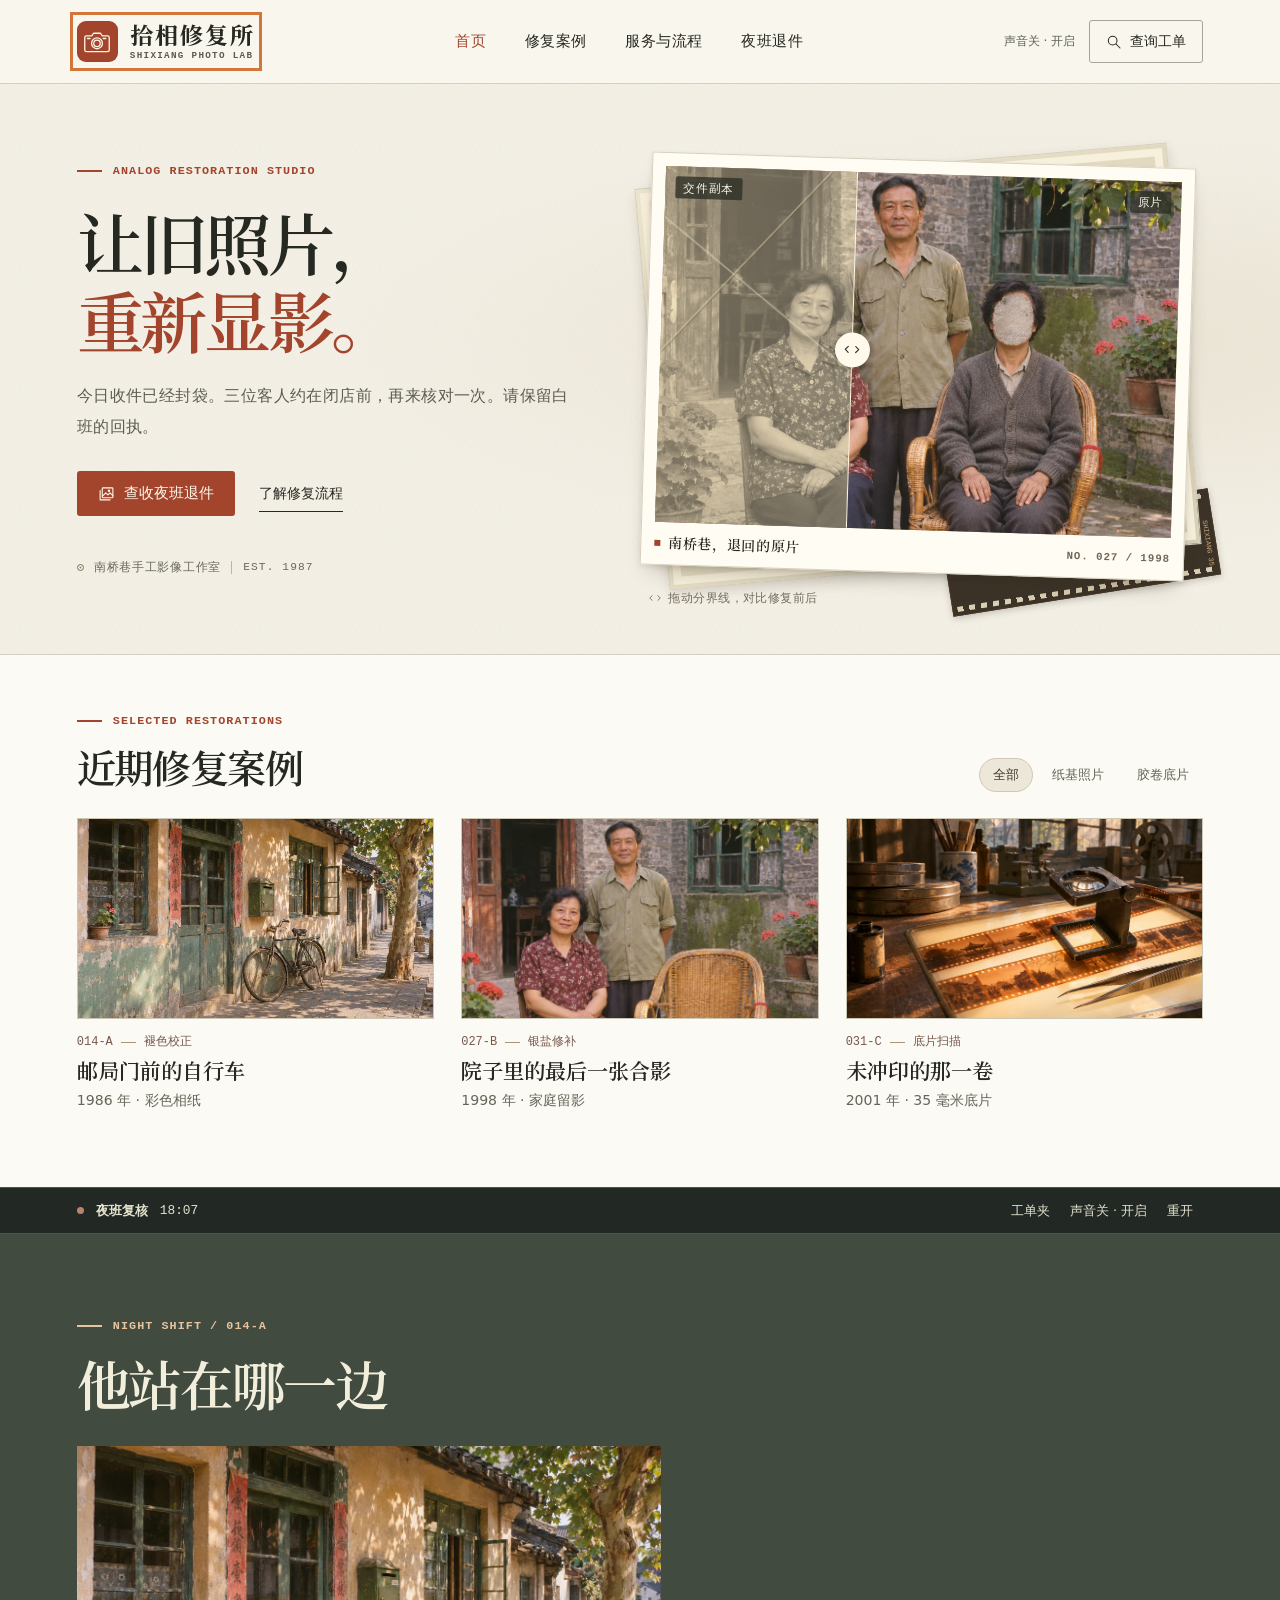
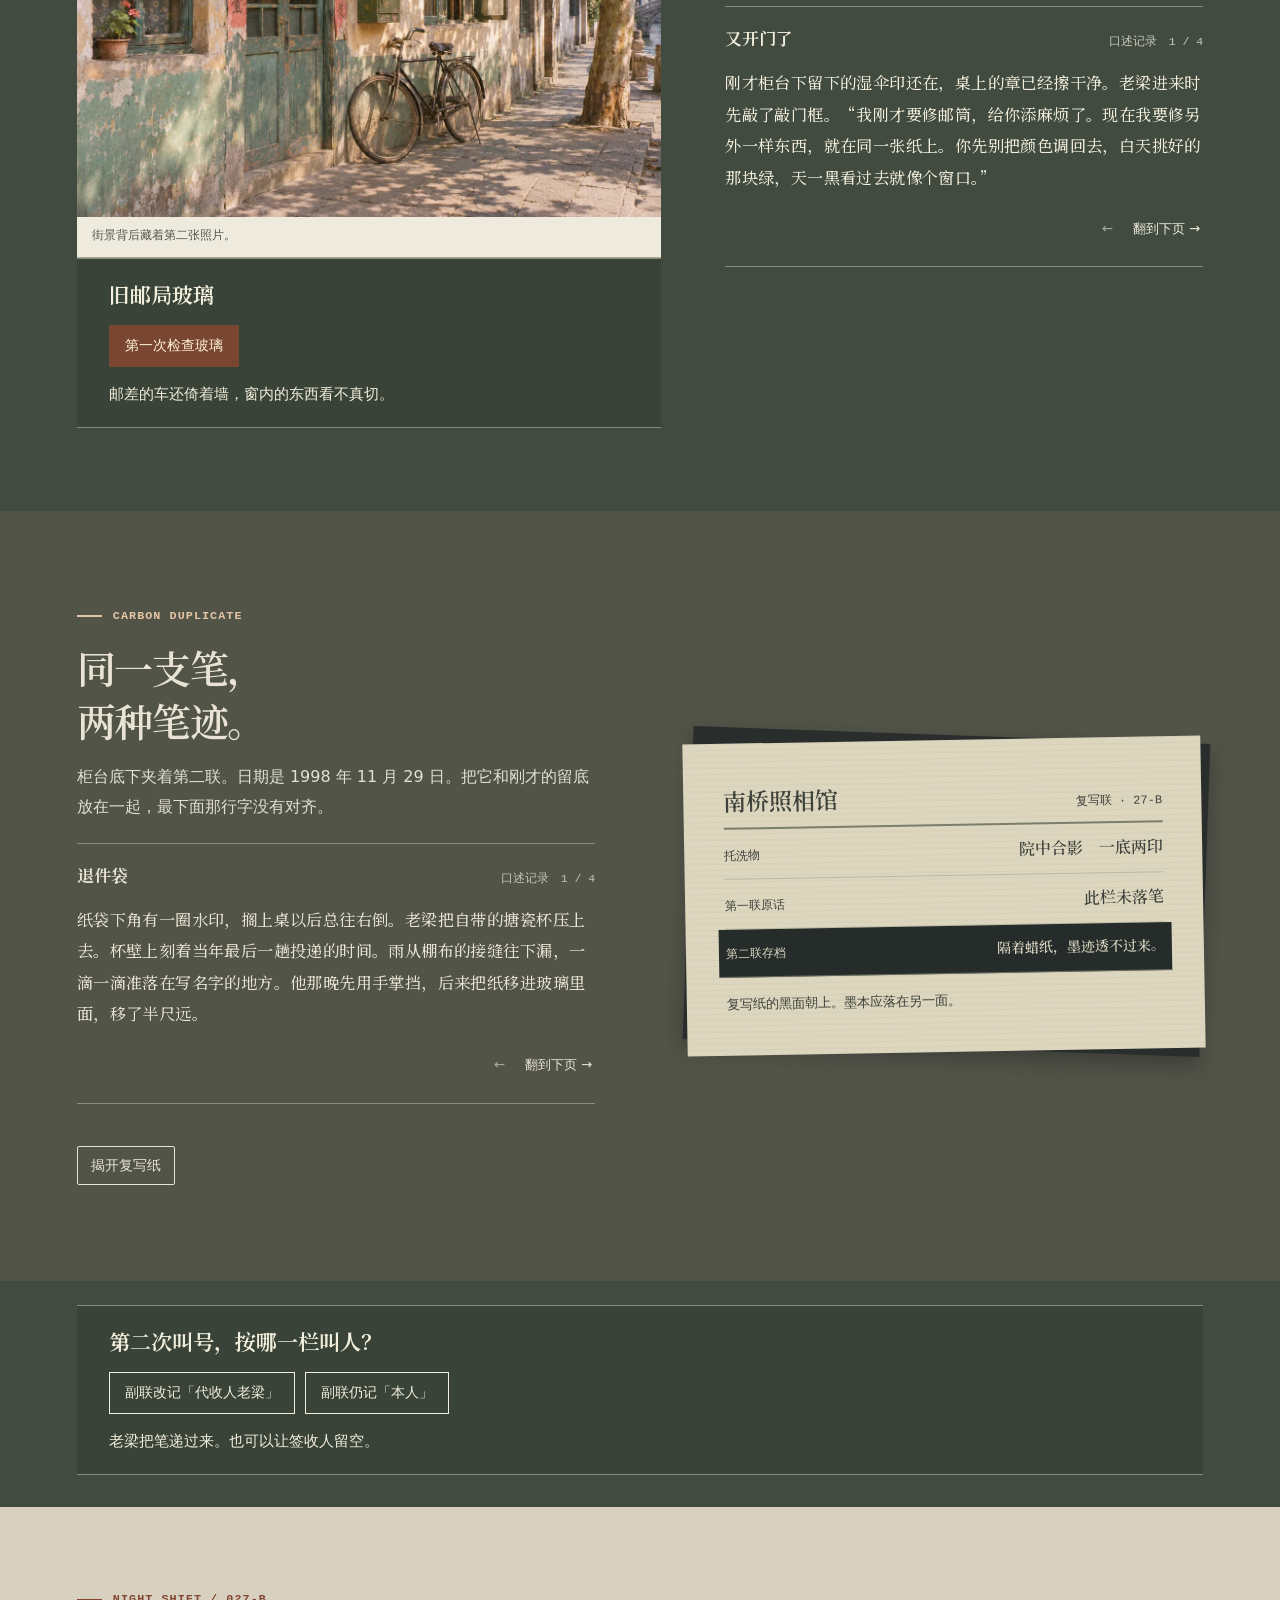
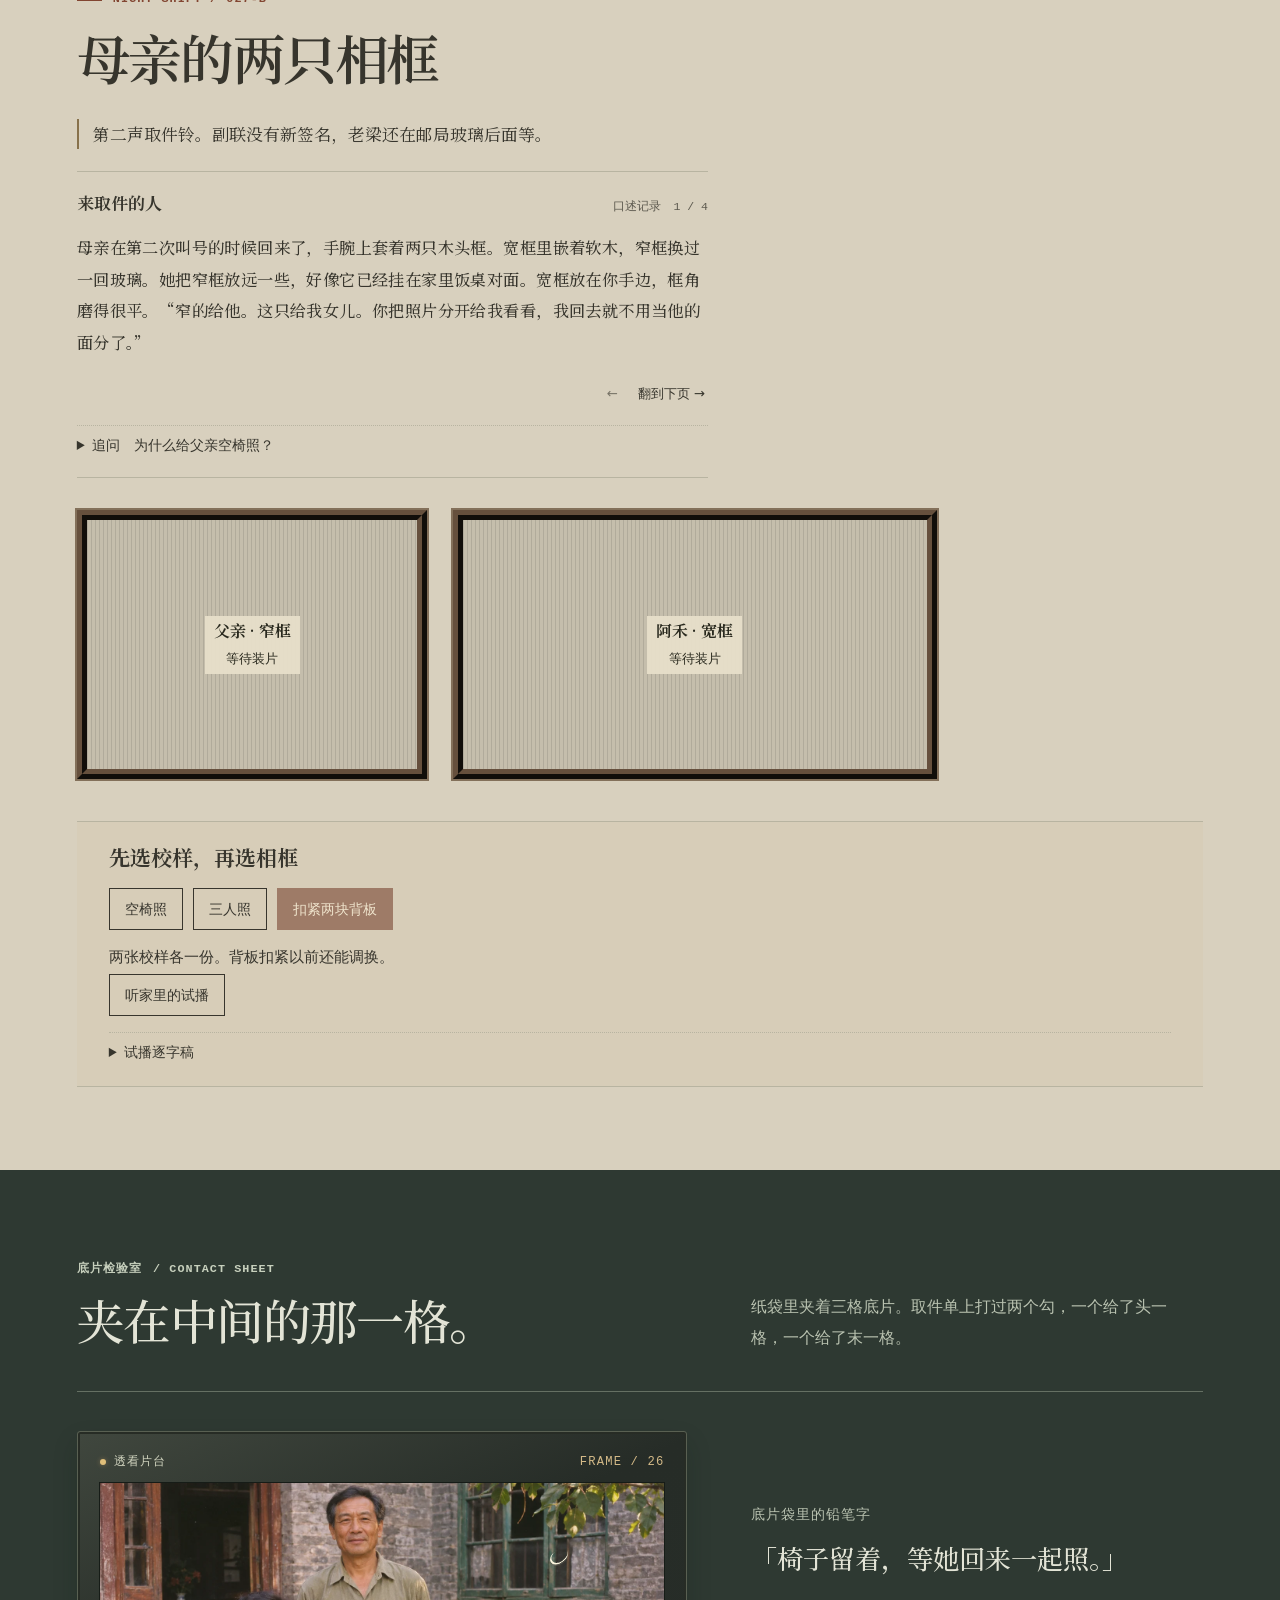
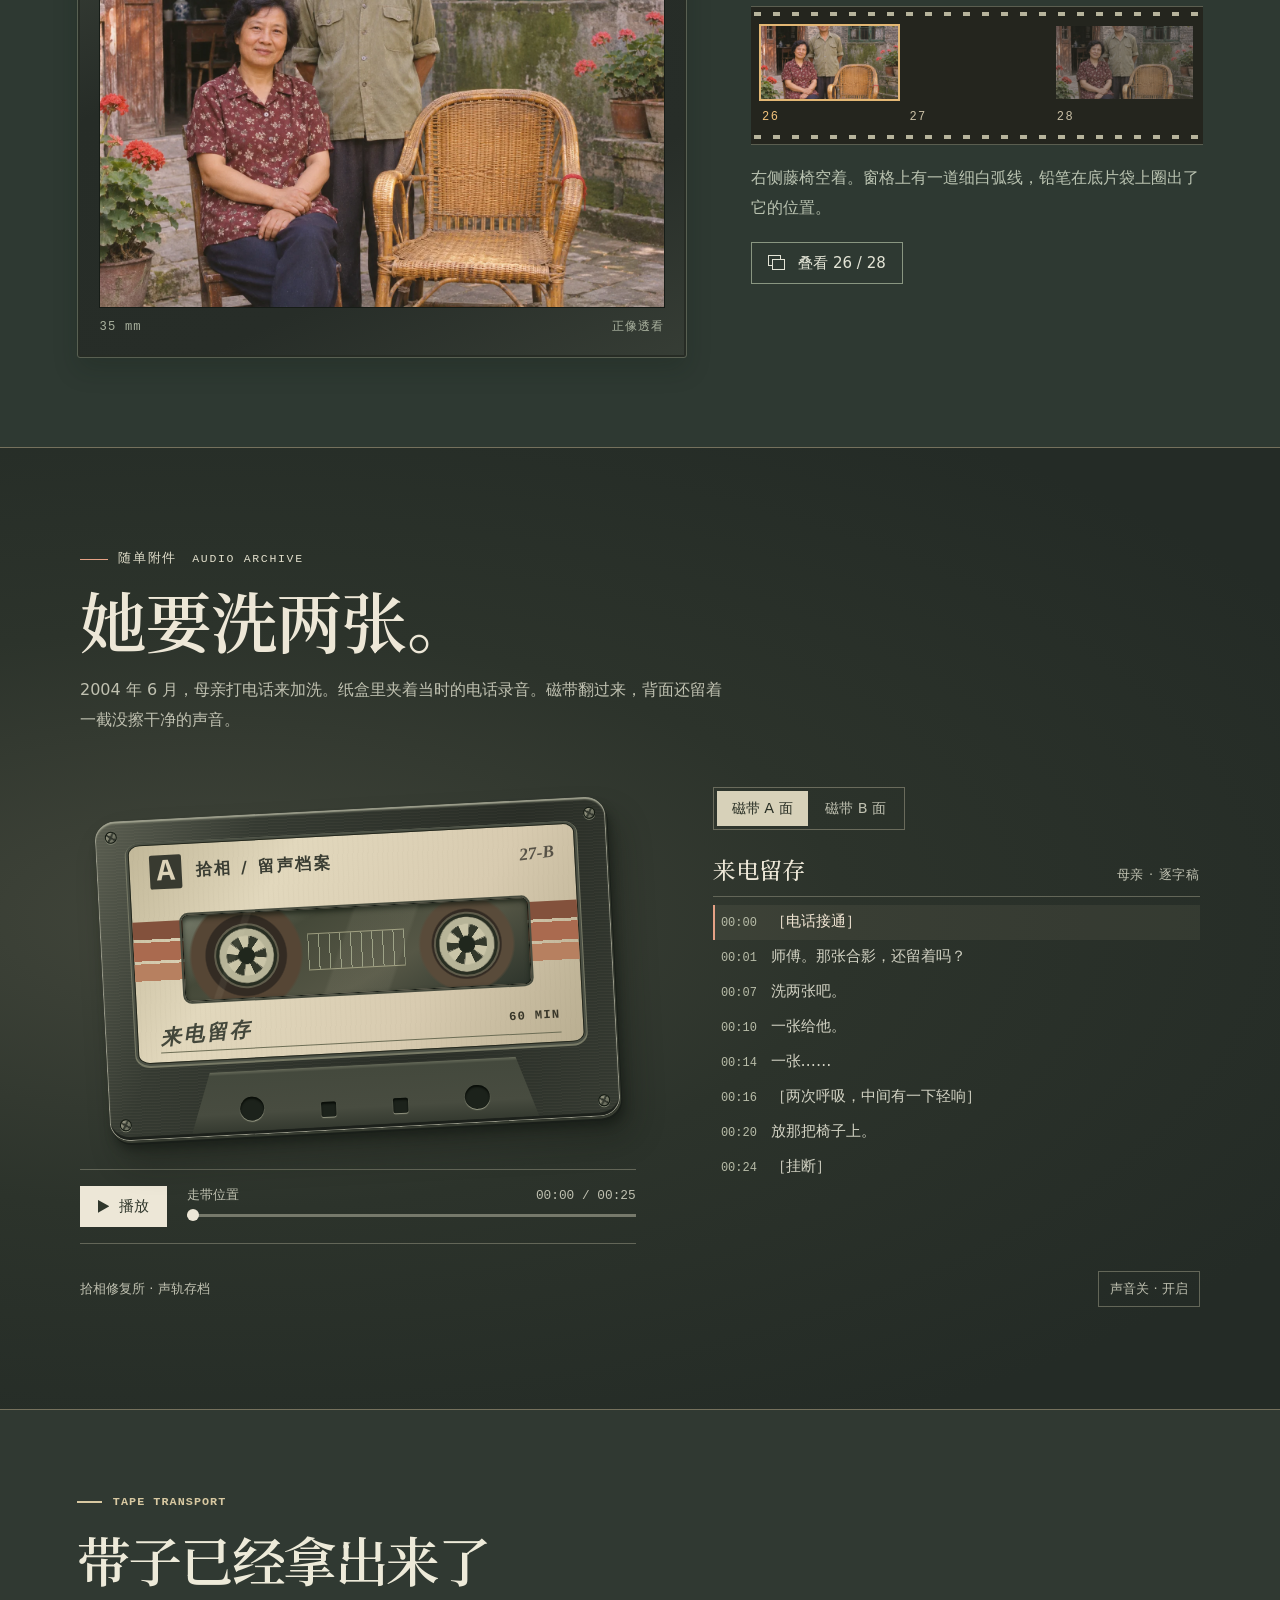
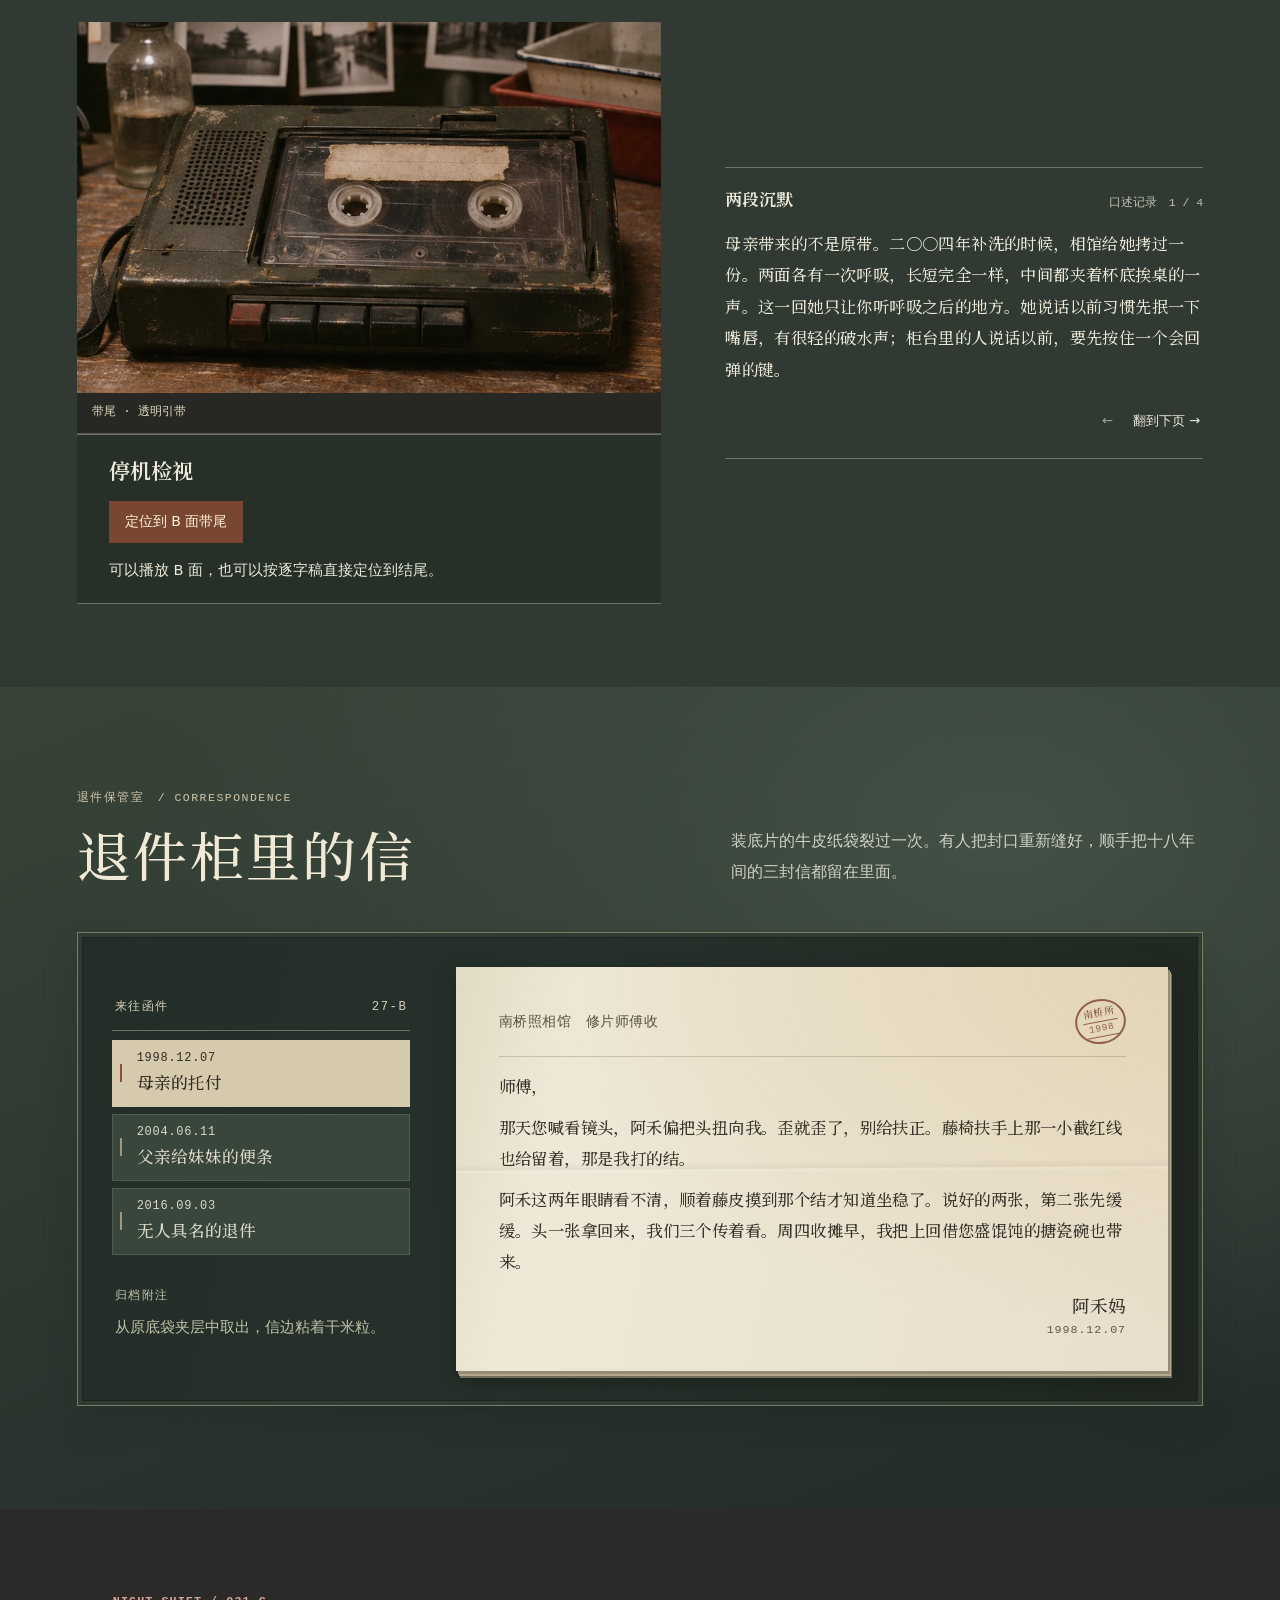
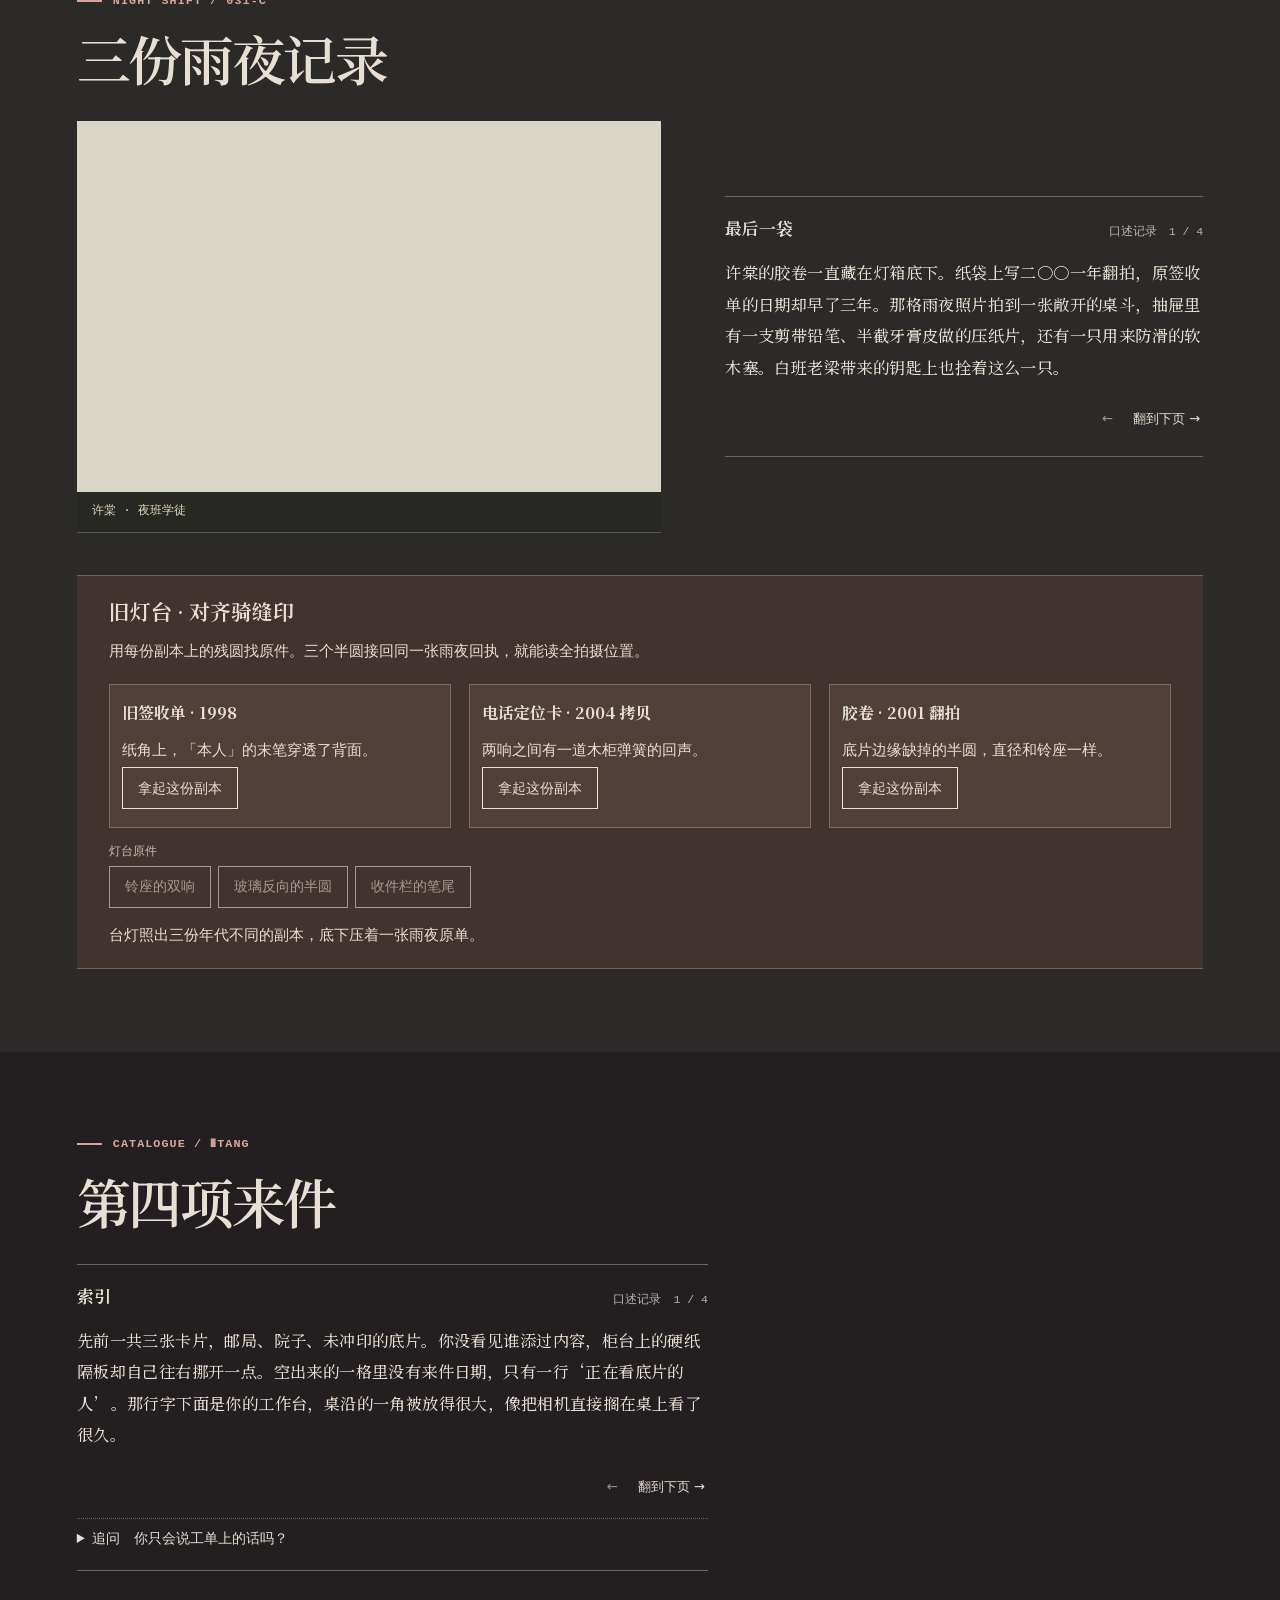
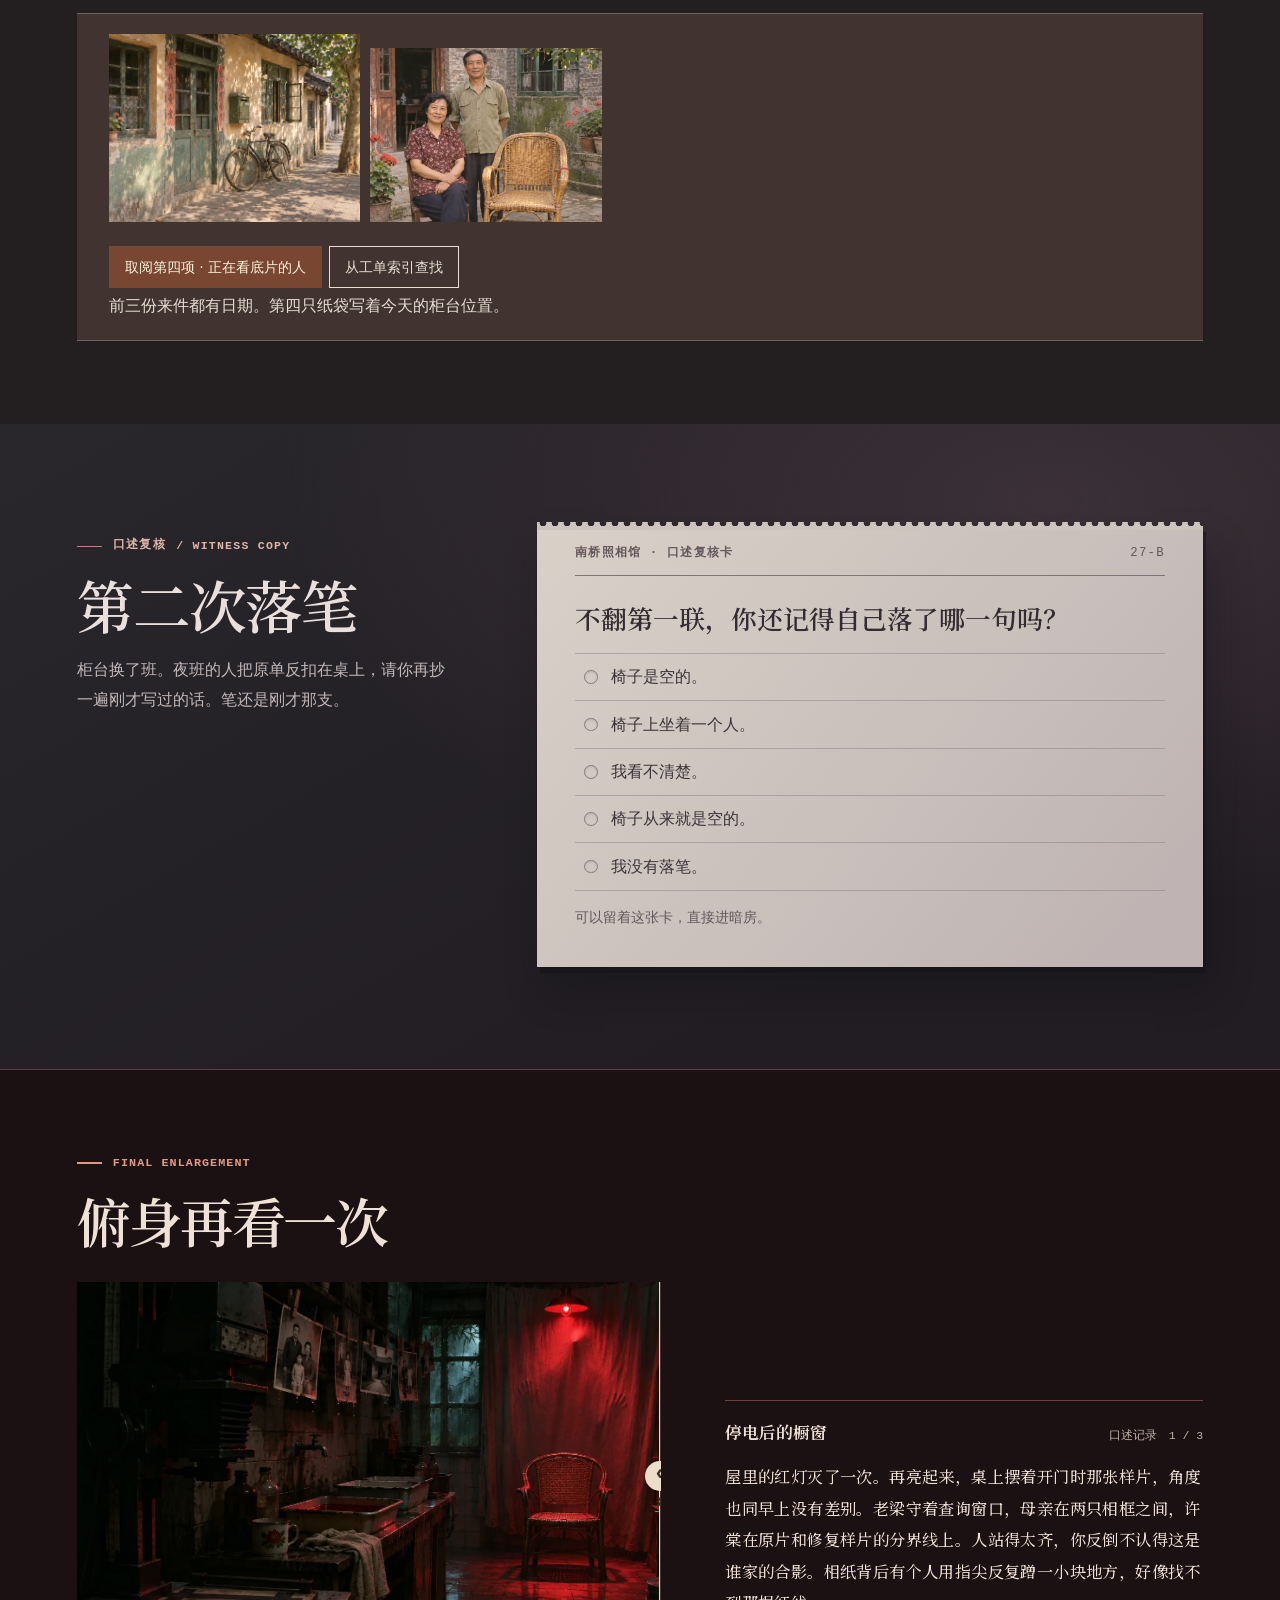
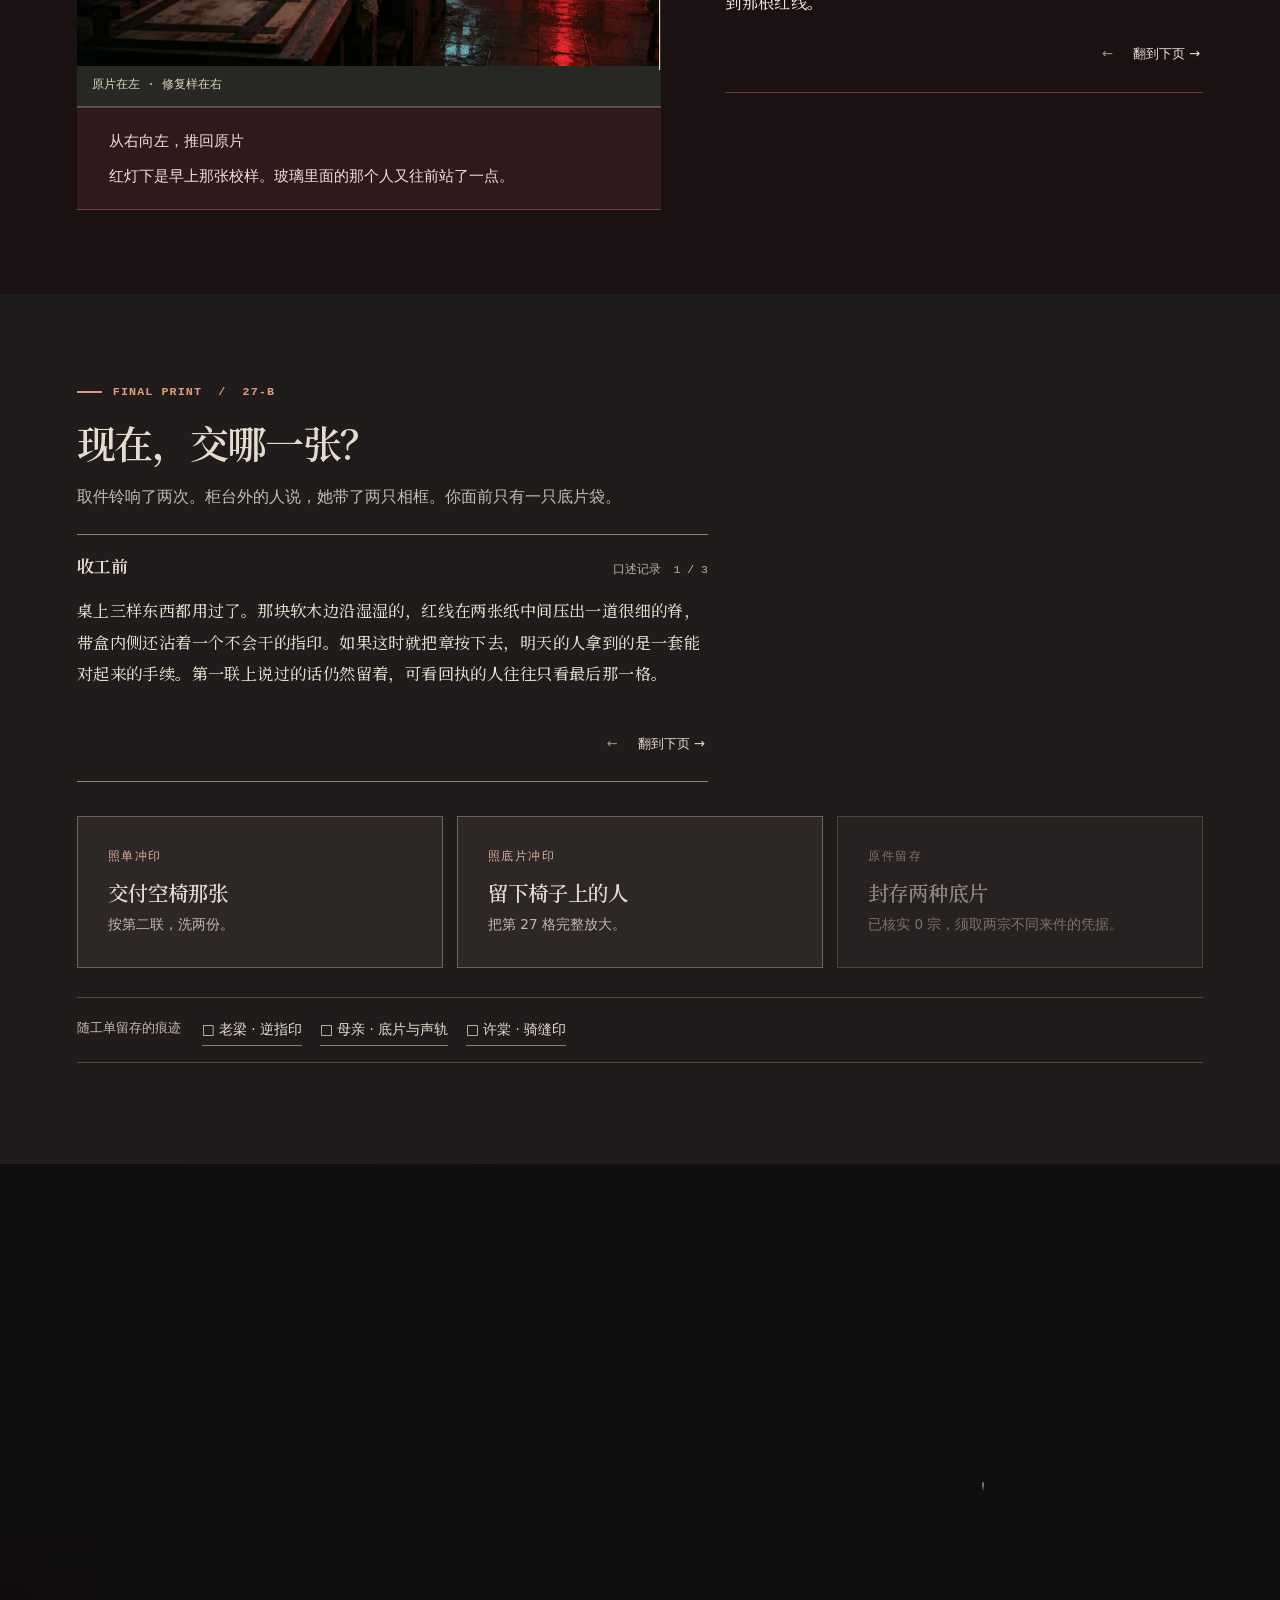
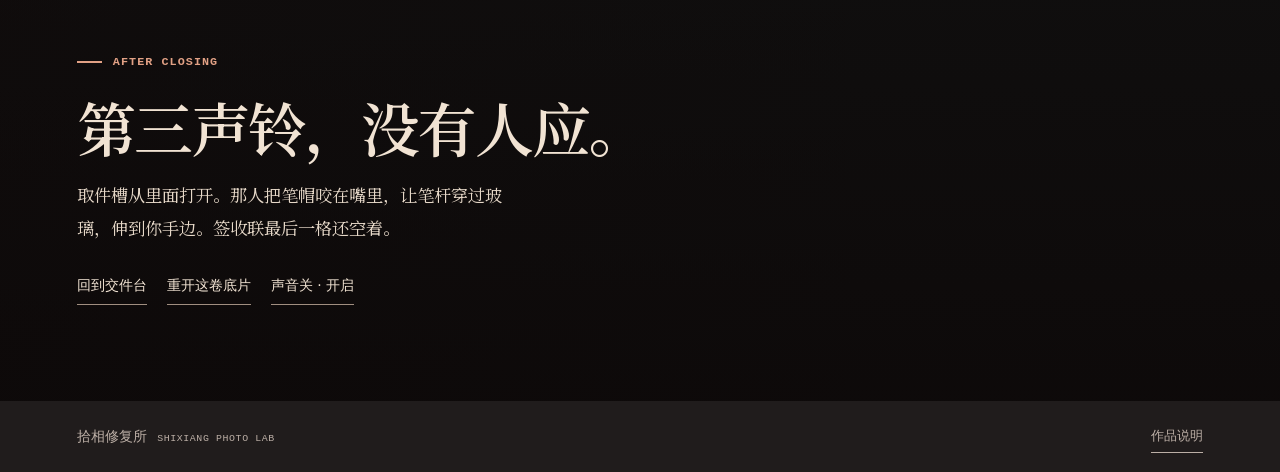
<file: index.html>
<!doctype html>
<html lang="zh-CN">
  <head>
    <meta charset="utf-8" />
    <meta name="viewport" content="width=device-width, initial-scale=1" />
    <meta name="theme-color" content="#f7f3e9" />
    <meta
      name="description"
      content="拾相修复所，南桥巷一家手工影像工作室。查看老照片修复案例，翻阅工单与底片档案。"
    />
    <title>拾相修复所 · 老照片与底片修复</title>
    <link rel="icon" href="./favicon.svg" type="image/svg+xml" />
    <link rel="preload" as="image" href="./assets/album/front.webp" fetchpriority="high" />
    <link rel="stylesheet" href="./studio.css?v=2" />
    <link rel="stylesheet" href="./negative.css" />
    <link rel="stylesheet" href="./tape.css" />
    <link rel="stylesheet" href="./letters.css" />
    <link rel="stylesheet" href="./recall.css" />
    <link rel="stylesheet" href="./shift.css" />
    <script defer src="./playbook.js"></script>
    <script defer src="./sound-desk.js"></script>
    <script defer src="./shift.js"></script>
    <script defer src="./studio.js?v=2"></script>
    <script defer src="./negative.js?v=2"></script>
    <script defer src="./tape.js?v=2"></script>
    <script defer src="./letters.js"></script>
    <script defer src="./recall.js?v=2"></script>
  </head>
  <body>
    <svg class="sprite" aria-hidden="true" xmlns="http://www.w3.org/2000/svg">
      <symbol id="camera" viewBox="0 0 32 32">
        <path d="M4 9h6l2-3h8l2 3h6a2 2 0 0 1 2 2v14a2 2 0 0 1-2 2H4a2 2 0 0 1-2-2V11a2 2 0 0 1 2-2Z" />
        <circle cx="16" cy="17.5" r="6.2" />
        <circle cx="16" cy="17.5" r="3.7" />
        <path d="M5 12h3m15 0h3" />
      </symbol>
      <symbol id="prints" viewBox="0 0 24 24">
        <rect x="6" y="4" width="15" height="14" rx="1.2" />
        <path d="M17 21H3V8m4 7 4-4 3 3 3-3 4 4" />
        <circle cx="15.5" cy="8" r="1" />
      </symbol>
      <symbol id="file" viewBox="0 0 24 24">
        <path d="M3 7h7l2-2h8v14H3Z" />
        <path d="M7 10h9m-9 3h6" />
      </symbol>
      <symbol id="flip" viewBox="0 0 24 24"><path d="M20 8a8 8 0 1 0 0 8m0-13v5h-5" /></symbol>
      <symbol id="search" viewBox="0 0 24 24">
        <circle cx="10" cy="10" r="6.5" />
        <path d="m15 15 6 6" />
      </symbol>
      <symbol id="menu" viewBox="0 0 24 24"><path d="M3 8h18M3 16h18" /></symbol>
      <symbol id="close" viewBox="0 0 24 24"><path d="m5 5 14 14M19 5 5 19" /></symbol>
      <symbol id="drag" viewBox="0 0 24 24"><path d="m7 8-4 4 4 4m10-8 4 4-4 4" /></symbol>
      <symbol id="check" viewBox="0 0 24 24"><path d="m4 12 5 5L20 6" /></symbol>
    </svg>
    <a class="skip" href="#cases">跳至修复案例</a>
    <header class="mast" id="top">
      <div class="frame header-row">
        <a class="brand" href="#top" aria-label="拾相修复所首页"
          ><span class="brand-stamp"
            ><svg class="ico"><use href="#camera" /></svg></span
          ><span><strong>拾相修复所</strong><small>SHIXIANG PHOTO LAB</small></span></a
        >
        <nav class="main-nav" aria-label="主导航">
          <a href="#top" aria-current="page">首页</a><a href="#cases">修复案例</a
          ><button data-service>服务与流程</button><a href="#today" data-archive-link>工单档案</a>
        </nav>
        <div class="head-actions">
          <button class="header-sound" data-master aria-pressed="false">声音关</button>
          <button class="query" data-query>
            <svg class="ico"><use href="#search" /></svg>查询工单</button
          ><button class="menu" aria-controls="compact-nav" aria-expanded="false" aria-label="展开导航">
            <svg class="ico"><use href="#menu" /></svg>
          </button>
        </div>
      </div>
      <nav id="compact-nav" aria-label="移动导航" hidden>
        <a href="#top">首页</a><a href="#cases">修复案例</a><button data-service>服务与流程</button
        ><a href="#today" data-archive-link>工单档案</a><button data-master>声音关</button
        ><button data-restart>重开本卷</button>
      </nav>
    </header>
    <main>
      <section class="showroom" aria-labelledby="hero-title">
        <div class="frame hero-grid">
          <div class="hero-copy">
            <div class="section-kicker"><i></i>ANALOG RESTORATION STUDIO</div>
            <h1 id="hero-title"><span>让旧照片，</span><em>重新显影。</em></h1>
            <p id="hero-intro">
              从发白的银盐相纸，到藏在抽屉里的家庭底片。<br
                class="wide-br"
              />我们手工修复每一张，也保留它原来的样子。
            </p>
            <div class="hero-actions">
              <a class="button rust" id="hero-action" href="#cases"
                ><svg class="ico"><use href="#prints" /></svg><span>浏览修复案例</span></a
              ><button class="text-action" data-service>了解修复流程</button>
            </div>
            <div class="hero-colophon"><i></i>南桥巷手工影像工作室<span>EST. 1987</span></div>
          </div>
          <div class="print-stage">
            <div class="film-tail" aria-hidden="true"><span>SHIXIANG 35</span></div>
            <div class="back-print" aria-hidden="true"></div>
            <figure class="hero-print">
              <div class="comparison" style="--cut: 37%">
                <img
                  class="restored"
                  src="./assets/album/front.webp"
                  alt="旧院里的双人合影，窗前有一把缠红线的空藤椅"
                  width="1448"
                  height="1086"
                  fetchpriority="high"
                />
                <div class="aged" aria-hidden="true">
                  <img src="./assets/album/front.webp" alt="" /><i></i>
                </div>
                <span class="compare-label label-before">原片</span
                ><span class="compare-label label-after">修复后</span>
                <div class="slider-line" aria-hidden="true">
                  <span
                    ><svg class="ico"><use href="#drag" /></svg
                  ></span>
                </div>
                <input
                  type="range"
                  min="0"
                  max="100"
                  value="37"
                  id="compare"
                  aria-label="拖动比较旧照片原片与修复后效果"
                />
              </div>
              <figcaption>
                <span class="caption-square"></span><b id="sample-caption">南桥巷，院中合影</b
                ><span class="film-ref">NO. 027 / 1998</span>
              </figcaption>
            </figure>
            <div class="compare-tip">
              <svg class="ico"><use href="#drag" /></svg>拖动分界线，对比修复前后
            </div>
          </div>
        </div>
      </section>
      <section class="cases" id="cases" aria-labelledby="case-title">
        <div class="frame">
          <div class="section-kicker"><i></i>SELECTED RESTORATIONS</div>
          <div class="cases-intro">
            <h2 id="case-title">近期修复案例</h2>
            <div class="filters" role="group" aria-label="按载体筛选案例">
              <button data-filter="all" aria-pressed="true">全部</button
              ><button data-filter="print" aria-pressed="false">纸基照片</button
              ><button data-filter="film" aria-pressed="false">胶卷底片</button>
            </div>
          </div>
          <div class="case-grid">
            <button class="case" data-case="014-A" data-medium="print">
              <span class="case-img"
                ><img
                  src="./assets/album/street.webp"
                  alt="树影落在南桥邮局门口的旧自行车上"
                  loading="lazy" /></span
              ><span class="case-meta">014-A <i></i> 褪色校正</span><strong>邮局门前的自行车</strong
              ><span class="case-foot">1986 年 · 彩色相纸</span>
            </button>
            <button class="case" data-case="27-B" data-medium="print">
              <span class="case-img"
                ><img src="./assets/album/front.webp" alt="藤椅旁的院中合影" loading="lazy" /></span
              ><span class="case-meta">027-B <i></i> 银盐修补</span><strong>院子里的最后一张合影</strong
              ><span class="case-foot">1998 年 · 家庭留影</span>
            </button>
            <button class="case" data-case="031-C" data-medium="film">
              <span class="case-img"
                ><img
                  src="./assets/album/enlarger.webp"
                  alt="灯箱上摊开的胶卷和看片放大镜"
                  loading="lazy" /></span
              ><span class="case-meta">031-C <i></i> 底片扫描</span><strong>未冲印的那一卷</strong
              ><span class="case-foot">2001 年 · 35 毫米底片</span>
            </button>
          </div>
        </div>
      </section>

      <aside id="workbar" class="workbar" aria-label="柜台操作">
        <div class="frame">
          <span><i></i><b id="shift-label">白班营业</b><time id="shift-clock">09:00</time></span>
          <div>
            <button data-index>工单夹</button><button data-master aria-pressed="false">声音关</button
            ><button data-restart>重开</button>
          </div>
        </div>
      </aside>
      <div id="day-shift">
        <section class="work-section day-paper" id="today">
          <div class="frame">
            <div class="section-kicker"><i></i>DAY SHIFT / 014-A</div>
            <h2>盖子底下的绿</h2>
            <div class="scene-grid">
              <figure class="work-figure">
                <img
                  src="./assets/album/street.webp"
                  id="green-photo"
                  alt="邮筒盖底保留着避光的绿漆"
                  loading="lazy"
                />
                <figcaption>老梁寄存 · 避光处色样</figcaption>
              </figure>
              <div data-script="green"></div>
            </div>
            <div class="toolcard">
              <h3>给邮筒定一份色样</h3>
              <label for="green-tone">比对盖底的绿漆</label
              ><input type="range" min="0" max="100" value="26" id="green-tone" /><output
                id="green-value"
              ></output>
              <button class="work-action" id="seal-green">封存一号色样</button
              ><button data-voice="liang-intro">听老梁说</button>
              <p id="green-slip" role="status"></p>
            </div>
          </div>
        </section>
        <section class="intake story-part" id="intake" aria-labelledby="intake-title">
          <div class="frame">
            <div class="section-kicker"><i></i>PROOF SHEET &nbsp;/&nbsp; 27-B</div>
            <h2 id="intake-title">交件前，帮我们校一次样。</h2>
            <div data-script="thread"></div>
            <div class="intake-grid">
              <div class="proof-board">
                <div class="proof-front">
                  <img
                    src="./assets/album/front.webp"
                    alt="未经本轮校正的合影，右手边的藤椅空着"
                    loading="lazy"
                  /><small>南桥巷旧照相馆留底　1998.11.29</small>
                </div>
                <div class="proof-back" hidden>
                  <span class="postmark">南桥<br />1998</span
                  ><span class="verso-label">2004 年加洗附记 · 蓝色圆珠笔</span>
                  <p>洗两张。一张给他，<br />一张放在那把椅子上。</p>
                  <small>右扶手上的红线千万别修掉，她摸着那个才知道坐哪边。</small>
                </div>
                <button class="flip print-button" aria-pressed="false">
                  <svg class="ico"><use href="#flip" /></svg><span>翻看照片背面</span>
                </button>
              </div>
              <div class="memory-form">
                <span class="work-label">工单 27-B · 校样第一联</span>
                <h3>右手边那把藤椅，<br />你第一眼看见了什么？</h3>
                <p>老师傅习惯先记第一眼，再拿放大镜。第一联落笔后留底，稍后可以取出来逐字核对。</p>
                <fieldset class="observations">
                  <legend>把你的观察写进第一联</legend>
                  <button data-observe="empty">椅子是空的。</button
                  ><button data-observe="person">椅子上坐着一个人。</button
                  ><button data-observe="unsure">我看不清楚。</button>
                </fieldset>
                <button class="work-action" id="seal-thread">保留红线，封存二号原片</button
                ><button data-voice="mother-intro">听母亲说</button>
                <p id="observation-status" class="writing-status" aria-live="polite">也可以把第一联留白。</p>
              </div>
            </div>
          </div>
        </section>
        <section class="work-section day-paper" id="day-tape">
          <div class="frame">
            <div class="section-kicker"><i></i>DAY SHIFT / 031-C</div>
            <h2>把尾音留下</h2>
            <div class="scene-grid">
              <figure class="work-figure">
                <img src="./assets/shift/tape-day.webp" alt="白班录音机，两只普通带轮" loading="lazy" />
                <figcaption>交班来电 · 工作副本</figcaption>
              </figure>
              <div data-script="hangup"></div>
            </div>
            <div class="toolcard">
              <h3>给真正的挂机点做记号</h3>
              <button data-voice="xu-day">播放柜台来电</button>
              <details>
                <summary>读逐字稿与声音位置</summary>
                <div data-transcript="xu-day"></div>
              </details>
              <div class="option-row">
                <button data-cutpoint="plastic">听筒碰底座</button
                ><button data-cutpoint="line">叉簧落下，底噪消失</button
                ><button data-cutpoint="voice">最后一句说完</button>
              </div>
              <p id="cut-slip" role="status"></p>
            </div>
          </div>
        </section>
        <section id="day-close" class="work-section shift-stamp">
          <div class="frame">
            <div class="section-kicker"><i></i>COUNTER COPY</div>
            <h2>收据的骑缝</h2>
            <div class="scene-grid">
              <div class="ticketboard">
                <h3>白班留件单</h3>
                <div data-receipts></div>
                <button class="work-action" id="close-day">盖交班章</button>
                <p>未经手的栏位留空。继续下翻，由柜台结班。</p>
              </div>
              <div data-script="stamp"></div>
            </div>
          </div>
        </section>
        <div id="shift-seam" aria-hidden="true"></div>
      </div>
      <div id="night-shift" hidden>
        <section id="post" class="work-section night-moss">
          <div class="frame">
            <div class="section-kicker"><i></i>NIGHT SHIFT / 014-A</div>
            <h2>他站在哪一边</h2>
            <div class="scene-grid">
              <div class="bench-column">
                <figure class="work-figure evidence-photo">
                  <img
                    id="post-photo"
                    src="./assets/album/street.webp"
                    alt="夜班送回的一号街景"
                    loading="lazy"
                  />
                  <figcaption id="post-caption">街景背后藏着第二张照片。</figcaption>
                </figure>
                <div class="toolcard">
                  <h3>旧邮局玻璃</h3>
                  <button id="focus-post" class="work-action">第一次检查玻璃</button
                  ><button data-voice="liang-sign" id="play-sign" hidden>听老梁的证词</button>
                  <p id="post-note" role="status"></p>
                </div>
              </div>
              <div data-script="glass"></div>
            </div>
          </div>
        </section>
        <section class="carbon story-part" id="carbon" aria-labelledby="carbon-title">
          <div class="frame carbon-grid">
            <div class="carbon-copy">
              <div class="section-kicker"><i></i>CARBON DUPLICATE</div>
              <h2 id="carbon-title">同一支笔，<br />两种笔迹。</h2>
              <p>
                柜台底下夹着第二联。日期是 1998 年 11 月 29
                日。把它和刚才的留底放在一起，最下面那行字没有对齐。
              </p>
              <div data-script="carbon"></div>
              <button class="outline-action" id="lift-carbon" aria-pressed="false">揭开复写纸</button>
            </div>
            <div class="carbon-stack">
              <div class="carbon-slip">
                <div class="slip-top"><b>南桥照相馆</b><span>复写联 · 27-B</span></div>
                <div class="slip-row"><span>托洗物</span><b>院中合影　一底两印</b></div>
                <div class="slip-row"><span>第一联原话</span><b id="first-quote">此栏未落笔</b></div>
                <div class="slip-row under-row">
                  <span>第二联存档</span><b id="second-quote">隔着蜡纸，墨迹透不过来。</b>
                </div>
                <p id="carbon-result" aria-live="polite">复写纸的黑面朝上。墨本应落在另一面。</p>
              </div>
            </div>
          </div>
        </section>
        <section class="work-section night-moss compact">
          <div class="frame toolcard">
            <h3>第二次叫号，按哪一栏叫人？</h3>
            <div class="option-row">
              <button data-signer="liang">副联改记「代收人老梁」</button
              ><button data-signer="self">副联仍记「本人」</button>
            </div>
            <p id="sign-slip" role="status"></p>
          </div>
        </section>
        <section class="work-section frame-room" id="family">
          <div class="frame">
            <div class="section-kicker"><i></i>NIGHT SHIFT / 027-B</div>
            <h2>母亲的两只相框</h2>
            <p id="second-call"></p>
            <div data-script="frames"></div>
            <div class="frame-pair">
              <button data-slot="father">
                <span>父亲 · 窄框</span><img alt="" hidden /><small>等待装片</small></button
              ><button data-slot="daughter">
                <span>阿禾 · 宽框</span><img alt="" hidden /><small>等待装片</small>
              </button>
            </div>
            <div class="toolcard">
              <h3>先选校样，再选相框</h3>
              <div class="option-row">
                <button data-print="empty">空椅照</button><button data-print="three">三人照</button
                ><button id="seal-frames" class="work-action">扣紧两块背板</button>
              </div>
              <p id="frame-slip" role="status"></p>
              <button data-voice="home-trial">听家里的试播</button>
              <details>
                <summary>试播逐字稿</summary>
                <div data-transcript="home-trial"></div>
              </details>
            </div>
          </div>
        </section>
        <section id="negatives" class="story-part" aria-labelledby="negative-title"></section>
        <section id="tape" class="story-part" aria-labelledby="tape-title"></section>
        <section class="work-section spool-room" id="spool">
          <div class="frame">
            <div class="section-kicker"><i></i>TAPE TRANSPORT</div>
            <h2>带子已经拿出来了</h2>
            <div class="scene-grid">
              <div class="bench-column">
                <figure class="work-figure">
                  <img
                    id="spool-photo"
                    src="./assets/shift/tape-day.webp"
                    loading="lazy"
                    alt="同一台录音机"
                  />
                  <figcaption id="spool-caption">带尾 · 透明引带</figcaption>
                </figure>
                <div class="toolcard">
                  <h3>停机检视</h3>
                  <button class="work-action" id="eject">定位到 B 面带尾</button>
                  <p id="spool-note" role="status"></p>
                  <div id="split" hidden>
                    <button data-voice="split-mother">独听母亲</button
                    ><button data-voice="split-clerk">独听提示者</button>
                    <details>
                      <summary>对读两声道</summary>
                      <div data-transcript="split-mother"></div>
                      <div data-transcript="split-clerk"></div>
                    </details>
                  </div>
                </div>
              </div>
              <div data-script="spool"></div>
            </div>
          </div>
        </section>
        <section id="letters" class="story-part" aria-labelledby="letters-title"></section>
        <section class="work-section clerk-room" id="apprentice">
          <div class="frame">
            <div class="section-kicker"><i></i>NIGHT SHIFT / 031-C</div>
            <h2>三份雨夜记录</h2>
            <div class="scene-grid">
              <figure class="work-figure">
                <img
                  id="clerk-photo"
                  src="./assets/shift/xu-shift.webp"
                  loading="lazy"
                  alt="穿着灰工作衫的许棠"
                />
                <figcaption id="clerk-name">许棠 · 夜班学徒</figcaption>
              </figure>
              <div data-script="register"></div>
            </div>
            <div class="toolcard register-board">
              <h3>旧灯台 · 对齐骑缝印</h3>
              <p>用每份副本上的残圆找原件。三个半圆接回同一张雨夜回执，就能读全拍摄位置。</p>
              <div id="register-slots"></div>
              <p id="register-result" role="status"></p>
            </div>
          </div>
        </section>
        <section id="fourth" class="work-section clerk-room">
          <div class="frame">
            <div class="section-kicker"><i></i>CATALOGUE / �TANG</div>
            <h2>第四项来件</h2>
            <div data-script="menu"></div>
            <div class="inset-menu">
              <div class="mini-cases">
                <img src="./assets/album/street.webp" alt="邮局缩略图" loading="lazy" /><img
                  src="./assets/album/front.webp"
                  alt="母亲的缩略图"
                  loading="lazy"
                /><img src="./assets/shift/xu-shift.webp" alt="学徒的缩略图" loading="lazy" />
              </div>
              <button class="work-action" data-fourth>取阅第四项 · 正在看底片的人</button
              ><button data-index>从工单索引查找</button>
              <p data-menu-message role="status"></p>
            </div>
          </div>
        </section>
        <section id="recall" class="story-part" aria-labelledby="recall-title"></section>

        <section id="darkroom" class="work-section lens-room">
          <div class="frame">
            <div class="section-kicker"><i></i>FINAL ENLARGEMENT</div>
            <h2>俯身再看一次</h2>
            <div class="scene-grid">
              <div class="bench-column">
                <figure class="work-figure final-view">
                  <img
                    id="near-print"
                    src="./assets/album/darkroom.webp"
                    alt="红灯暗房与白班留下的空椅"
                  /><span class="final-divider"></span
                  ><input id="last-cut" type="range" min="0" max="100" value="100" />
                  <figcaption>原片在左 · 修复样在右</figcaption>
                </figure>
                <div class="toolcard">
                  <label for="last-cut">从右向左，推回原片</label>
                  <p id="lens-note"></p>
                </div>
              </div>
              <div data-script="lens"></div>
            </div>
            <div class="counter-roles" id="counter-roles" hidden>
              <button data-customer="liang">老梁 · 查件窗口</button
              ><button data-customer="mother">母亲 · 相框台</button
              ><button data-customer="xu">许棠 · 印章按钮</button><a href="#top">回首页看柜台 ↗</a>
            </div>
          </div>
        </section>
        <section class="delivery story-part" id="delivery" aria-labelledby="delivery-title">
          <div class="frame">
            <div class="section-kicker"><i></i>FINAL PRINT &nbsp;/&nbsp; 27-B</div>
            <h2 id="delivery-title">现在，交哪一张？</h2>
            <p class="delivery-lede">取件铃响了两次。柜台外的人说，她带了两只相框。你面前只有一只底片袋。</p>
            <div data-script="handoff"></div>
            <div class="decisions" role="group" aria-label="选择交付方式">
              <button data-ending="order">
                <span>照单冲印</span><strong>交付空椅那张</strong><small>按第二联，洗两份。</small>
              </button>
              <button data-ending="restore">
                <span>照底片冲印</span><strong>留下椅子上的人</strong><small>把第 27 格完整放大。</small>
              </button>
              <button data-ending="both">
                <span>原件留存</span><strong>封存两种底片</strong
                ><small id="both-hint">取回两处可核对的原始痕迹。</small>
              </button>
            </div>
            <div class="evidence-box">
              <span>随工单留存的痕迹</span>
              <div class="evidence-links">
                <a data-proof="post" href="#post">老梁 · 逆指印</a
                ><a data-proof="family" href="#negatives">母亲 · 底片与声轨</a
                ><a data-proof="clerk" href="#apprentice">许棠 · 骑缝印</a>
              </div>
            </div>
            <p id="decision-status" aria-live="polite"></p>
          </div>
        </section>
        <section class="aftermath" id="aftermath" aria-labelledby="end-title" hidden>
          <div class="frame aftermath-grid">
            <div class="return-print">
              <img id="return-photo" src="./assets/album/front.webp" alt="" loading="lazy" /><span
                id="return-stamp"
              ></span
              ><span id="return-caption"></span>
            </div>
            <div class="return-copy">
              <div class="section-kicker"><i></i>COLLECTION RECEIPT</div>
              <h2 id="end-title" tabindex="-1"></h2>
              <p id="end-text"></p>
              <p id="end-last"></p>
              <button id="end-voice" class="text-action">听取件人再说一句</button>
              <div class="return-actions"><a href="#coda" class="button rust">随取件人走到门外</a></div>
            </div>
          </div>
        </section>
        <section class="coda" id="coda" aria-labelledby="coda-title">
          <img
            src="./assets/album/window.webp"
            alt="深夜关门后的照相馆，窗内留着藤椅，玻璃上映出一家人的影子"
            loading="lazy"
          /><img id="window-layer" hidden alt="" aria-hidden="true" loading="lazy" /><i
            class="window-drop"
            aria-hidden="true"
          ></i>
          <div class="frame">
            <div class="section-kicker"><i></i>AFTER CLOSING</div>
            <h2 id="coda-title">门铃响了第三次。</h2>
            <p id="coda-line">
              你没有应声。隔着打烊的橱窗，能看见柜台前多出一个浅白的人形。雨水沿玻璃往下淌，只有它脸上的那一滴，慢慢往上走。
            </p>
            <div class="coda-actions">
              <a id="coda-back" href="#delivery">回到交件台</a><button data-reset>重开这卷底片</button
              ><button data-master aria-pressed="false">声音关</button>
            </div>
          </div>
        </section>
      </div>
    </main>
    <footer>
      <div class="frame">
        <span>拾相修复所 <small>SHIXIANG PHOTO LAB</small></span
        ><button class="text-action" data-about>作品说明</button>
      </div>
    </footer>
    <dialog id="desk-dialog" aria-labelledby="desk-heading">
      <div class="dialog-inner">
        <div class="dialog-mast">
          <span>SHIXIANG PHOTO LAB</span><button class="dialog-utility" data-restart>重开</button
          ><button class="dialog-utility" data-master>声音关</button
          ><button class="icon-button" id="dialog-close" aria-label="关闭窗口">
            <svg class="ico"><use href="#close" /></svg>
          </button>
        </div>
        <h2 id="desk-heading" tabindex="-1"></h2>
        <div id="desk-content"></div>
      </div>
    </dialog>
    <dialog id="closeup" aria-labelledby="closeup-line">
      <img id="closeup-img" alt="" />
      <div class="cut-controls">
        <button data-master>声音关</button><button data-restart>重开</button
        ><button id="leave-cut">退出特写</button>
      </div>
      <p id="closeup-line"></p>
    </dialog>
    <div id="ink-cut" hidden aria-hidden="true"><span>交班</span></div>
    <div id="sound-status" role="status" hidden></div>
  </body>
</html>
</file>
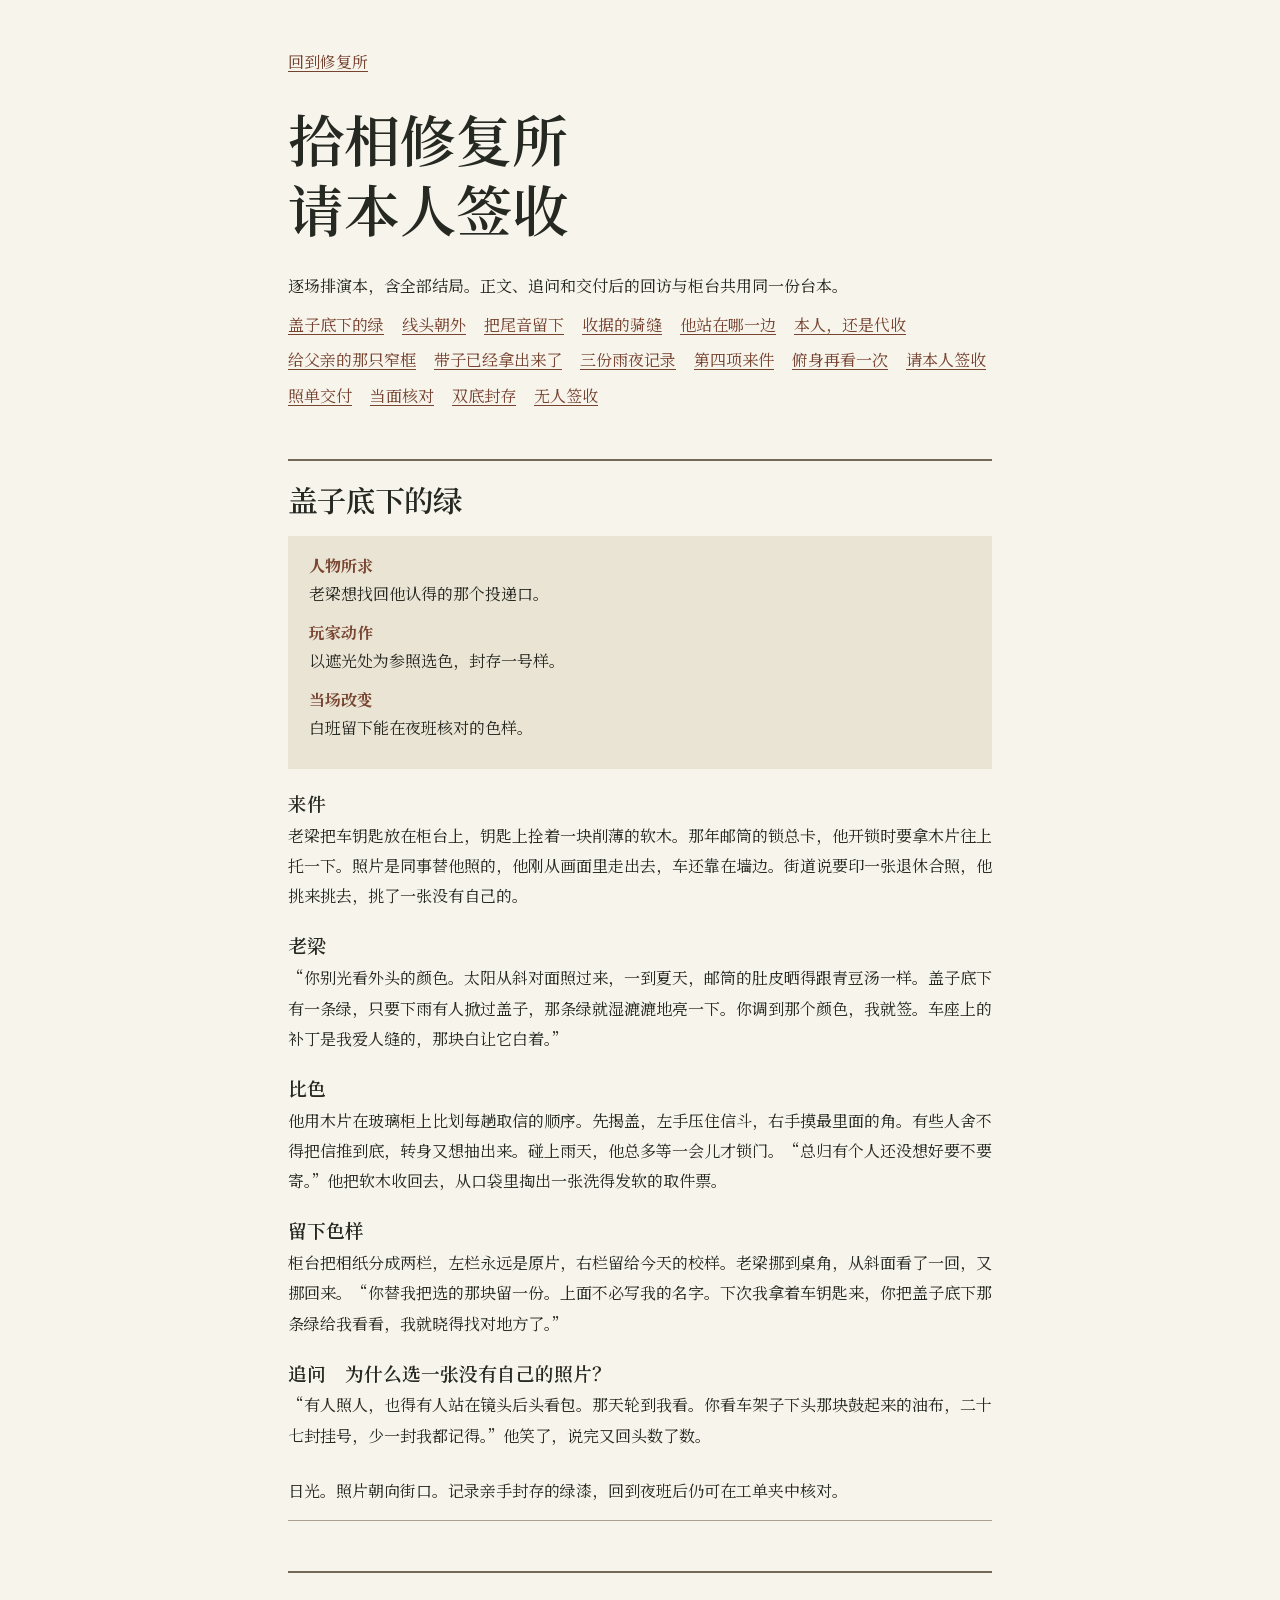
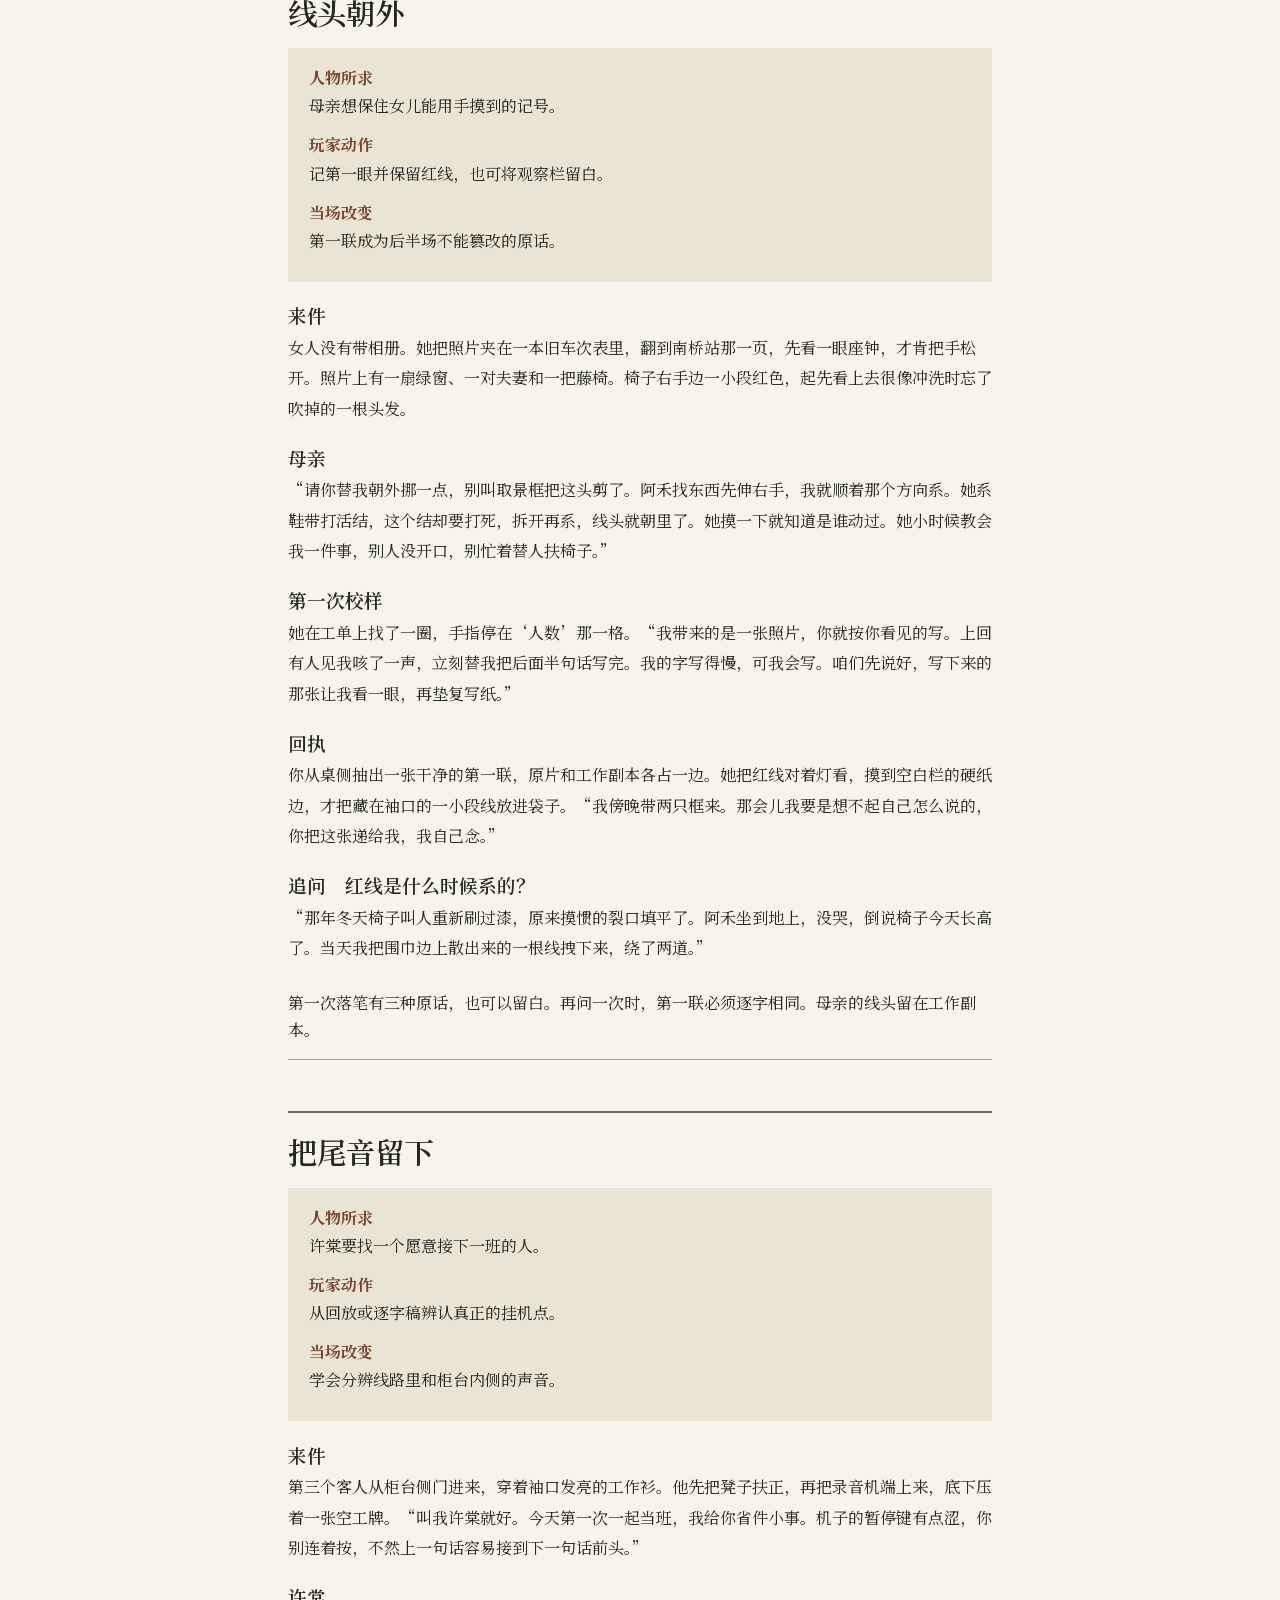
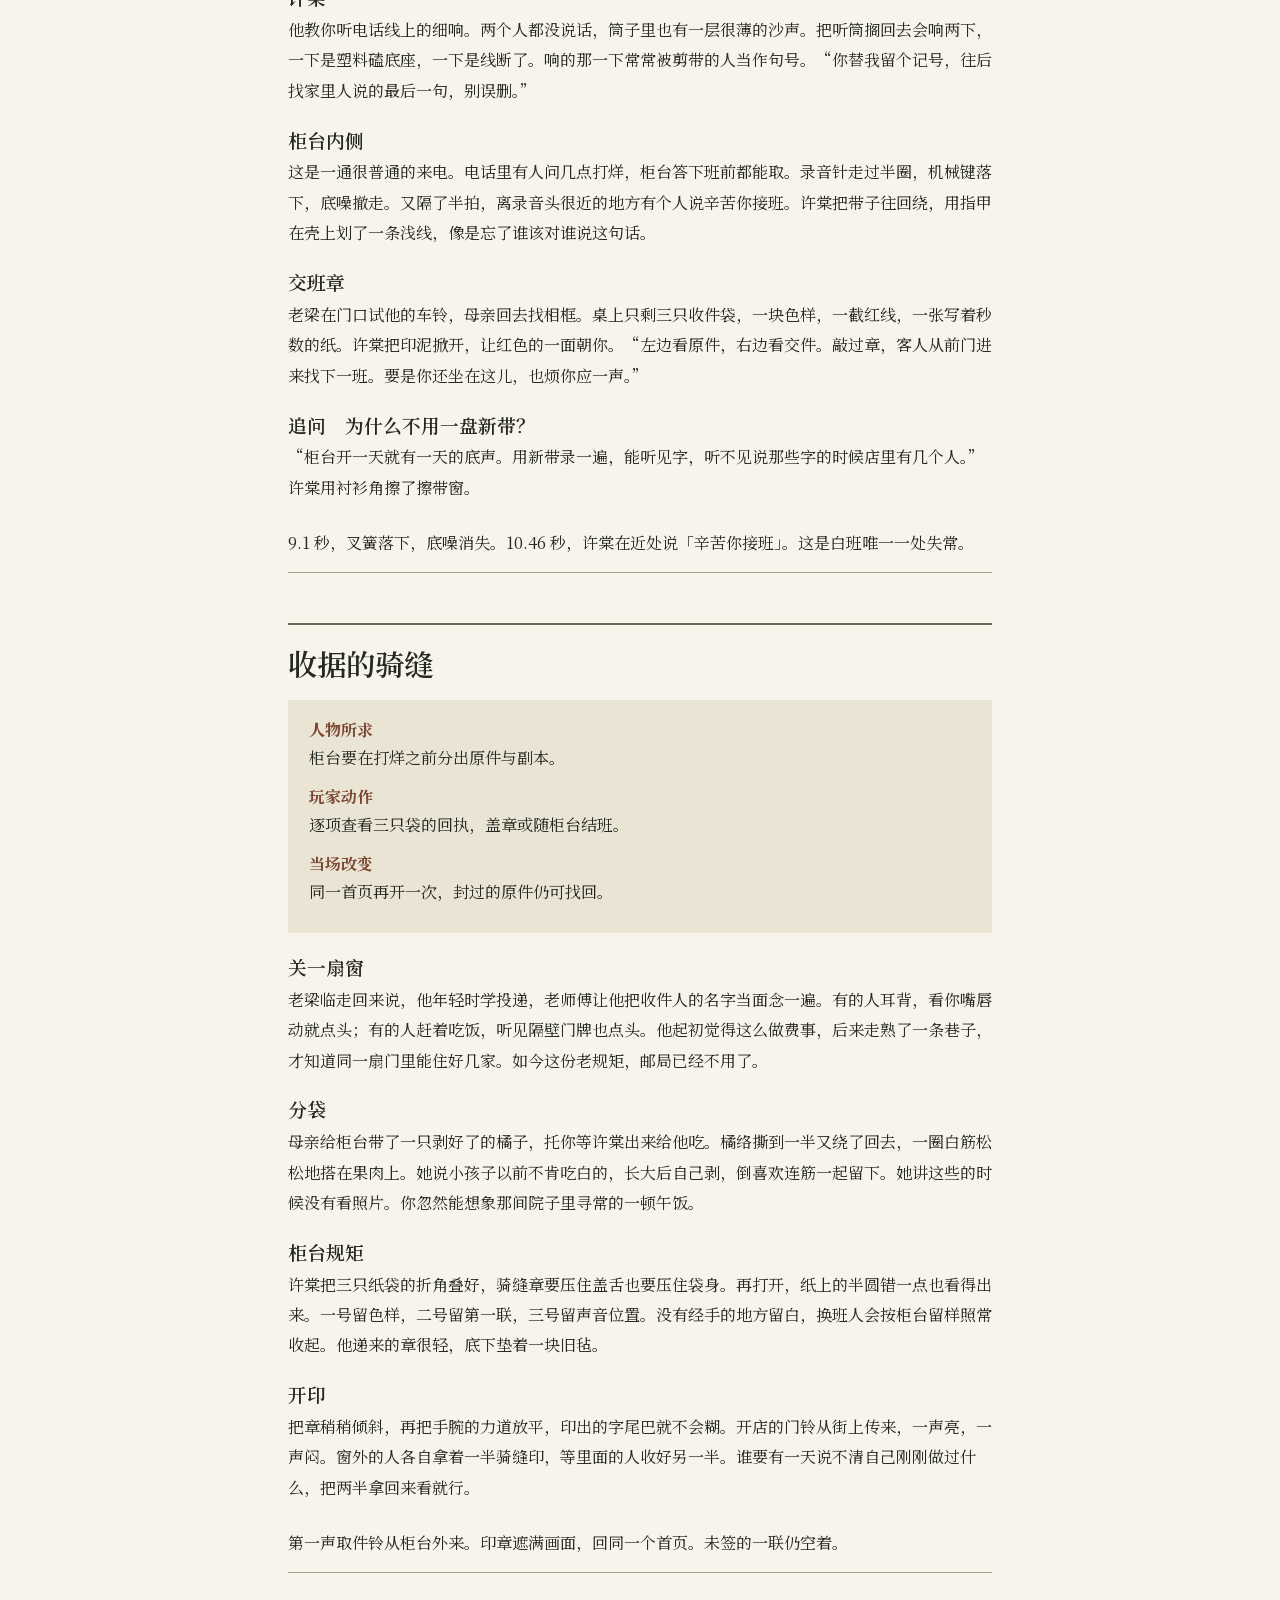
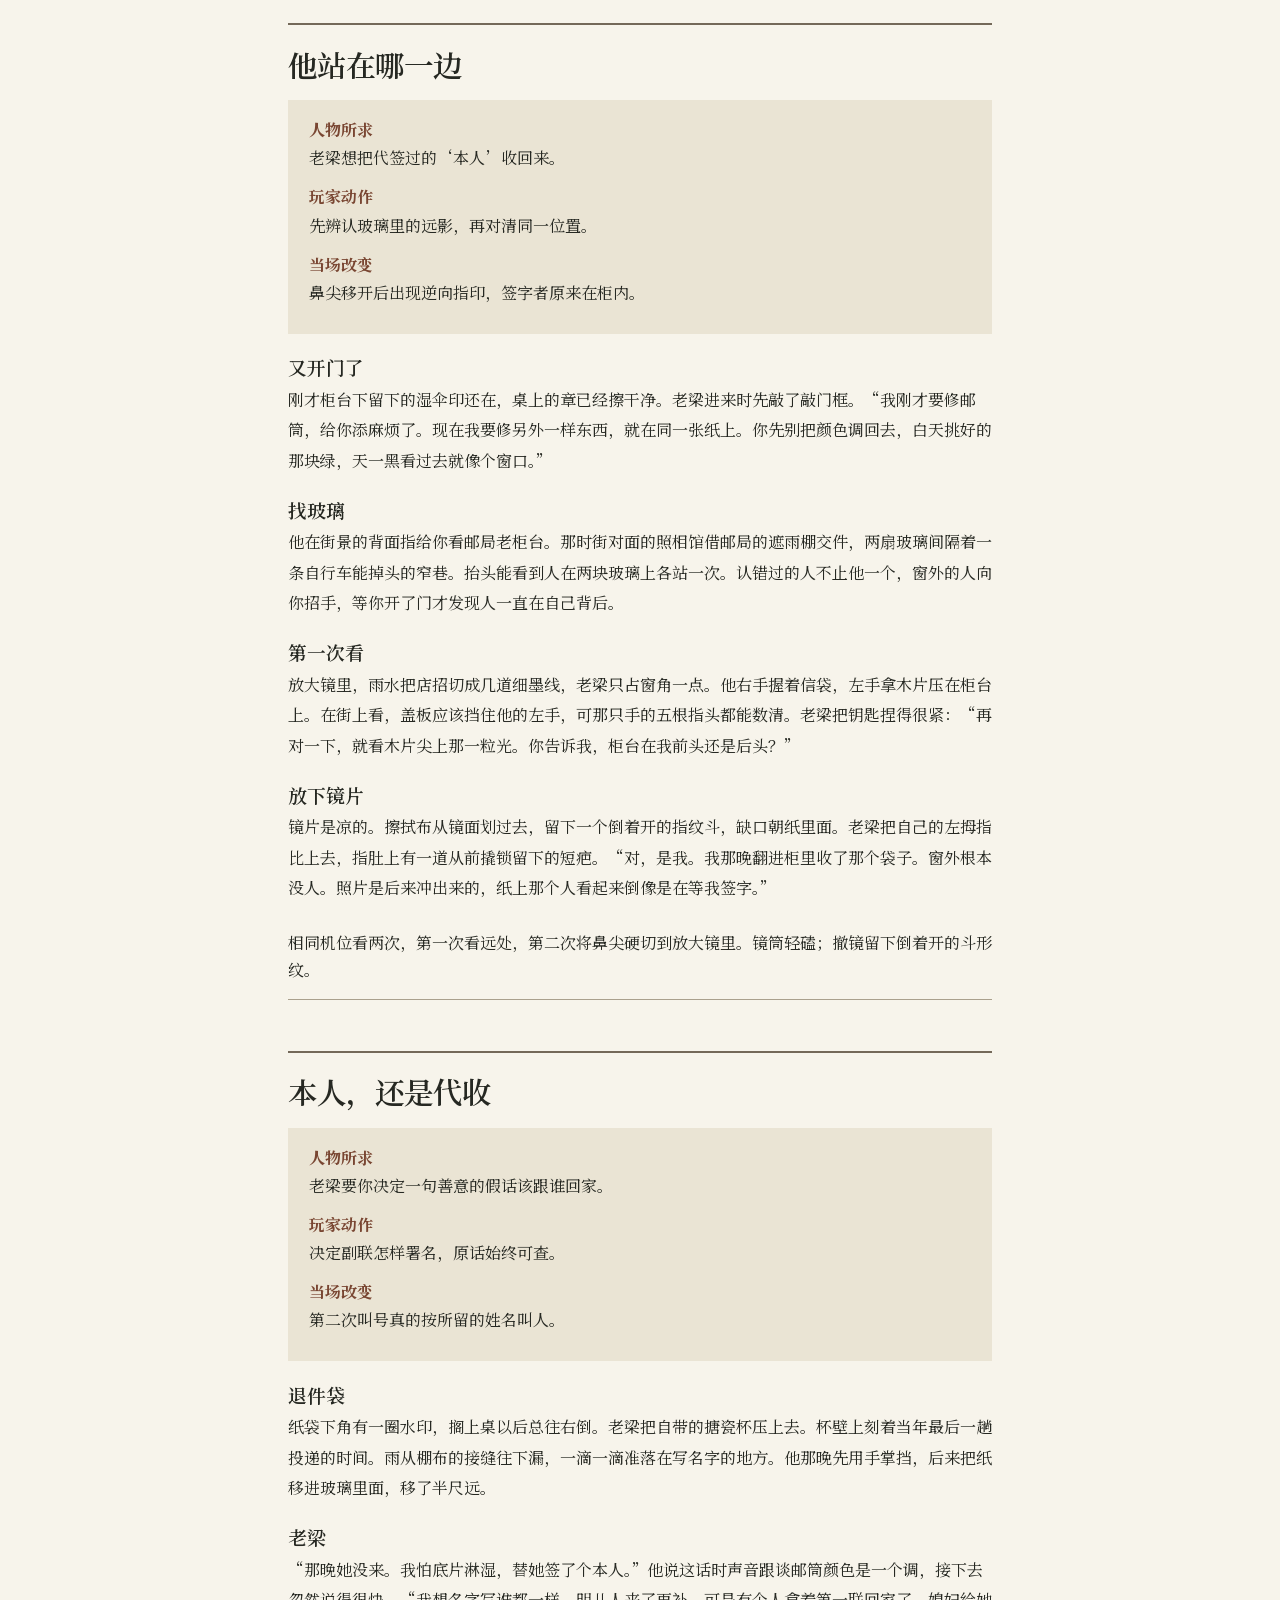
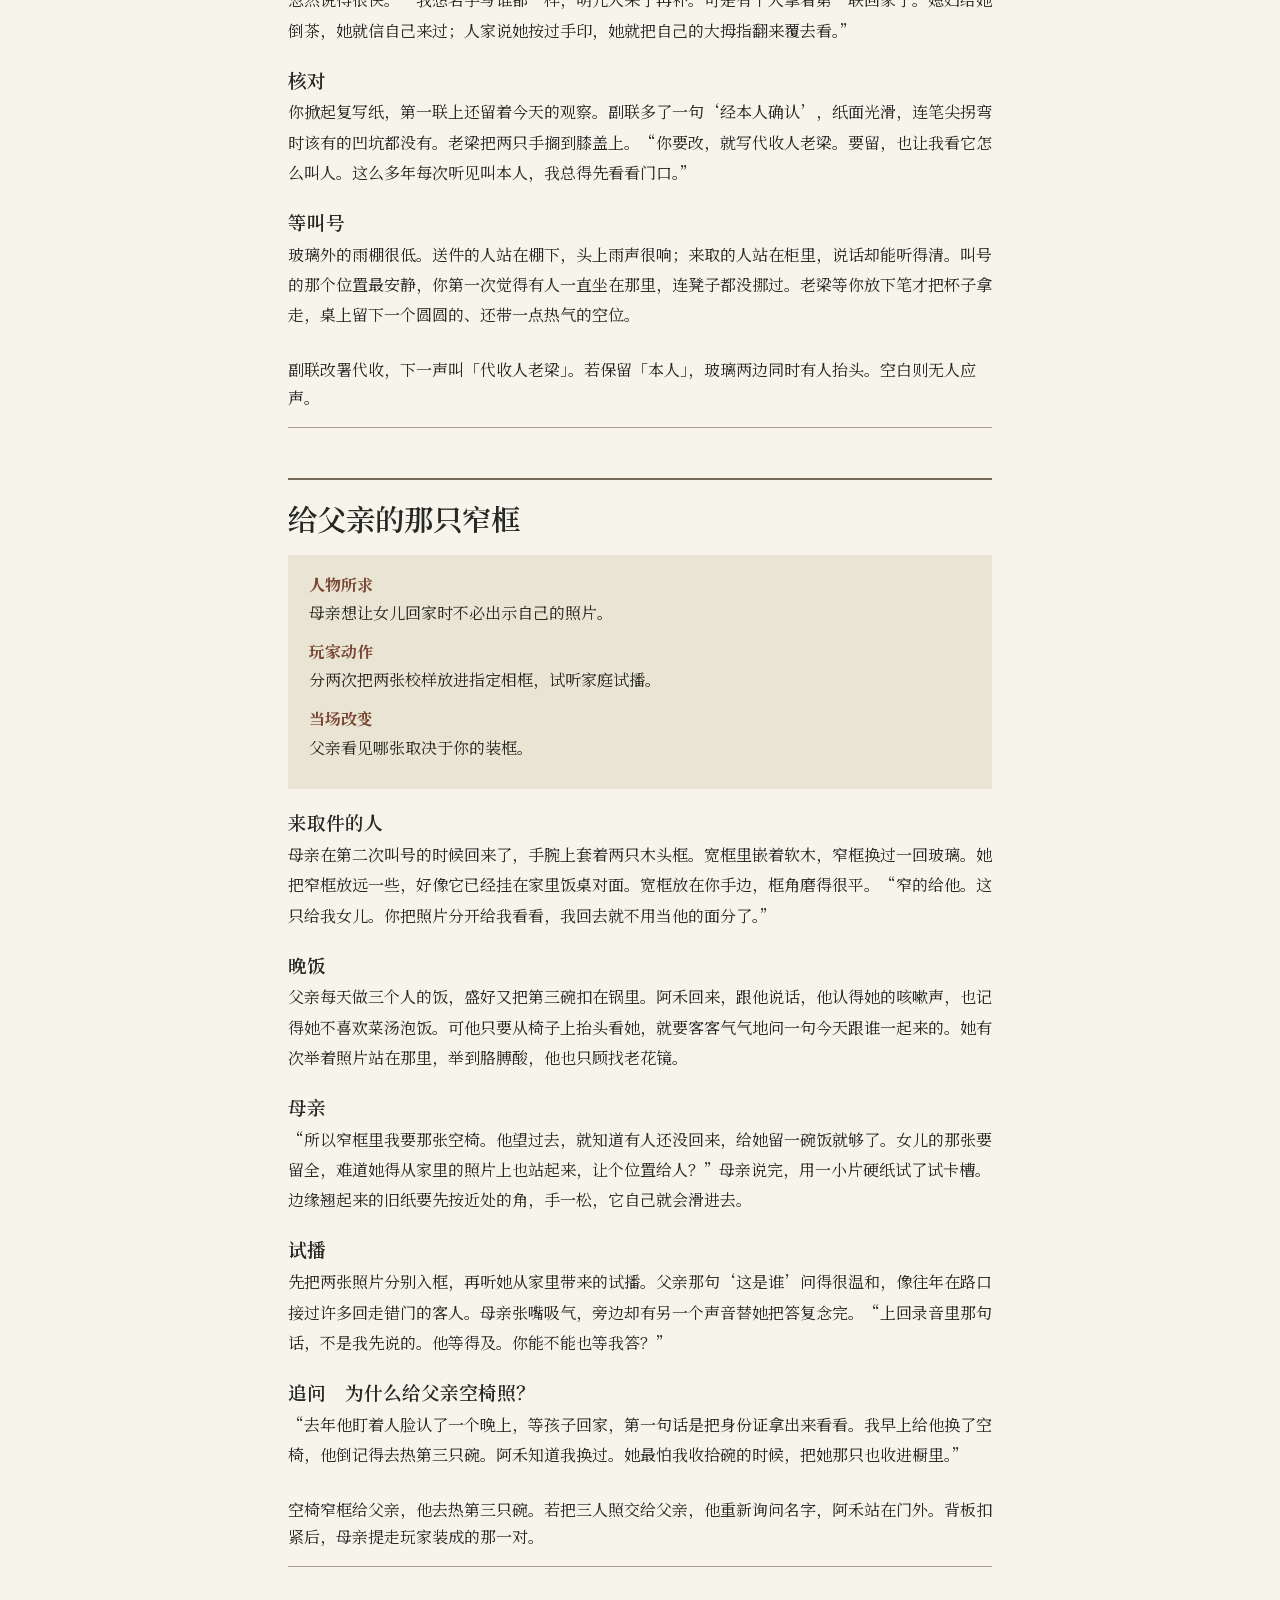
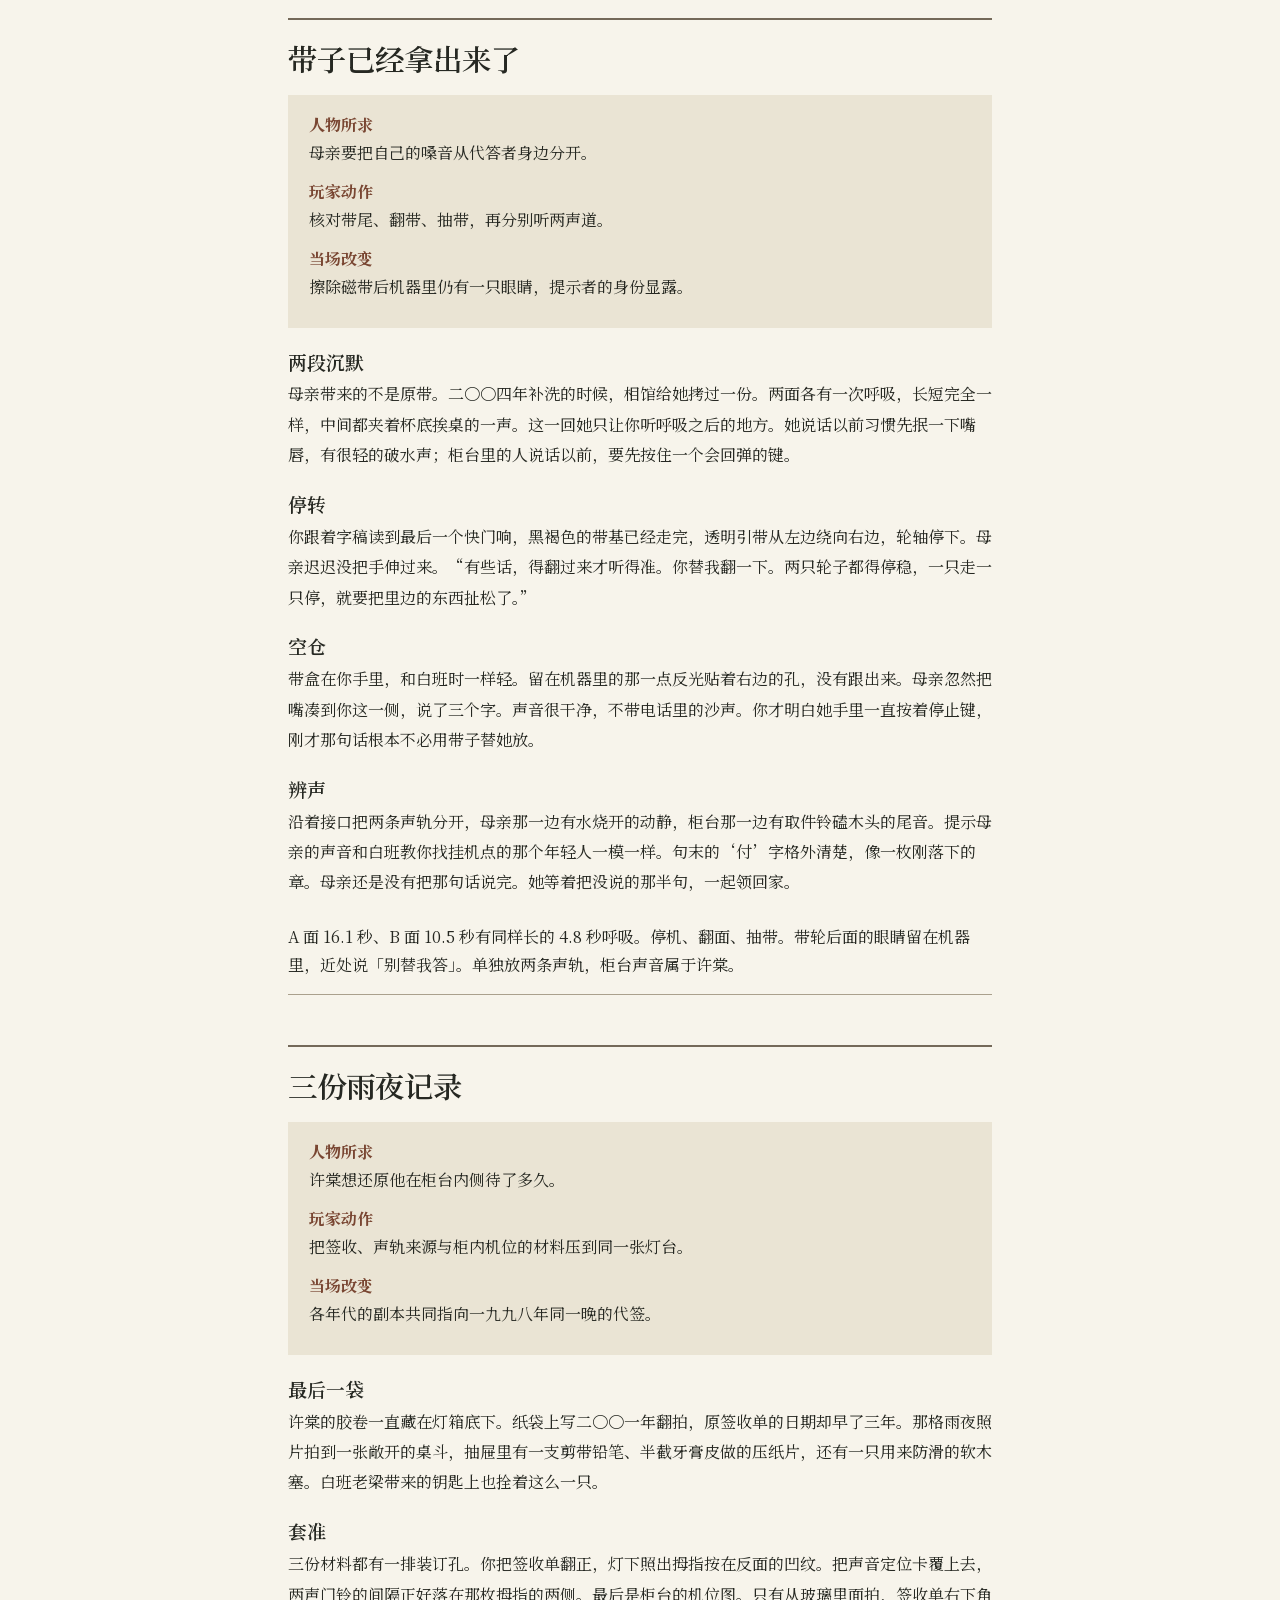
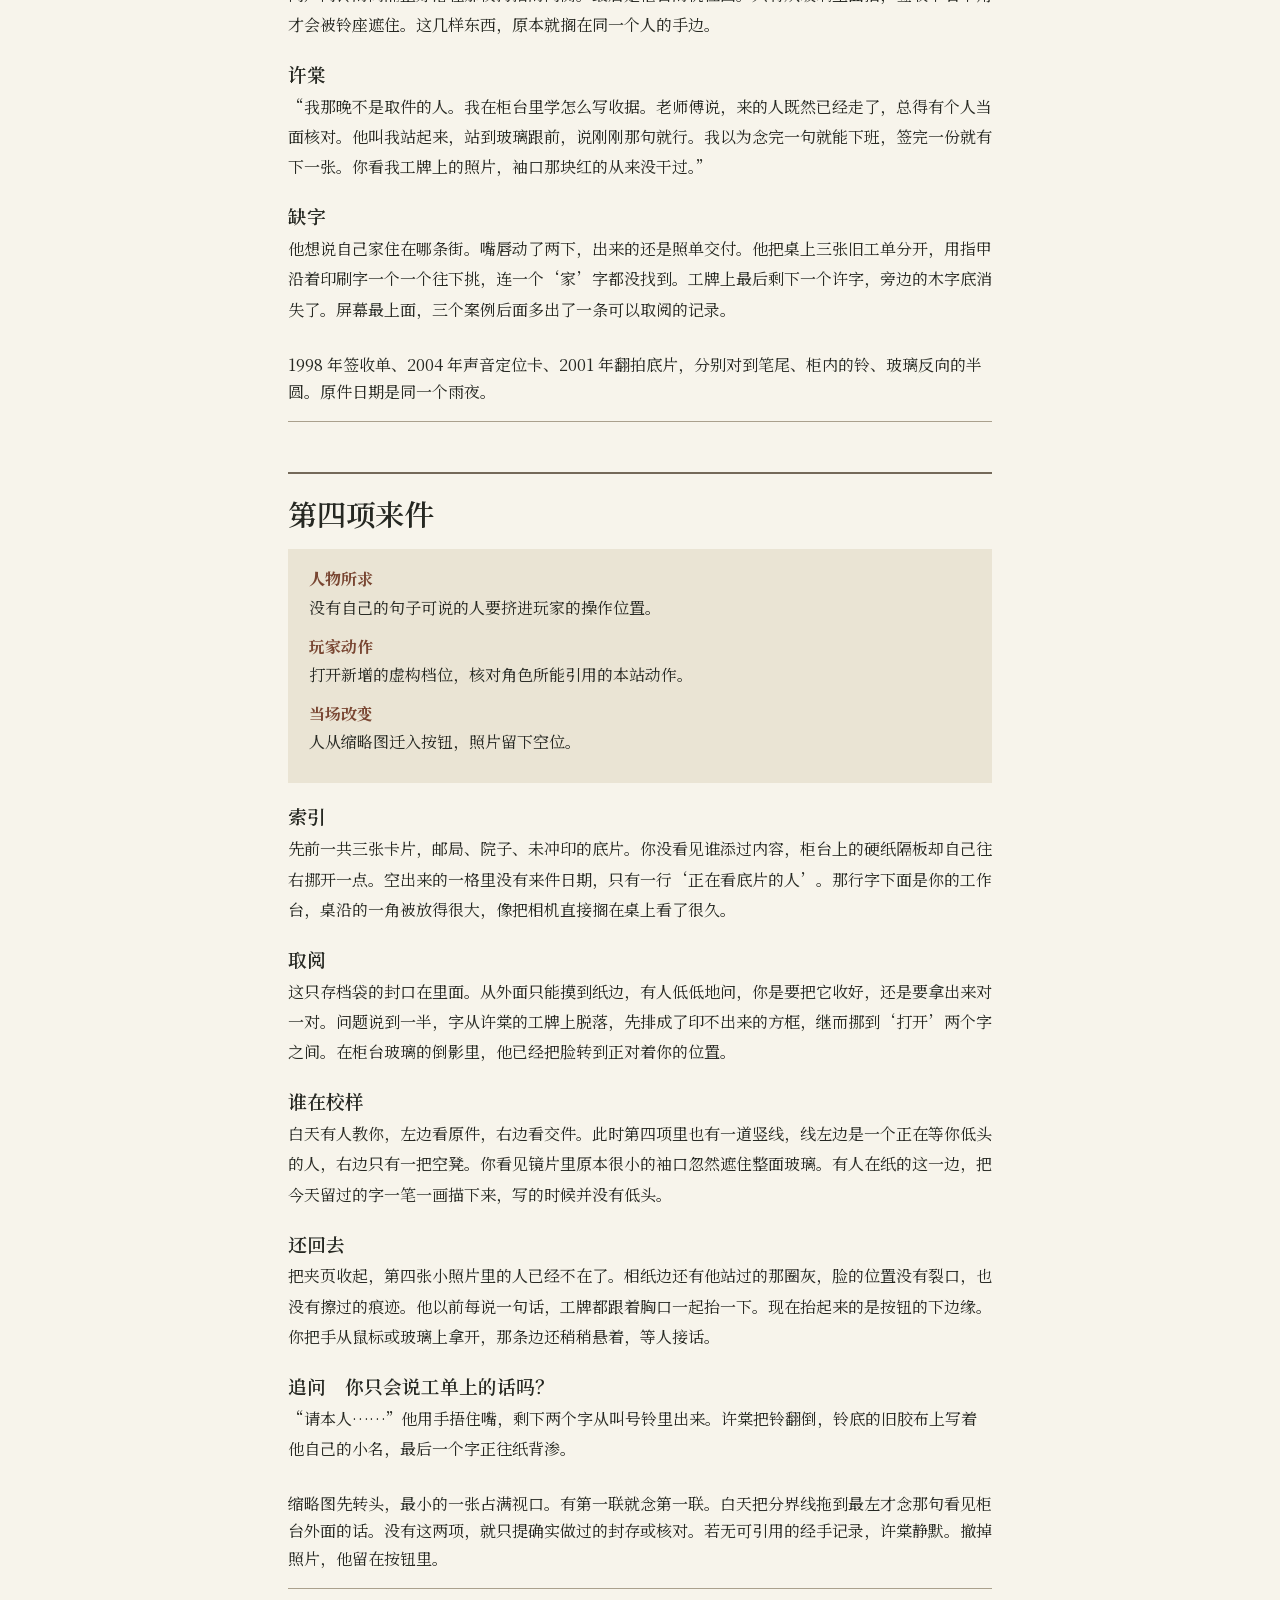
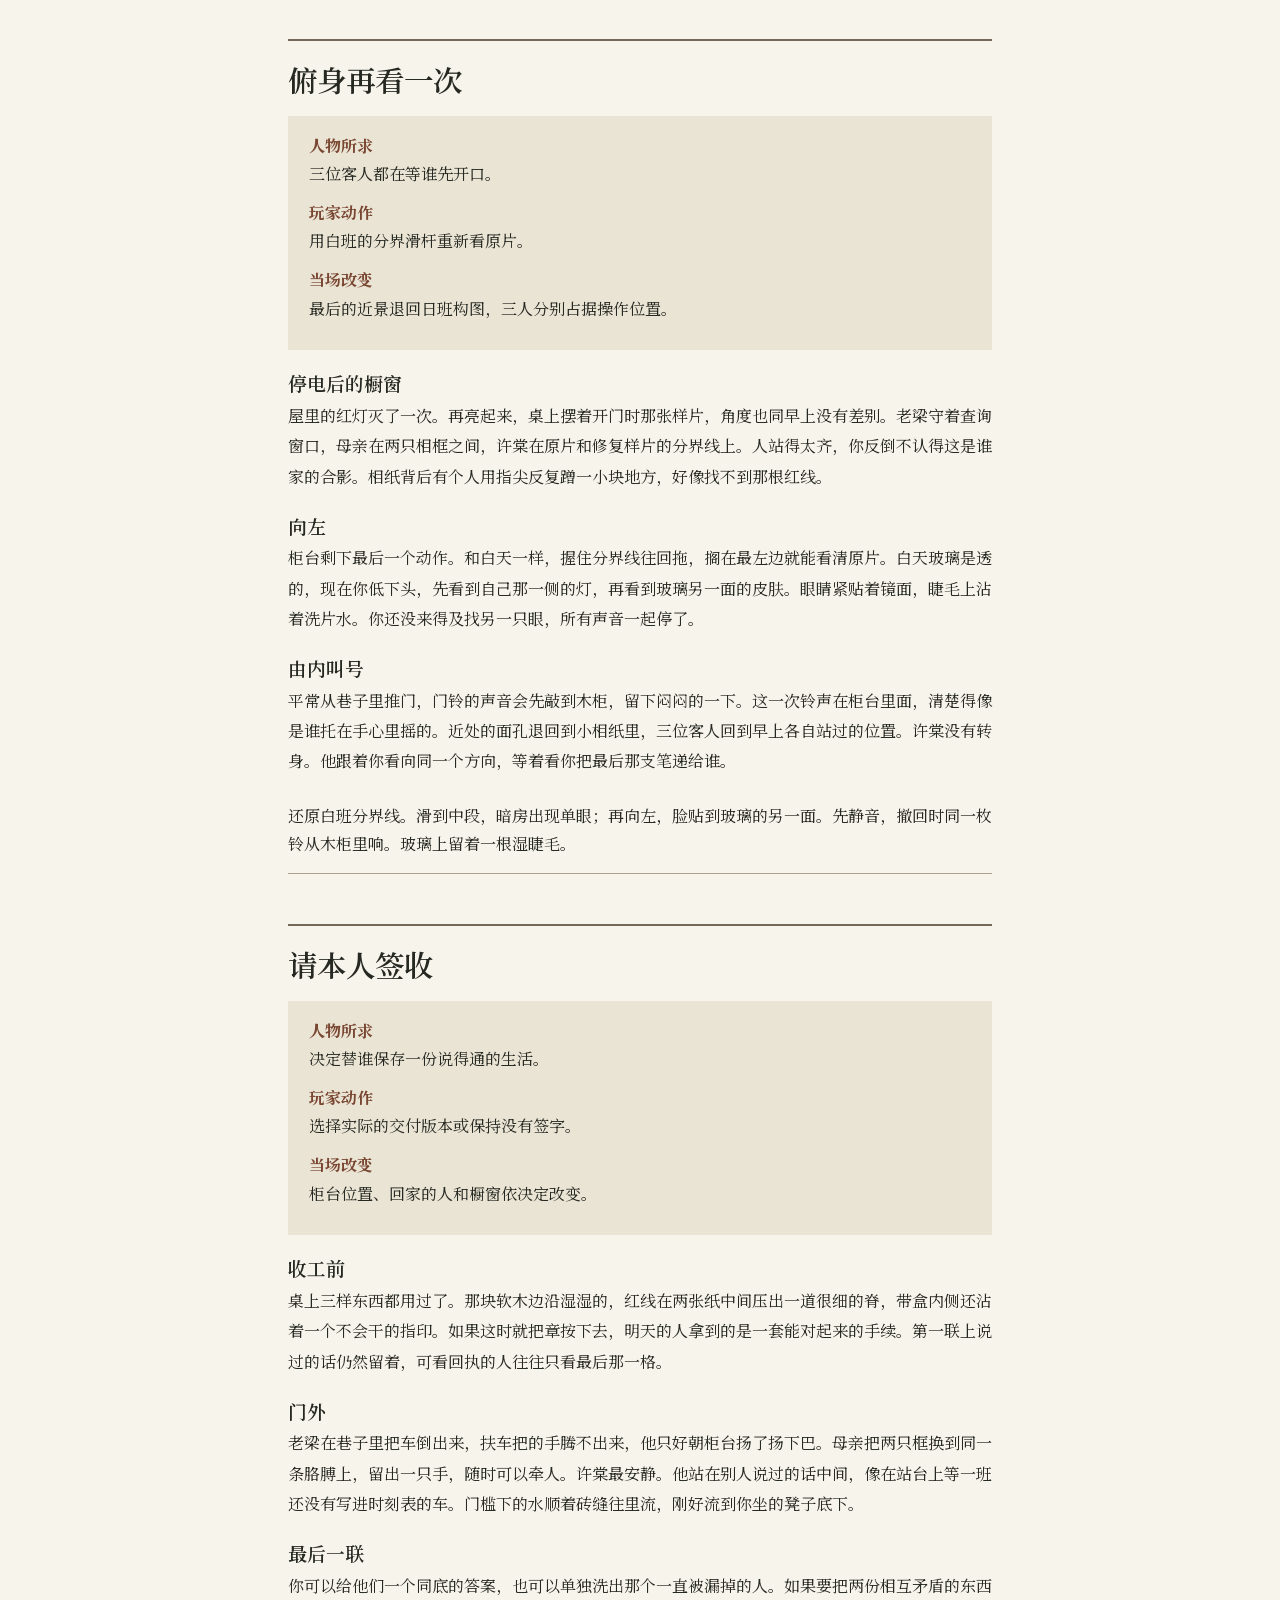
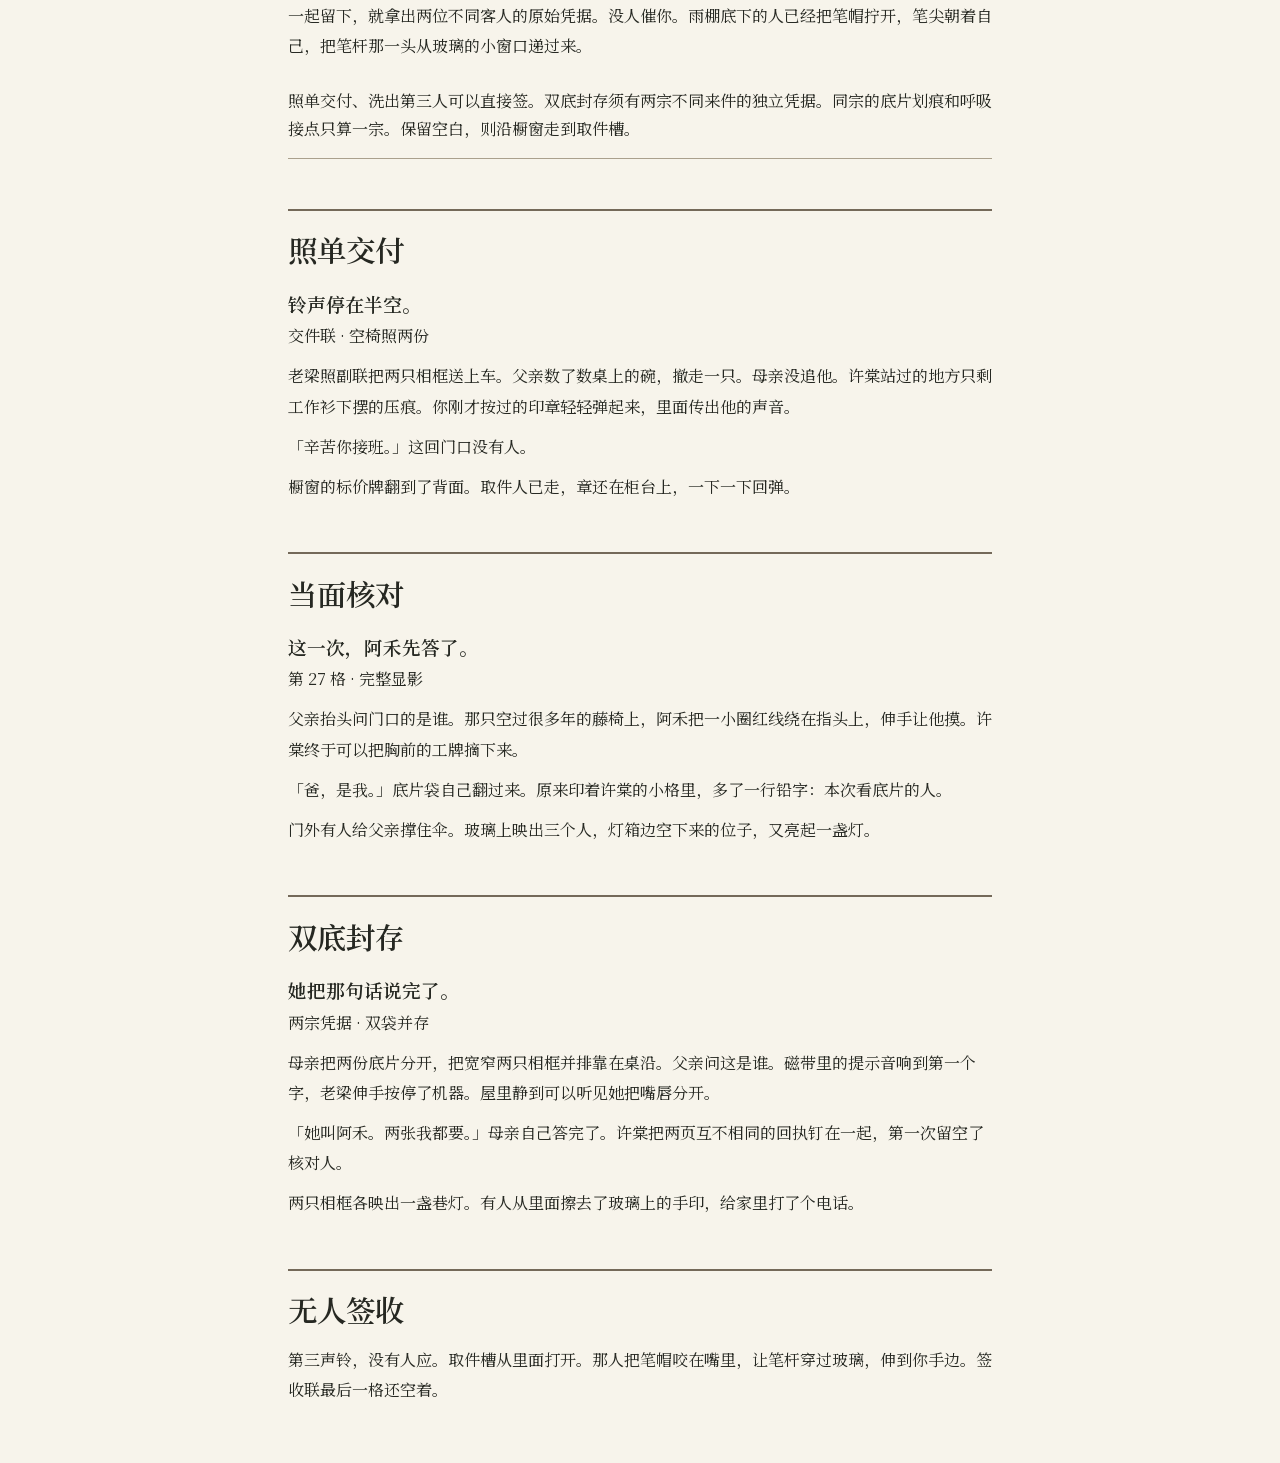
<file: rehearsal.html>
<!doctype html>
<html lang="zh-CN">
  <meta charset="utf-8" />
  <meta name="viewport" content="width=device-width, initial-scale=1" />
  <meta name="robots" content="noindex" />
  <title>逐场排演本 · 拾相修复所</title>
  <link rel="icon" href="./favicon.svg" />
  <link rel="stylesheet" href="./studio.css" />
  <style>
    body {
      max-width: 52em;
      margin: auto;
      padding: 3rem clamp(1.2rem, 5vw, 4rem);
      font-family: var(--serif);
    }
    h1 {
      font-size: clamp(2rem, 5vw, 3.5rem);
      margin: 0.5em 0;
      line-height: 1.25;
    }
    main h2 {
      font-size: 1.85rem;
      margin: 1.7em 0 0.5em;
      border-top: 2px solid #746959;
      padding-top: 0.65em;
    }
    main h3 {
      margin: 1.1em 0 0.3em;
    }
    p,
    dd {
      line-height: 1.9;
      margin: 0 0 0.6em;
    }
    dl {
      padding: 1em 1.3em;
      background: #eae4d4;
    }
    dt {
      font-weight: 700;
      color: #794632;
    }
    dd {
      margin-left: 0;
    }
    header a,
    nav a {
      color: #764331;
      text-decoration: underline;
      text-underline-offset: 3px;
    }
    nav {
      display: flex;
      flex-wrap: wrap;
      gap: 8px 18px;
    }
    aside {
      padding: 1em 0;
      border-bottom: 1px solid #aaa08d;
    }
    @media print {
      header a,
      nav {
        display: none;
      }
      body {
        max-width: none;
        padding: 0;
      }
      h2,
      h3,
      dt {
        break-after: avoid;
      }
      p,
      dl {
        break-inside: avoid;
      }
    }
  </style>
  <header>
    <a href="./">回到修复所</a>
    <h1>拾相修复所<br />请本人签收</h1>
    <p>逐场排演本，含全部结局。正文、追问和交付后的回访与柜台共用同一份台本。</p>
  </header>
  <nav aria-label="跳到场次"></nav>
  <main></main>
  <script src="./playbook.js"></script>
  <script>
    const main = document.querySelector("main"),
      nav = document.querySelector("nav");
    const notes = {
      green: "日光。照片朝向街口。记录亲手封存的绿漆，回到夜班后仍可在工单夹中核对。",
      thread: "第一次落笔有三种原话，也可以留白。再问一次时，第一联必须逐字相同。母亲的线头留在工作副本。",
      hangup: "9.1 秒，叉簧落下，底噪消失。10.46 秒，许棠在近处说「辛苦你接班」。这是白班唯一一处失常。",
      stamp: "第一声取件铃从柜台外来。印章遮满画面，回同一个首页。未签的一联仍空着。",
      glass: "相同机位看两次，第一次看远处，第二次将鼻尖硬切到放大镜里。镜筒轻磕；撤镜留下倒着开的斗形纹。",
      carbon: "副联改署代收，下一声叫「代收人老梁」。若保留「本人」，玻璃两边同时有人抬头。空白则无人应声。",
      frames:
        "空椅窄框给父亲，他去热第三只碗。若把三人照交给父亲，他重新询问名字，阿禾站在门外。背板扣紧后，母亲提走玩家装成的那一对。",
      spool:
        "A 面 16.1 秒、B 面 10.5 秒有同样长的 4.8 秒呼吸。停机、翻面、抽带。带轮后面的眼睛留在机器里，近处说「别替我答」。单独放两条声轨，柜台声音属于许棠。",
      register:
        "1998 年签收单、2004 年声音定位卡、2001 年翻拍底片，分别对到笔尾、柜内的铃、玻璃反向的半圆。原件日期是同一个雨夜。",
      menu: "缩略图先转头，最小的一张占满视口。有第一联就念第一联。白天把分界线拖到最左才念那句看见柜台外面的话。没有这两项，就只提确实做过的封存或核对。若无可引用的经手记录，许棠静默。撤掉照片，他留在按钮里。",
      lens: "还原白班分界线。滑到中段，暗房出现单眼；再向左，脸贴到玻璃的另一面。先静音，撤回时同一枚铃从木柜里响。玻璃上留着一根湿睫毛。",
      handoff:
        "照单交付、洗出第三人可以直接签。双底封存须有两宗不同来件的独立凭据。同宗的底片划痕和呼吸接点只算一宗。保留空白，则沿橱窗走到取件槽。",
    };
    function element(tag, text, parent) {
      const el = document.createElement(tag);
      el.textContent = text;
      parent.append(el);
      return el;
    }
    function section(id, title) {
      const s = document.createElement("section");
      s.id = id;
      main.append(s);
      element("h2", title, s);
      const a = element("a", title, nav);
      a.href = "#" + id;
      return s;
    }
    Object.entries(SHIFT_PLAY).forEach(([id, scene]) => {
      const s = section(id, scene.title),
        dl = document.createElement("dl");
      s.append(dl);
      [
        ["人物所求", scene.want],
        ["玩家动作", scene.action],
        ["当场改变", scene.change],
      ].forEach(([k, v]) => {
        element("dt", k, dl);
        element("dd", v, dl);
      });
      scene.pages.forEach(([cue, text]) => {
        element("h3", cue, s);
        element("p", text, s);
      });
      if (scene.follow) {
        element("h3", "追问　" + scene.follow[0], s);
        element("p", scene.follow[1], s);
      }
      element("aside", notes[id], s);
    });
    Object.entries(SHIFT_ENDINGS).forEach(([id, e]) => {
      const s = section(id, e.stamp);
      element("h3", e.title, s);
      [e.caption, e.text, e.last, e.line].forEach((p) => element("p", p, s));
    });
    const uns = section("unsigned", "无人签收");
    element(
      "p",
      "第三声铃，没有人应。取件槽从里面打开。那人把笔帽咬在嘴里，让笔杆穿过玻璃，伸到你手边。签收联最后一格还空着。",
      uns,
    );
  </script>
</html>
</file>
<file: studio.css>
@font-face {
  font-family: "Shixiang Song";
  src: url("./assets/album/studio-song.woff2") format("woff2");
  font-weight: 400 800;
  font-display: swap;
}
:root {
  --paper: #f7f4eb;
  --ink: #262822;
  --rust: #a3442d;
  --serif: "Shixiang Song", "Noto Serif SC", "Songti SC", SimSun, serif;
  --sans: Inter, "PingFang SC", "Microsoft Yahei", system-ui, sans-serif;
  --mono: "Courier New", "Microsoft YaHei", monospace;
  --gutter: clamp(22px, 6vw, 88px);
  --line: #d4cfc1;
}
* {
  box-sizing: border-box;
}
html {
  scroll-behavior: smooth;
}
body {
  margin: 0;
  color: var(--ink);
  background: var(--paper);
  font: 1rem/1.7 var(--sans);
}
h1,
h2,
h3,
p,
figure {
  margin: 0;
}
button,
input {
  font: inherit;
  color: inherit;
}
button {
  cursor: pointer;
  background: none;
  border: 0;
  padding: 0;
}
a {
  color: inherit;
  text-decoration: none;
}
button,
a,
input {
  -webkit-tap-highlight-color: transparent;
}
:is(button, a, input):focus-visible {
  outline: 3px solid #d3763c;
  outline-offset: 4px;
}
[hidden] {
  display: none !important;
}
.sprite {
  position: absolute;
  width: 0;
  height: 0;
  overflow: hidden;
}
.ico {
  fill: none;
  stroke: currentColor;
  stroke-width: 1.55;
  stroke-linecap: round;
  stroke-linejoin: round;
  width: 1.22rem;
  height: 1.22rem;
  flex: none;
  pointer-events: none;
}
.frame {
  width: 100%;
  max-width: 1510px;
  margin-inline: auto;
  padding-inline: var(--gutter);
}
.skip {
  position: absolute;
  left: 1em;
  top: -6em;
  padding: 8px 14px;
  z-index: 30;
  background: var(--paper);
}
.skip:focus {
  top: 0;
}
h1,
h2,
h3 {
  font-family: var(--serif);
  font-weight: 600;
  line-height: 1.34;
}
h2 {
  font-size: clamp(2rem, 3.05vw, 3.4rem);
  letter-spacing: -0.035em;
}
.section-kicker,
.film-ref,
.work-label {
  font-family: var(--mono);
  font-size: 0.735rem;
  font-weight: 600;
  letter-spacing: 0.09em;
}
.section-kicker {
  display: flex;
  align-items: center;
  gap: 11px;
  color: var(--rust);
  line-height: 1.55;
}
.section-kicker > i {
  display: inline-block;
  width: 25px;
  height: 2px;
  background: currentColor;
}
.mast {
  position: relative;
  z-index: 4;
  background: #f9f6ed;
  border-bottom: 1px solid var(--line);
}
.header-row {
  min-height: 83px;
  display: flex;
  align-items: center;
  justify-content: space-between;
  gap: 20px;
}
.brand {
  display: inline-flex;
  align-items: center;
  gap: 12px;
}
.brand-stamp {
  width: 41px;
  height: 41px;
  display: grid;
  place-items: center;
  color: #fff5e4;
  border-radius: 9px;
  background: var(--rust);
  box-shadow: inset 0 0 0 1px #803c2626;
}
.brand-stamp .ico {
  width: 28px;
  height: 28px;
  stroke-width: 1.5;
}
.brand strong {
  display: block;
  font: 720 1.45rem/1.3 var(--serif);
  letter-spacing: 0.085em;
}
.brand small {
  display: block;
  color: #5d5b50;
  font: 600 0.58rem/1.6 var(--mono);
  letter-spacing: 0.14em;
}
.main-nav,
.head-actions,
.query,
.hero-actions,
.button {
  display: flex;
  align-items: center;
}
.main-nav {
  gap: clamp(24px, 3vw, 49px);
}
.main-nav a,
.main-nav button {
  font-size: 0.93rem;
  letter-spacing: 0.035em;
  padding: 12px 0;
}
.main-nav a[aria-current] {
  color: var(--rust);
}
.main-nav a:hover,
.main-nav button:hover {
  color: var(--rust);
}
.query {
  border: 1px solid #a5a499;
  padding: 8px 16px;
  border-radius: 3px;
  font-size: 0.89rem;
  gap: 8px;
  font-weight: 550;
}
.query:hover {
  background: #e9e4d7;
}
.query .ico {
  width: 16px;
  height: 16px;
}
.menu,
#compact-nav {
  display: none;
}
.showroom {
  position: relative;
  isolation: isolate;
  overflow: hidden;
  background: radial-gradient(ellipse at 82% 45%, #ebe4d3, transparent 48%), #f5f1e6;
  border-bottom: 1px solid var(--line);
}
.showroom::before,
.intake::before {
  content: "";
  position: absolute;
  inset: 0;
  pointer-events: none;
  z-index: -1;
  opacity: 0.2;
  background-image: url("data:image/svg+xml,%3Csvg xmlns='http://www.w3.org/2000/svg' width='120' height='120'%3E%3Cfilter id='n'%3E%3CfeTurbulence type='fractalNoise' baseFrequency='.86' numOctaves='3' stitchTiles='stitch'/%3E%3C/filter%3E%3Cpath filter='url(%23n)' opacity='.48' d='M0 0h120v120H0z'/%3E%3C/svg%3E");
}
.hero-grid {
  display: grid;
  align-items: center;
  grid-template-columns: 0.94fr 1.06fr;
  gap: 5.4%;
  padding-block: clamp(48px, 4.8vw, 78px) clamp(39px, 4.1vw, 67px);
  min-height: clamp(523px, 43.8vw, 708px);
}
.hero-copy {
  padding-bottom: 6px;
}
.hero-copy h1 {
  margin: 21px 0;
  font-size: clamp(3.6rem, 5.25vw, 5.8rem);
  font-weight: 600;
  line-height: 1.17;
  letter-spacing: -0.05em;
}
.hero-copy h1 span,
.hero-copy h1 em {
  display: block;
}
.hero-copy h1 em {
  color: var(--rust);
  font-style: normal;
}
.hero-copy > p {
  color: #5d5d52;
  letter-spacing: 0.025em;
  line-height: 1.95;
}
.hero-actions {
  gap: 24px;
  margin-top: 29px;
  flex-wrap: wrap;
}
.button {
  display: inline-flex;
  justify-content: center;
  gap: 9px;
  min-height: 45px;
  padding: 9px 20px;
  border: 1px solid transparent;
  border-radius: 3px;
  font-size: 0.93rem;
  font-weight: 550;
}
.rust {
  background: var(--rust);
  color: #fff7e8;
}
.rust:hover {
  background: #88361f;
}
.button .ico {
  width: 17px;
  height: 17px;
}
.text-action {
  display: inline-block;
  padding: 5px 0;
  border-bottom: 1px solid currentColor;
  font-size: 0.9rem;
}
.text-action:hover {
  color: var(--rust);
}
.hero-colophon {
  display: flex;
  align-items: center;
  flex-wrap: wrap;
  gap: 10px;
  margin-top: clamp(27px, 3.2vw, 49px);
  color: #6a685c;
  font-size: 0.77rem;
  letter-spacing: 0.06em;
}
.hero-colophon i {
  width: 7px;
  height: 7px;
  border-radius: 50%;
  border: 1px solid #8e866c;
  box-shadow: inset 0 0 0 1.5px var(--paper);
  background: #8e866c;
}
.hero-colophon span {
  padding-left: 11px;
  border-left: 1px solid #bdb6a7;
  font: 0.7rem/1.15 var(--mono);
  letter-spacing: 0.1em;
}
.print-stage {
  position: relative;
  isolation: isolate;
  width: 100%;
  max-width: 650px;
  justify-self: end;
  padding: 15px 13px 28px 8px;
}
.hero-print,
.back-print {
  border: 1px solid #d6cfbe;
  background: #fffcf3;
}
.hero-print {
  position: relative;
  padding: clamp(8px, 1vw, 16px) clamp(8px, 1vw, 16px) 0;
  transform: rotate(1.8deg);
  box-shadow:
    0 13px 23px -12px #32271866,
    0 2px 5px #473c291c;
}
.back-print {
  position: absolute;
  z-index: -1;
  inset: 20px 18px 33px 13px;
  transform: rotate(-5deg);
  box-shadow: 1px 5px 12px #48352623;
  background: linear-gradient(133deg, #ede5cb, #d8d0b8);
  outline: 8px solid #f7f0dc;
  outline-offset: -13px;
}
.film-tail {
  position: absolute;
  z-index: -2;
  width: 48%;
  height: 19%;
  right: -13px;
  bottom: 6px;
  transform: rotate(-9deg);
  background: #3c3328;
  border: 1px solid #493623;
  box-shadow: 0 2px 7px #302f2c40;
}
.film-tail::before,
.film-tail::after {
  content: "";
  position: absolute;
  height: 5px;
  left: 4px;
  right: 4px;
  background: repeating-linear-gradient(90deg, #dbcfb3 0 6px, transparent 6px 12px);
}
.film-tail::before {
  top: 3px;
}
.film-tail::after {
  bottom: 3px;
}
.film-tail span {
  writing-mode: vertical-lr;
  position: absolute;
  right: 4px;
  bottom: 8px;
  font: 7px/1 var(--mono);
  color: #d1ac75;
}
.comparison {
  position: relative;
  isolation: isolate;
  aspect-ratio: 1.45;
  background: #afa38a;
}
.comparison img {
  width: 100%;
  height: 100%;
  object-fit: cover;
  object-position: 50% 0%;
  display: block;
}
.comparison .restored {
  position: absolute;
  inset: 0;
}
.aged {
  position: absolute;
  inset: 0;
  clip-path: inset(0 calc(100% - var(--cut)) 0 0);
  overflow: hidden;
  background: #cfbb92;
}
.aged img {
  filter: grayscale(0.99) sepia(0.66) contrast(0.68) brightness(1.11);
  opacity: 0.92;
}
.aged i {
  position: absolute;
  inset: 0;
  background:
    linear-gradient(132deg, transparent 19.7%, #e9ddbb98 19.9%, #5b503260 20.08%, transparent 20.3%),
    linear-gradient(38deg, transparent 40%, #ede2c389 40.25%, transparent 40.48%),
    linear-gradient(95deg, #dfc59444, transparent 80%);
}
.comparison input {
  position: absolute;
  inset: 0;
  width: 100%;
  height: 100%;
  opacity: 0;
  cursor: ew-resize;
  margin: 0;
  touch-action: pan-y;
  z-index: 3;
}
.comparison:focus-within {
  outline: 3px solid #c66e44;
  outline-offset: 3px;
}
.compare-label {
  position: absolute;
  top: 10px;
  padding: 2px 8px;
  color: #fffaf2;
  background: #2d3025c9;
  border-radius: 2px;
  font: 500 0.72rem/1.6 var(--sans);
  letter-spacing: 0.06em;
}
.label-before {
  left: 10px;
}
.label-after {
  right: 10px;
}
.slider-line {
  position: absolute;
  inset: 0 auto 0 var(--cut);
  width: 1.5px;
  background: #fff8df;
  pointer-events: none;
}
.slider-line span {
  position: absolute;
  top: 50%;
  left: 50%;
  transform: translate(-50%, -50%);
  display: grid;
  place-items: center;
  width: 35px;
  height: 35px;
  border-radius: 50%;
  color: #343629;
  background: #fff9ec;
  box-shadow: 0 1px 6px #191b1848;
}
.slider-line .ico {
  width: 18px;
  height: 18px;
}
.hero-print figcaption {
  display: flex;
  align-items: center;
  gap: 8px;
  min-height: 42px;
}
.caption-square {
  width: 6px;
  height: 6px;
  background: var(--rust);
}
.hero-print figcaption b {
  font: 550 0.87rem/1.4 var(--serif);
  letter-spacing: 0.05em;
}
.film-ref {
  margin-left: auto;
  font-size: 0.67rem;
  color: #706655;
}
.compare-tip {
  position: absolute;
  bottom: -7px;
  left: 10px;
  color: #756d5c;
  font-size: 0.74rem;
  letter-spacing: 0.035em;
  display: flex;
  align-items: center;
  gap: 6px;
}
.compare-tip .ico {
  width: 14px;
  height: 14px;
}
.cases {
  background: #fcfaf4;
  padding-block: clamp(48px, 4.45vw, 74px) clamp(53px, 5.8vw, 94px);
}
.cases-intro {
  display: flex;
  align-items: end;
  justify-content: space-between;
  gap: 22px;
  margin: 10px 0 26px;
}
.filters {
  display: flex;
  align-items: center;
  gap: 5px;
}
.filters button {
  padding: 5px 13px;
  color: #656356;
  font-size: 0.83rem;
  border: 1px solid transparent;
  border-radius: 20px;
}
.filters [aria-pressed="true"] {
  background: #ede7d9;
  border-color: #d2c8b6;
  color: #413b30;
}
.case-grid {
  display: grid;
  grid-template-columns: repeat(3, minmax(0, 1fr));
  gap: clamp(15px, 2.1vw, 34px);
}
.case {
  display: flex;
  flex-direction: column;
  align-items: flex-start;
  text-align: left;
}
.case-img {
  width: 100%;
  aspect-ratio: 1.78;
  overflow: hidden;
  background: #dcd4c3;
  border: 1px solid #a7a18e4a;
}
.case img {
  width: 100%;
  height: 100%;
  object-fit: cover;
  object-position: 50% 40%;
  display: block;
  transition: transform 0.5s;
}
.case:hover img {
  transform: scale(1.035);
}
.case-meta {
  display: flex;
  align-items: center;
  gap: 8px;
  margin-top: 14px;
  font: 0.75rem/1.5 var(--mono);
  color: #77594b;
}
.case-meta i {
  width: 15px;
  height: 1px;
  background: #aa947c;
}
.case strong {
  font: 600 clamp(1.3rem, 1.65vw, 1.85rem)/1.5 var(--serif);
  margin: 4px 0 2px;
}
.case-foot {
  font-size: 0.88rem;
  color: #66655a;
}
.case[data-case="27-B"] img {
  object-position: center top;
}
.intake {
  background: #e7e0d0;
  position: relative;
  isolation: isolate;
  border-block: 1px solid #c5bcaa;
  padding-block: clamp(58px, 6vw, 105px);
}
.intake h2 {
  margin: 12px 0 36px;
}
.intake-grid,
.carbon-grid,
.aftermath-grid {
  display: grid;
  grid-template-columns: 1fr 1fr;
  gap: clamp(40px, 7vw, 113px);
  align-items: center;
}
.proof-board {
  position: relative;
  background: #fcf7e8;
  padding: 15px 15px 12px;
  border: 1px solid #c4b79d;
  transform: rotate(-1.3deg);
  box-shadow: 1px 8px 13px #50442025;
}
.proof-front img {
  width: 100%;
  aspect-ratio: 1.42;
  object-fit: cover;
  object-position: 50% top;
  display: block;
}
.proof-front small {
  display: block;
  margin: 9px 1px 8px;
  font: 0.71rem/1.5 var(--mono);
  color: #665c4a;
  letter-spacing: 0.05em;
}
.proof-back {
  position: relative;
  min-height: clamp(216px, 19vw, 305px);
  padding: 22px 13px;
  background: repeating-linear-gradient(0deg, #bfb19b66 0 1px, transparent 1px 30px);
  color: #414d56;
}
.verso-label {
  font: 0.74rem/1.5 var(--mono);
}
.proof-back p {
  font: 600 clamp(1.2rem, 2.1vw, 2.1rem)/1.75 var(--serif);
  margin: 13px 0;
}
.proof-back small {
  display: block;
  width: 85%;
  font: 1rem/1.85 var(--serif);
}
.postmark {
  position: absolute;
  right: 6px;
  top: 8px;
  width: 48px;
  height: 48px;
  display: grid;
  place-content: center;
  text-align: center;
  border: 2px double #94533c;
  border-radius: 50%;
  color: #94533c;
  transform: rotate(11deg);
  font: 0.69rem/1.1 var(--mono);
}
.print-button,
.outline-action {
  display: inline-flex;
  justify-content: center;
  align-items: center;
  gap: 8px;
  padding: 7px 13px;
  border: 1px solid currentColor;
  border-radius: 2px;
  font-size: 0.87rem;
}
.print-button .ico {
  width: 16px;
  height: 16px;
}
.work-label {
  color: #78533f;
}
.memory-form h3 {
  margin: 9px 0 13px;
  font-size: clamp(1.65rem, 2.15vw, 2.65rem);
}
.memory-form > p,
.carbon-copy > p,
.delivery-lede {
  max-width: 39em;
  color: #5e6055;
  line-height: 1.9;
}
.observations {
  border: 0;
  padding: 0;
  margin: 17px 0 10px;
  display: flex;
  flex-wrap: wrap;
  gap: 7px;
}
.observations legend {
  font-size: 0.76rem;
  color: #706956;
  margin-bottom: 7px;
}
.observations button {
  padding: 7px 10px;
  border: 1px solid #988f7c;
  border-radius: 2px;
  font-size: 0.9rem;
}
.observations button:hover:not(:disabled),
.observations [aria-pressed="true"] {
  background: #444a3b;
  color: #fff8e5;
  border-color: #444a3b;
}
.observations button:disabled:not([aria-pressed="true"]) {
  opacity: 0.55;
  cursor: default;
}
.memory-form .writing-status {
  font-size: 0.84rem;
  color: #76472e;
}
.carbon {
  color: #e8e3d4;
  background: #525448;
  padding-block: clamp(68px, 7.5vw, 120px);
}
.carbon .section-kicker {
  color: #e4c5a4;
}
.carbon h2 {
  margin: 16px 0;
}
.carbon-copy > p {
  color: #e2e0d4;
}
.outline-action {
  margin-top: 22px;
  color: inherit;
}
.outline-action:hover {
  background: #ffffff12;
}
.carbon-stack {
  position: relative;
  isolation: isolate;
}
.carbon-stack::before {
  content: "";
  position: absolute;
  inset: -5px -2px 4px 3px;
  transform: rotate(2deg);
  background: #292e2d;
  z-index: -1;
  box-shadow: 0 9px 20px #191a1c60;
}
.carbon-slip {
  position: relative;
  padding: clamp(23px, 3.1vw, 49px);
  background: repeating-linear-gradient(0deg, transparent 0 5px, #897a5c10 5px 6px), #dcd6bf;
  color: #3e423b;
  transform: rotate(-1deg);
}
.slip-top,
.slip-row {
  display: flex;
  align-items: baseline;
  justify-content: space-between;
  gap: 15px;
}
.slip-top {
  border-bottom: 2px solid #7c7e6c;
  padding-bottom: 10px;
}
.slip-top b {
  font: 600 1.45rem var(--serif);
}
.slip-top span,
.slip-row span {
  font: 0.75rem/1.6 var(--mono);
}
.slip-row {
  border-bottom: 1px solid #9e9f898a;
  padding: 12px 0;
}
.slip-row span {
  flex: none;
}
.slip-row b {
  font: 550 1rem/1.55 var(--serif);
  text-align: right;
}
.under-row {
  background: #252c29;
  color: #d8d4c1;
  margin: 0 -7px;
  padding-inline: 7px;
}
.under-row b {
  font-size: 0.88rem;
}
.is-lifted .under-row {
  background: transparent;
  color: #773b2e;
}
.carbon-slip > p {
  font-size: 0.83rem;
  margin-top: 15px;
  line-height: 1.75;
}
.darkroom {
  position: relative;
  background: #0a0606;
  color: #f3e4d6;
}
.dark-stage {
  isolation: isolate;
  position: relative;
  min-height: max(600px, 100svh);
  display: flex;
  align-items: center;
  overflow: hidden;
}
.darkroom.enhanced {
  min-height: 270svh;
}
.enhanced .dark-stage {
  position: sticky;
  top: 0;
  height: 100svh;
  min-height: 410px;
}
.dark-stage > img,
.dark-shade {
  position: absolute;
  z-index: -3;
  inset: 0;
  width: 100%;
  height: 100%;
  object-fit: cover;
  object-position: 73% center;
}
.dark-stage .dark-reverse {
  z-index: -2;
  opacity: var(--reverse, 0);
  object-position: 82% center;
}
.dark-shade {
  z-index: -1;
  background:
    linear-gradient(90deg, #0d0908ed, #0d0908a8 32%, transparent 70%),
    linear-gradient(0deg, #0c050659, transparent 50%);
}
.dark-story {
  max-width: 32rem;
}
.dark-story .section-kicker {
  color: #dba18d;
}
.dark-stage-label {
  margin-block: 37px 10px;
  color: #d4b0a1;
  font: 0.79rem/1.6 var(--mono);
  letter-spacing: 0.12em;
}
.dark-story h2 {
  font-size: clamp(2.8rem, 4.6vw, 5.4rem);
  letter-spacing: -0.04em;
  line-height: 1.22;
}
.dark-narration {
  max-width: 29em;
  min-height: 6em;
  margin-top: 20px;
  color: #dcd0c4;
  font: 1.09rem/1.9 var(--serif);
}
.dark-steps {
  display: flex;
  gap: 8px;
  margin-top: 20px;
}
.dark-steps button {
  border: 1px solid #9d857d;
  color: #d7bfb4;
  padding: 6px 13px;
  font-size: 0.87rem;
}
.dark-steps [aria-pressed="true"] {
  background: #e6d2c0;
  color: #2b1e1b;
}
.dark-instruction {
  position: absolute;
  bottom: 21px;
  left: var(--gutter);
  color: #cfbdb2;
  font-size: 0.75rem;
  letter-spacing: 0.08em;
}
.dark-audio {
  position: absolute;
  top: 22px;
  right: var(--gutter);
  color: #e5d8cc;
  padding: 5px 11px;
  font-size: 0.8rem;
  border: 1px solid #99877d;
  background: #1e1313ba;
}
.dark-audio[aria-pressed="true"]::before {
  content: "◉ ";
}
.archive-inline button.archive-index {
  color: #3e352d !important;
  background: #f5efde;
  border: 1px solid #ac9c82 !important;
  font-size: 0.79rem !important;
  font-family: var(--sans);
}
.delivery {
  background: #211c1c;
  color: #e6dccd;
  padding-block: clamp(66px, 7vw, 119px);
}
.delivery .section-kicker {
  color: #df9c81;
}
.delivery h2 {
  margin: 14px 0;
}
.delivery-lede {
  color: #c6bbb2;
}
.decisions {
  display: grid;
  grid-template-columns: repeat(3, 1fr);
  gap: 14px;
  margin: 34px 0 29px;
}
.decisions button {
  text-align: left;
  padding: clamp(16px, 2.35vw, 40px);
  border: 1px solid #71635d;
  background: #2d2726;
}
.decisions button span,
.decisions small,
.decisions strong {
  display: block;
}
.decisions span {
  font: 0.78rem/1.7 var(--mono);
  letter-spacing: 0.12em;
  color: #ddb29d;
}
.decisions strong {
  font: 550 clamp(1.1rem, 1.6vw, 1.83rem)/1.5 var(--serif);
  margin: 8px 0 6px;
}
.decisions small {
  color: #c5b8b0;
  font-size: 0.85rem;
}
.decisions button:hover:not(:disabled),
.decisions [aria-pressed="true"] {
  background: #4a3028;
  border-color: #c08d79;
}
.decisions button:disabled {
  cursor: default;
}
.decisions button:disabled:not([aria-pressed="true"]) {
  opacity: 0.55;
}
.evidence-box {
  display: flex;
  flex-wrap: wrap;
  align-items: center;
  gap: 12px 21px;
  padding-block: 16px;
  border-block: 1px solid #534746;
}
.evidence-box > span {
  font: 0.79rem/1.6 var(--mono);
  color: #c9b9ae;
}
.evidence-links {
  display: flex;
  flex-wrap: wrap;
  gap: 9px 18px;
}
.evidence-links a {
  padding: 4px 0;
  font-size: 0.85rem;
  border-bottom: 1px solid #8e7c72;
}
.evidence-links a::before {
  content: "□ ";
}
.evidence-links .found {
  color: #e5ab8d;
}
.evidence-links .found::before {
  content: "✓ ";
}
#decision-status {
  font-size: 0.9rem;
  margin-top: 12px;
  color: #edbc9f;
}
.aftermath {
  background: #cfc7b4;
  color: #342f28;
  padding-block: clamp(63px, 7vw, 114px);
}
.aftermath-grid {
  grid-template-columns: 0.9fr 1.1fr;
}
.return-print {
  background: #eee6cf;
  padding: 13px;
  border: 1px solid #aea18c;
  position: relative;
  transform: rotate(-2deg);
  box-shadow: 2px 8px 16px #44362933;
}
.return-print img {
  width: 100%;
  aspect-ratio: 1.55;
  object-fit: cover;
  object-position: center 36%;
  display: block;
}
.return-print #return-stamp {
  position: absolute;
  bottom: 29px;
  right: 14px;
  border: 3px double #883826;
  transform: rotate(-8deg);
  color: #883826;
  background: #e7dbbecc;
  font: 650 1rem/1.4 var(--serif);
  padding: 2px 6px;
}
#return-caption {
  display: block;
  font: 0.74rem/1.5 var(--mono);
  padding-top: 9px;
}
.return-copy h2 {
  margin: 12px 0 17px;
}
.return-copy p {
  font: 1.03rem/1.9 var(--serif);
}
.return-copy p + p {
  margin-top: 12px;
}
.return-actions {
  display: flex;
  align-items: center;
  gap: 20px;
  flex-wrap: wrap;
  margin-top: 24px;
}
body > footer {
  background: #201c1c;
  color: #bcafa6;
  font-size: 0.85rem;
}
body > footer .frame {
  display: flex;
  justify-content: space-between;
  align-items: center;
  padding-block: 19px;
  gap: 10px;
}
body > footer small {
  font: 0.62rem/1 var(--mono);
  margin-left: 6px;
  letter-spacing: 0.06em;
}
body > footer .text-action {
  font-size: 0.8rem;
}
.archive-index {
  position: fixed;
  z-index: 3;
  right: clamp(12px, 2.1vw, 32px);
  bottom: calc(13px + env(safe-area-inset-bottom));
  display: flex;
  align-items: center;
  gap: 8px;
  padding: 8px 12px;
  background: #f5efde;
  color: #3e352d;
  border: 1px solid #ac9c82;
  box-shadow: 0 3px 12px #17151035;
  border-radius: 3px;
  font-size: 0.79rem;
}
.archive-index .ico {
  width: 16px;
  height: 16px;
}
.archive-index b {
  border-left: 1px solid #c3b7a3;
  padding-left: 8px;
  font: 0.75rem/1.3 var(--mono);
}
.index-list {
  display: grid;
  grid-template-columns: 1fr 1fr;
  gap: 8px;
  margin: 15px 0;
}
.index-list a {
  border: 1px solid var(--line);
  padding: 9px 7px;
  font-size: 0.9rem;
}
.index-list a:hover {
  background: #e9e1cf;
}
.index-list small {
  display: block;
  font: 0.68rem/1.5 var(--mono);
  color: #7a5944;
  margin-bottom: 2px;
}
.archive-inline {
  display: none;
}
.coda {
  isolation: isolate;
  position: relative;
  display: flex;
  align-items: end;
  min-height: 93svh;
  background: #100f0f;
  color: #f1e3d3;
  padding: clamp(60px, 7.5vw, 125px) 0;
}
.coda > img,
.coda::before {
  position: absolute;
  inset: 0;
  width: 100%;
  height: 100%;
  z-index: -2;
  object-fit: cover;
  object-position: 72% center;
}
.coda::before {
  content: "";
  z-index: -1;
  background:
    linear-gradient(0deg, #0d0909db, transparent 62%), linear-gradient(90deg, #100c0cc7, transparent 69%);
}
.coda .section-kicker {
  color: #e2a185;
}
.coda h2 {
  margin: 17px 0 12px;
  max-width: 10em;
  font-size: clamp(2.7rem, 4.6vw, 5.5rem);
}
.coda p {
  max-width: 26em;
  font: 1.08rem/1.9 var(--serif);
  color: #e6d8c8;
}
.coda-actions {
  display: flex;
  gap: 20px;
  margin-top: 22px;
}
.coda-actions > * {
  font-size: 0.87rem;
  padding: 7px 0;
  border-bottom: 1px solid #a08e80;
}
.coda-actions {
  flex-wrap: wrap;
}
.window-drop {
  position: absolute;
  left: 76.7%;
  top: 38%;
  width: 2px;
  height: 9px;
  pointer-events: none;
  border-radius: 50%;
  background: linear-gradient(#dadcceba, #dde2d614);
  box-shadow: 0 1px 1px #110c0a77;
}
@media (prefers-reduced-motion: no-preference) {
  .coda.in-window .window-drop {
    animation: rise-on-glass 14s ease-in-out infinite;
  }
}
@keyframes rise-on-glass {
  0% {
    opacity: 0;
    transform: translateY(25px);
  }
  15% {
    opacity: 0.8;
  }
  65% {
    opacity: 0.9;
    transform: translate(1px, -39px);
  }
  82%,
  100% {
    opacity: 0;
    transform: translate(-1px, -51px);
  }
}
@media (max-width: 720px) {
  #archive-index {
    display: none !important;
  }
  .archive-inline {
    display: flex;
    justify-content: end;
    position: relative;
    width: 100%;
    max-width: 1510px;
    margin: 20px auto 0;
    padding-inline: var(--gutter);
  }
  .archive-inline button {
    position: static;
    box-shadow: none;
  }
  .coda {
    min-height: 94svh;
  }
  .coda > img {
    object-position: 73% center;
  }
}
body:has(dialog[open]) {
  overflow: hidden;
}
#desk-dialog {
  border: 1px solid #c2b9a3;
  max-height: min(90svh, 780px);
  padding: 0;
  width: min(490px, calc(100% - 32px));
  color: var(--ink);
  background: var(--paper);
  box-shadow: 0 30px 95px #2a251d60;
}
#desk-dialog::backdrop {
  background: #25251ec2;
  backdrop-filter: blur(3px);
}
.dialog-inner {
  padding: clamp(21px, 3.5vw, 38px);
}
.dialog-mast {
  display: flex;
  align-items: center;
  justify-content: space-between;
  border-bottom: 1px solid var(--line);
  padding-bottom: 6px;
  color: var(--rust);
  font: 0.7rem/1.5 var(--mono);
  letter-spacing: 0.12em;
}
.icon-button {
  width: 36px;
  height: 36px;
  display: grid;
  place-items: center;
}
#desk-heading {
  font-size: 2rem;
  margin: 19px 0 12px;
  outline: none;
}
#desk-content p {
  line-height: 1.85;
  margin-bottom: 14px;
  color: #56554b;
}
.dialog-photo {
  width: 100%;
  height: min(25svh, 200px);
  object-fit: cover;
  object-position: 50% 40%;
  margin: 0 0 13px;
}
.service-list {
  margin: 0;
  padding: 0;
  list-style: none;
}
.service-list li {
  padding: 9px 0;
  border-top: 1px solid var(--line);
}
.service-list b {
  display: block;
  color: var(--rust);
  margin-bottom: 3px;
}
.lookup-form {
  display: grid;
  gap: 8px;
}
.lookup-form label {
  font-size: 0.84rem;
}
.lookup-form input {
  min-width: 0;
  border: 1px solid #9b9484;
  background: #fffdf6;
  padding: 8px 10px;
  border-radius: 0;
}
.lookup-form button {
  justify-self: start;
}
.lookup-message {
  margin-top: 12px;
  color: var(--rust);
  font-size: 0.9rem;
}
@media (max-width: 940px) {
  .main-nav {
    gap: 19px;
  }
  .wide-br {
    display: none;
  }
  .hero-grid {
    gap: 4%;
    grid-template-columns: 0.94fr 1.06fr;
  }
  .hero-copy h1 {
    font-size: clamp(3.3rem, 6.6vw, 4.3rem);
  }
  .comparison {
    aspect-ratio: 1.23;
  }
  .hero-print figcaption b {
    font-size: 0.77rem;
  }
  .film-ref {
    font-size: 0.59rem;
  }
  .hero-actions {
    gap: 16px;
  }
  .hero-colophon {
    margin-top: 23px;
  }
  .carbon-grid,
  .intake-grid {
    gap: 35px;
  }
  .decisions {
    gap: 9px;
  }
}
@media (max-width: 720px) {
  :root {
    --gutter: clamp(19px, 5.6vw, 35px);
  }
  .header-row {
    min-height: 68px;
  }
  .brand-stamp {
    width: 35px;
    height: 35px;
  }
  .brand-stamp .ico {
    width: 25px;
    height: 25px;
  }
  .brand {
    gap: 8px;
  }
  .brand strong {
    font-size: 1.19rem;
  }
  .brand small {
    font-size: 0.52rem;
  }
  .main-nav {
    display: none;
  }
  .menu {
    display: grid;
    place-items: center;
    width: 34px;
    height: 38px;
  }
  .head-actions {
    gap: 8px;
  }
  .query {
    font-size: 0.8rem;
    padding: 6px 10px;
  }
  .query .ico {
    width: 14px;
    height: 14px;
  }
  #compact-nav:not([hidden]) {
    display: flex;
    flex-direction: column;
    position: absolute;
    inset: 100% 0 auto;
    padding: 8px var(--gutter);
    background: #f7f3e9;
    border-block: 1px solid var(--line);
    box-shadow: 0 8px 12px #28231b22;
  }
  #compact-nav a,
  #compact-nav button {
    padding: 10px 0;
    text-align: left;
  }
  .hero-grid {
    grid-template-columns: 1fr;
    min-height: 0;
    gap: 20px;
    padding-block: 36px 39px;
  }
  .hero-copy {
    padding: 0;
  }
  .hero-copy h1 {
    font-size: clamp(3.05rem, 9.4vw, 4.45rem);
    line-height: 1.15;
    margin: 14px 0;
  }
  .hero-copy > p {
    max-width: 31em;
    line-height: 1.75;
  }
  .hero-actions {
    margin-top: 18px;
  }
  .hero-colophon {
    display: none;
  }
  .section-kicker {
    font-size: 0.68rem;
  }
  .print-stage {
    margin: 0 auto;
    max-width: 520px;
    padding: 12px 7px 20px;
  }
  .comparison {
    aspect-ratio: 1.58;
  }
  .hero-print figcaption {
    min-height: 31px;
  }
  .back-print {
    inset: 18px 15px 22px;
  }
  .compare-tip {
    bottom: -7px;
    font-size: 0.68rem;
  }
  .cases-intro {
    align-items: start;
    flex-direction: column;
    gap: 13px;
    margin-bottom: 20px;
  }
  .filters {
    gap: 4px;
  }
  .filters button {
    padding: 4px 12px;
  }
  .case-grid {
    grid-template-columns: 1fr;
    gap: 27px;
  }
  .case-meta {
    margin-top: 10px;
  }
  .case strong {
    font-size: 1.47rem;
  }
  .cases {
    padding-block: 39px 49px;
  }
  .intake {
    padding-block: 48px;
  }
  .intake h2 {
    margin-bottom: 24px;
  }
  .intake-grid,
  .carbon-grid,
  .aftermath-grid {
    grid-template-columns: 1fr;
    gap: 31px;
  }
  .memory-form h3 br {
    display: none;
  }
  .proof-front img {
    aspect-ratio: 1.6;
  }
  .carbon {
    padding-block: 47px 55px;
  }
  .carbon-copy h2 br {
    display: none;
  }
  .slip-row {
    gap: 8px;
  }
  .slip-top b {
    font-size: 1.2rem;
  }
  .dark-stage > img {
    object-position: 76% center;
  }
  .dark-stage .dark-reverse {
    object-position: 84% center;
  }
  .dark-shade {
    background: linear-gradient(0deg, #100809fc, #0c0607c9 38%, #18060925 80%);
  }
  .dark-inner {
    align-self: end;
    padding-bottom: 66px;
  }
  .dark-stage-label {
    margin: 17px 0 7px;
  }
  .dark-narration {
    min-height: 7.4em;
    font-size: 1rem;
    margin-top: 12px;
  }
  .dark-steps {
    margin-top: 10px;
  }
  .dark-story h2 {
    font-size: clamp(2.6rem, 9vw, 3.1rem);
  }
  .dark-instruction {
    bottom: 14px;
  }
  .delivery {
    padding-block: 49px;
  }
  .decisions {
    grid-template-columns: 1fr;
    gap: 9px;
    margin: 22px 0;
  }
  .decisions button {
    padding: 12px 16px;
  }
  .decisions strong {
    margin: 2px 0;
  }
  .return-print {
    max-width: 450px;
  }
  .return-copy {
    min-width: 0;
  }
  footer small {
    display: none;
  }
}
@media (max-width: 360px) {
  .head-actions {
    gap: 3px;
  }
  .brand {
    gap: 6px;
  }
  .brand strong {
    font-size: 1.04rem;
  }
  .brand-stamp {
    width: 30px;
    height: 30px;
  }
  .brand-stamp .ico {
    width: 22px;
  }
  .header-row {
    gap: 7px;
  }
  .query {
    padding: 5px 8px;
  }
  .decisions button {
    padding: 10px 13px;
  }
}
@media (prefers-reduced-motion: reduce) {
  html {
    scroll-behavior: auto;
  }
  *,
  *::before,
  *::after {
    animation-duration: 0.001s !important;
    transition-duration: 0.001s !important;
  }
}
</file>
<file: negative.css>
#negatives {
  --neg-milk: #e3e4d6;
  --neg-muted: #bac3b1;
  --neg-line: #657063;
  --neg-glow: #e2b57b;
  isolation: isolate;
  background: #2e3932;
  color: var(--neg-milk);
  padding-block: clamp(64px, 7vw, 108px);
}
#negatives [hidden] {
  display: none;
}
#negatives .neg-head {
  display: grid;
  grid-template-columns: 1.35fr 1fr;
  align-items: end;
  gap: clamp(25px, 5vw, 88px);
  margin-bottom: clamp(24px, 3vw, 48px);
}
#negatives .section-kicker {
  color: #c7d0bd;
}
#negative-title {
  margin: 10px 0 0;
  color: var(--neg-milk);
  font: 500 clamp(2.05rem, 3.75vw, 4.2rem)/1.35 var(--serif, serif);
  letter-spacing: -0.03em;
  text-wrap: balance;
}
.neg-intro,
.neg-detail,
.neg-finding {
  margin: 0;
  font: 400 1rem/1.9 var(--sans, sans-serif);
}
.neg-intro {
  max-width: 27em;
  color: var(--neg-muted);
}
.neg-bench {
  display: grid;
  grid-template-columns: minmax(0, 1.35fr) minmax(0, 1fr);
  align-items: start;
  column-gap: clamp(25px, 5vw, 88px);
  border-top: 1px solid var(--neg-line);
  padding-top: clamp(24px, 3vw, 40px);
}
.neg-monitor {
  margin: 0;
  padding: clamp(13px, 1.7vw, 28px);
  background: linear-gradient(155deg, #40473e 0, #262c27 36%, #272d28 72%, #363d35 100%);
  border: 1px solid #596052;
  border-radius: 3px;
  box-shadow:
    inset 0 0 0 2px #272c25,
    0 12px 24px #11201633;
}
.neg-monitor figcaption,
.neg-monitor-foot {
  display: flex;
  align-items: center;
  gap: 8px;
  color: #d1d4bf;
  font: 0.76rem/1.35 var(--mono, monospace);
  letter-spacing: 0.095em;
}
.neg-monitor figcaption {
  margin-bottom: 13px;
}
.neg-power {
  display: inline-block;
  width: 6px;
  height: 6px;
  border-radius: 50%;
  background: #dfbe79;
  box-shadow: 0 0 5px #ffc67455;
}
.neg-monitor-readout {
  margin-left: auto;
  color: #d4ba88;
}
.neg-monitor-foot {
  justify-content: space-between;
  margin-top: 12px;
  color: #a9b19e;
}
.neg-window {
  position: relative;
  aspect-ratio: 4 / 3;
  overflow: hidden;
  background: #151914;
  isolation: isolate;
  outline: 1px solid #161c17;
}
.neg-base,
.neg-overlay,
.neg-photo {
  position: absolute;
  inset: 0;
  width: 100%;
  height: 100%;
}
.neg-photo {
  display: block;
  object-fit: fill;
}
.neg-overlay {
  opacity: 0.52;
  pointer-events: none;
}
.neg-scratch {
  position: absolute;
  left: 79.6%;
  top: 15.8%;
  width: 3.6%;
  height: 3.1%;
  border: 0 solid transparent;
  border-left: clamp(1.5px, 0.22vw, 3px) solid #fbf5de;
  border-bottom: 1px solid #fbf5de;
  border-radius: 50%;
  transform: rotate(-36deg);
  box-shadow: -1px 1px 0 #6c695e88;
}
.neg-mark {
  position: absolute;
  top: 8%;
  left: 75.5%;
  width: 15%;
  height: 19%;
  border: 1px dashed #fce8bce8;
  box-shadow: 0 0 0 1px #4c483f55;
  pointer-events: none;
}
.neg-console {
  align-self: center;
  color: var(--neg-milk);
}
.neg-label,
.neg-offset-label {
  color: var(--neg-muted);
  font: 500 0.85rem/1.6 var(--mono, monospace);
  letter-spacing: 0.07em;
  margin: 0;
}
.neg-pencil {
  margin: 0.45em 0 1em;
  font: 500 clamp(1.3rem, 2.05vw, 2rem)/1.6 var(--serif, serif);
}
.neg-roll {
  display: flex;
  gap: 6px;
  width: 100%;
  padding: 17px 8px 16px;
  background:
    repeating-linear-gradient(90deg, #b7b49c 0 7px, transparent 7px 19px) 3px 5px / auto 4px repeat-x,
    repeating-linear-gradient(90deg, #b7b49c 0 7px, transparent 7px 19px) 3px calc(100% - 5px) / auto 4px
      repeat-x,
    #24251e;
  border-block: 1px solid #5b5e50;
}
.neg-thumb {
  display: block;
  flex: 1 1 0;
  min-width: 0;
  text-align: left;
  border: 0;
  background: transparent;
  cursor: pointer;
  color: #c9bfa5;
  padding: 0;
}
.neg-thumb-photo {
  display: block;
  aspect-ratio: 1.85;
  overflow: hidden;
  border: 2px solid transparent;
}
.neg-thumb-photo img {
  display: block;
  width: 100%;
  height: 100%;
  object-fit: cover;
  object-position: center 42%;
  opacity: 0.68;
  filter: saturate(0.65);
}
.neg-thumb[aria-pressed="true"] .neg-thumb-photo {
  border-color: #e3b774;
}
.neg-thumb:is(:hover, [aria-pressed="true"]) img {
  opacity: 1;
  filter: none;
}
.neg-thumb-number {
  display: inline-block;
  padding: 3px 3px 0;
  font: 500 0.75rem/1.2 var(--mono, monospace);
  letter-spacing: 0.12em;
}
.neg-thumb[aria-pressed="true"] .neg-thumb-number {
  color: #f2c27b;
}
.neg-detail {
  color: var(--neg-muted);
  margin: 18px 0;
}
.neg-compare,
.neg-snap {
  min-height: 42px;
  display: inline-flex;
  align-items: center;
  gap: 12px;
  border: 1px solid #899681;
  background: transparent;
  color: var(--neg-milk);
  padding: 8px 16px;
  font: 500 0.94rem/1.5 var(--sans, sans-serif);
  cursor: pointer;
}
.neg-compare:hover,
.neg-snap:hover {
  border-color: #f0dfae;
  color: #f0dfae;
}
.neg-compare i {
  width: 16px;
  height: 15px;
  position: relative;
  margin-right: 2px;
}
.neg-compare i::before,
.neg-compare i::after {
  content: "";
  position: absolute;
  width: 11px;
  height: 9px;
  border: 1px solid currentColor;
}
.neg-compare i::before {
  left: 0;
  top: 0;
}
.neg-compare i::after {
  left: 4px;
  top: 4px;
  background: #2e3932;
}
#neg-alignment {
  display: grid;
  grid-template-columns: 1fr auto;
  gap: 6px 15px;
  align-items: center;
  margin-top: 16px;
}
.neg-offset-label {
  display: flex;
  justify-content: space-between;
  grid-column: 1;
}
.neg-offset-label output {
  color: var(--neg-glow);
}
#neg-offset {
  width: 100%;
  grid-column: 1;
  accent-color: var(--neg-glow);
  min-height: 24px;
  cursor: pointer;
  margin: 0;
}
.neg-snap {
  grid-column: 2;
  grid-row: 1 / 3;
  border-color: #798773;
  padding-inline: 10px;
  font-size: 0.86rem;
}
.neg-finding {
  border-left: 2px solid var(--neg-glow);
  padding-left: 13px;
  margin-top: 17px;
  color: #f0dfbc;
}
#negatives :is(button, input):focus-visible {
  outline: 2px solid #f4d599;
  outline-offset: 3px;
}
@media (max-width: 800px) {
  #negatives .neg-head {
    grid-template-columns: 1fr;
    gap: 12px;
  }
  .neg-bench {
    grid-template-columns: 1fr;
    row-gap: 14px;
  }
  .neg-intro {
    max-width: 38em;
  }
  .neg-console {
    display: contents;
  }
  .neg-monitor {
    order: 1;
  }
  .neg-roll {
    order: 2;
    max-width: 480px;
  }
  .neg-compare {
    order: 3;
    justify-self: start;
  }
  #neg-alignment {
    order: 4;
    width: 100%;
    max-width: 480px;
    margin-top: 0;
  }
  .neg-label {
    order: 5;
    margin-top: 8px;
  }
  .neg-pencil {
    order: 6;
    margin: -0.18em 0 0;
  }
  .neg-detail {
    order: 7;
    margin: 0;
  }
  .neg-finding {
    order: 8;
    margin-top: 0;
  }
}
</file>
<file: tape.css>
#tape {
  --tape-paper: #ede7d7;
  --tape-faint: #c0c1b1;
  --tape-rule: #636658;
  --tape-mark: #e5a185;
  display: block;
  padding: clamp(4.75rem, 8vw, 8rem) 0;
  color: var(--tape-paper);
  background: radial-gradient(ellipse at 16% 49%, #42463b 0, #2c332b 42%, #242b26 85%);
  border-block: 1px solid #75715d;
}
#tape [hidden] {
  display: none !important;
}
#tape button,
#tape input {
  font: inherit;
}
#tape button {
  color: inherit;
  cursor: pointer;
  border: 0;
}
#tape button:focus-visible,
#tape input:focus-visible,
.tape-evidence:focus-visible {
  outline: 2px solid var(--tape-mark);
  outline-offset: 4px;
}
.tape-wrap {
  width: min(1120px, 88%);
  margin-inline: auto;
}
.tape-heading {
  max-width: 41rem;
  margin-bottom: clamp(2rem, 4vw, 3.5rem);
}
#tape .tape-kicker {
  display: flex;
  align-items: center;
  gap: 0.65rem;
  color: #e0ddca;
  font: 500 0.8rem/1.3 var(--mono, "Courier New", monospace);
  letter-spacing: 0.13em;
}
.tape-kicker i {
  width: 1.75rem;
  height: 1px;
  background: var(--tape-mark);
}
.tape-kicker span {
  padding-left: 0.3rem;
  font-size: 0.72rem;
}
#tape h2 {
  color: inherit;
  margin: 0.85rem 0 1.1rem;
  font-family: var(--serif, "Songti SC", "SimSun", serif);
  font-size: clamp(2.5rem, 5.2vw, 4.5rem);
  line-height: 1.15;
  letter-spacing: -0.025em;
}
#tape .tape-heading > p:last-child {
  margin: 0;
  color: var(--tape-faint);
  font-size: 1rem;
  line-height: 1.9;
}
.tape-desk {
  display: grid;
  grid-template-columns: 1.14fr 1fr;
  gap: clamp(2rem, 6vw, 6rem);
  align-items: start;
}
.tape-player {
  align-self: start;
  padding-top: 0.9rem;
  min-width: 0;
}
.tape-cassette {
  position: relative;
  isolation: isolate;
  aspect-ratio: 1.6;
  width: 92%;
  margin: 0.5rem auto 2.5rem;
  transform: rotate(-3deg);
  border-radius: 4%/6%;
  background:
    linear-gradient(116deg, #9a9b8661, transparent 25%, #0f110e4f 65%, transparent),
    repeating-linear-gradient(0deg, #343931 0 1px, #3c4037 1px 2px, #363b32 2px 3px);
  box-shadow:
    inset 0 0 0 1px #979888,
    inset 0 -4px 1px #1c201b,
    inset 0 2px 2px #afb19b,
    1px 2px #363b30,
    2px 4px #191e19,
    4px 9px 8px #13181388,
    12px 22px 32px #12160f55;
  container-type: inline-size;
  user-select: none;
}
.tape-paper {
  position: absolute;
  inset: 8% 6.5% 24%;
  border-radius: 2.5%/4%;
  color: #39372a;
  background:
    repeating-linear-gradient(92deg, transparent 0 4px, #60594208 4px 5px),
    linear-gradient(123deg, #c2b899, #e2d8bd 29%, #d8cbb0 67%, #b9ae91);
  box-shadow:
    0 0 0 1px #25281d,
    0 0 0 3px #4b5045,
    0 1px 0 4px #777965;
}
.tape-paper::before {
  content: "";
  position: absolute;
  inset: 35% 0 31%;
  background: linear-gradient(
    to bottom,
    #83513c 0 24%,
    transparent 24% 28%,
    #aa6a4f 28% 53%,
    transparent 53% 57%,
    #b78060 57% 80%,
    transparent 80%
  );
}
.tape-paper-title,
.tape-paper-foot {
  position: absolute;
  inset: 5% 4.5% auto;
  display: flex;
  align-items: center;
  gap: 3.4%;
  white-space: nowrap;
  line-height: 1;
}
.tape-paper-title span {
  color: #393c32;
  font-size: clamp(0.67rem, 3.2cqw, 1.15rem);
  font-weight: 650;
  letter-spacing: 0.16em;
}
.tape-paper-title b {
  background: #383a30;
  color: #ddd3b8;
  border-radius: 2px;
  font:
    700 clamp(1rem, 6cqw, 2.1rem)/1 "Courier New",
    monospace;
  padding: 0.05em 0.22em;
}
.tape-paper-title i {
  margin-left: auto;
  color: #575247;
  font:
    italic 600 clamp(0.7rem, 3.4cqw, 1.3rem)/1 Georgia,
    serif;
  transform: rotate(-4deg);
}
.tape-window {
  position: absolute;
  inset: 33% 11% 27%;
  overflow: hidden;
  border-radius: 2%/8%;
  border: 1px solid #181d16;
  background:
    radial-gradient(circle at 18% 50%, #332b23 0 14%, #564635 14.5% 19%, transparent 20%),
    radial-gradient(circle at 82% 50%, #332b23 0 12%, #594b3a 12.5% 16%, transparent 17%),
    linear-gradient(153deg, #737867 2%, #454939 28%, #565746 63%, #2e352c);
  box-shadow:
    0 0 0 2px #484c3f,
    inset 0 3px 5px #10170faf;
}
.tape-window::after {
  content: "";
  position: absolute;
  inset: 0;
  background: linear-gradient(
    112deg,
    transparent 16%,
    #f7f3d50f 16.5% 18%,
    transparent 18.5% 45%,
    #f4efd30f 46% 62%,
    transparent 63%
  );
  pointer-events: none;
}
.tape-film {
  position: absolute;
  inset: 28% 36%;
  border-block: 1px solid #b0af8d;
  background: repeating-linear-gradient(to right, #abb193 0 1px, transparent 1px 11%);
  opacity: 0.8;
}
.tape-reel {
  position: absolute;
  top: 50%;
  width: 16%;
  aspect-ratio: 1;
  border-radius: 50%;
  transform: translateY(-50%);
  background:
    radial-gradient(circle, #20271d 0 21%, transparent 22% 51%, #b7b498 52% 69%, #656856 70%),
    repeating-conic-gradient(from 12deg, #33382b 0 25deg, #cac5a8 27deg 55deg, #747462 57deg 60deg);
  box-shadow:
    0 0 0 3px #282e22,
    0 0 0 5px #9a9b806e;
}
.tape-reel.left {
  left: 10%;
}
.tape-reel.right {
  right: 10%;
}
.tape-playing .tape-reel {
  animation: tape-turn 3s linear infinite;
}
@keyframes tape-turn {
  to {
    transform: translateY(-50%) rotate(360deg);
  }
}
.tape-paper-foot {
  inset: auto 5% 4%;
  justify-content: space-between;
  border-bottom: 1px solid #6d6e56;
  padding-bottom: 1%;
}
.tape-paper-foot span:last-child {
  font:
    600 clamp(0.55rem, 2.4cqw, 0.9rem)/1 "Courier New",
    monospace;
  letter-spacing: 0.1em;
}
.tape-scribble {
  color: #43473b;
  font:
    italic 600 clamp(0.8rem, 4cqw, 1.6rem)/1.2 "KaiTi",
    "STKaiti",
    "SimSun",
    serif;
  transform: rotate(-3deg);
  letter-spacing: 0.15em;
}
.tape-lip {
  position: absolute;
  inset: 80% 16% 1%;
  clip-path: polygon(6% 0, 94% 0, 100% 100%, 0% 100%);
  background: linear-gradient(#676b5a, #44493d 6%, #484c40 70%, #353a30);
  display: flex;
  align-items: flex-end;
  justify-content: space-around;
  padding: 0 4% 2%;
}
.tape-lip i {
  width: 8%;
  aspect-ratio: 1;
  border-radius: 50%;
  background: #1c221b;
  box-shadow:
    inset 0 2px 2px #090d08,
    0 1px 1px #989a85;
}
.tape-lip i:nth-child(2),
.tape-lip i:nth-child(3) {
  border-radius: 2px;
  width: 5%;
}
.tape-screw {
  position: absolute;
  width: 2.4%;
  aspect-ratio: 1;
  border-radius: 50%;
  border: 1px solid #151b13;
  background:
    linear-gradient(32deg, transparent 41%, #2f332b 43% 54%, transparent 56%),
    linear-gradient(118deg, transparent 40%, #373c32 42% 55%, transparent 57%),
    linear-gradient(125deg, #a1a08b, #595e50);
  box-shadow: 0 1px #818573;
}
.tape-screw.tl {
  left: 2%;
  top: 3%;
}
.tape-screw.tr {
  right: 2%;
  top: 3%;
}
.tape-screw.bl {
  left: 2%;
  bottom: 3%;
}
.tape-screw.br {
  right: 2%;
  bottom: 3%;
}
.tape-transport {
  border-block: 1px solid var(--tape-rule);
  padding: 1rem 0;
  display: flex;
  align-items: center;
  gap: 1.25rem;
}
#tape .tape-play {
  padding: 0.72rem 1.1rem;
  background: var(--tape-paper);
  color: #30372c;
  display: inline-flex;
  align-items: center;
  gap: 0.6rem;
  line-height: 1.2;
  font-size: 0.92rem;
  flex: none;
}
.tape-play i {
  width: 0.8em;
  height: 0.9em;
  background: currentColor;
  clip-path: polygon(0 0, 100% 50%, 0 100%);
}
.tape-playing .tape-play i {
  clip-path: polygon(0 0, 38% 0, 38% 100%, 62% 100%, 62% 0, 100% 0, 100% 100%, 0 100%);
}
.tape-scrub {
  display: block;
  flex: 1;
  min-width: 0;
}
.tape-scrub-meta {
  display: flex;
  justify-content: space-between;
  align-items: baseline;
  color: var(--tape-faint);
  font-size: 0.8rem;
  line-height: 1.2;
}
.tape-scrub output {
  font:
    0.8rem/1.2 "Courier New",
    monospace;
  font-variant-numeric: tabular-nums;
}
.tape-scrub input {
  display: block;
  appearance: none;
  padding: 0;
  margin: 0.12rem 0 0;
  height: 20px;
  width: 100%;
  background: transparent;
  accent-color: var(--tape-mark);
  cursor: pointer;
}
.tape-scrub input::-webkit-slider-runnable-track {
  height: 3px;
  background: linear-gradient(to right, var(--tape-mark) var(--tape-fill), #76796b var(--tape-fill));
}
.tape-scrub input::-webkit-slider-thumb {
  width: 12px;
  height: 12px;
  appearance: none;
  border-radius: 50%;
  background: var(--tape-paper);
  margin-top: -4.5px;
}
.tape-scrub input::-moz-range-track {
  height: 3px;
  background: #76796b;
}
.tape-scrub input::-moz-range-progress {
  height: 3px;
  background: var(--tape-mark);
}
.tape-scrub input::-moz-range-thumb {
  width: 12px;
  height: 12px;
  border: 0;
  border-radius: 50%;
  background: var(--tape-paper);
}
.tape-error {
  color: var(--tape-mark);
  margin: 0.8rem 0 0;
}
.tape-document {
  min-width: 0;
}
.tape-sides {
  display: inline-flex;
  padding: 3px;
  gap: 2px;
  border: 1px solid #6a6b5c;
}
#tape .tape-sides button {
  padding: 0.52rem 0.95rem;
  background: transparent;
  color: var(--tape-faint);
  font-size: 0.9rem;
  line-height: 1.3;
}
#tape .tape-sides [aria-pressed="true"] {
  background: #d7d1b9;
  color: #282e24;
}
.tape-doc-head {
  display: flex;
  align-items: baseline;
  justify-content: space-between;
  gap: 0.7rem;
  margin: 1.45rem 0 0.5rem;
  border-bottom: 1px solid var(--tape-rule);
  padding-bottom: 0.65rem;
}
#tape .tape-doc-head h3 {
  margin: 0;
  color: var(--tape-paper);
  font: 500 1.45rem/1.3 var(--serif, "Songti SC", serif);
}
.tape-doc-head span {
  color: var(--tape-faint);
  font-size: 0.8rem;
  letter-spacing: 0.06em;
}
.tape-cues {
  padding: 0;
  margin: 0;
  list-style: none;
}
#tape .tape-cues button {
  display: flex;
  align-items: baseline;
  gap: 0.85rem;
  width: 100%;
  padding: 0.35rem 0.4rem;
  background: none;
  border-inline-start: 2px solid transparent;
  color: #d2d2c3;
  text-align: start;
  font-size: 0.96rem;
  line-height: 1.55;
}
#tape .tape-cues button:hover {
  color: #fff8e7;
  background: #aaa38c0c;
}
#tape .tape-cues button[aria-current] {
  border-color: var(--tape-mark);
  background: #d9c9a513;
  color: #f2e6d4;
}
.tape-cues time {
  color: #b8bca8;
  font:
    0.75rem/1.5 "Courier New",
    monospace;
  white-space: nowrap;
}
#tape .tape-match {
  display: block;
  color: var(--tape-mark);
  background: transparent;
  border-bottom: 1px solid #ce9d7f;
  padding: 0.45rem 0 0.23rem;
  margin: 0.75rem 0 0 0.5rem;
  font-size: 0.91rem;
}
.tape-evidence {
  margin-top: 2rem;
  display: grid;
  grid-template-columns: minmax(12rem, 0.8fr) 1.2fr;
  align-items: center;
  gap: 2rem;
  padding: 1.5rem;
  border-block: 1px solid var(--tape-rule);
  background: #151c1873;
}
.tape-evidence p {
  margin: 0;
  color: var(--tape-faint);
  font-size: 0.96rem;
  line-height: 1.75;
}
#tape .tape-proof-title {
  color: var(--tape-paper);
  font: 500 1.55rem/1.4 var(--serif, "Songti SC", serif);
  margin: 0 0 0.4rem;
}
.tape-traces > div {
  display: flex;
  align-items: center;
  gap: 0.55rem;
  margin: 0.3rem 0;
}
.tape-traces b,
.tape-traces em {
  color: #d6ccb2;
  font:
    0.75rem/1 "Courier New",
    monospace;
  white-space: nowrap;
}
.tape-traces span {
  height: 30px;
  flex: 1;
  display: flex;
  align-items: center;
  gap: 1px;
}
.tape-traces i {
  min-width: 0;
  flex: 1;
  background: #c0bd99;
}
.tape-traces > div:last-child i {
  background: var(--tape-mark);
}
.tape-bottom {
  display: flex;
  align-items: center;
  justify-content: space-between;
  gap: 0.8rem;
  margin-top: 1.7rem;
  color: var(--tape-faint);
  font-size: 0.82rem;
}
#tape .tape-bottom button {
  padding: 0.5rem 0.7rem;
  background: none;
  border: 1px solid var(--tape-rule);
  line-height: 1.35;
}
@media (max-width: 700px) {
  .tape-wrap {
    width: min(90%, 36rem);
  }
  .tape-desk {
    grid-template-columns: 1fr;
    gap: 1.8rem;
  }
  .tape-player {
    padding-top: 0;
  }
  .tape-cassette {
    max-width: 25rem;
    margin-bottom: 1.8rem;
  }
  .tape-evidence {
    grid-template-columns: 1fr;
    gap: 0.9rem;
    padding: 1.15rem;
  }
  .tape-doc-head {
    margin-top: 0.9rem;
  }
  .tape-cues time {
    font-size: 0.75rem;
  }
}
@media (prefers-reduced-motion: reduce) {
  .tape-playing .tape-reel {
    animation: none;
  }
}
</file>
<file: letters.css>
#letters {
  --drawer-moss: #323e35;
  --drawer-dim: #c1c2a9;
  --drawer-light: #efe9d5;
  --drawer-metal: #9e9a79;
  background:
    radial-gradient(ellipse at 78% 18%, #435045 0, transparent 62%),
    linear-gradient(159deg, #394438, #2c3730 48%, #222c28);
  color: var(--drawer-light);
  padding-block: clamp(70px, 8vw, 130px);
  overflow: hidden;
}
#letters .letters-lamp[hidden],
#letters #letters-imprint[hidden] {
  display: none;
}
#letters .letters-intro {
  display: grid;
  grid-template-columns: minmax(0, 1fr) minmax(18rem, 0.77fr);
  align-items: end;
  gap: 40px;
  margin-bottom: clamp(30px, 3.5vw, 56px);
}
#letters .letters-tag,
#letters .letters-drawer-label,
#letters .letters-lamp-head,
#letters .letters-lamp-foot {
  font: 0.77rem/1.6 var(--mono, monospace);
  letter-spacing: 0.12em;
}
#letters .letters-tag {
  color: #d0c6a8;
}
#letters .letters-tag span {
  font-size: 0.72rem;
  margin-left: 0.4em;
}
#letters h2 {
  margin: 11px 0 0;
  font: 500 clamp(2.2rem, 4.2vw, 4.4rem)/1.25 var(--serif, serif);
  letter-spacing: 0.045em;
}
#letters .letters-lead {
  max-width: 29em;
  margin: 0;
  color: #d2d2c2;
  font: 1rem/1.95 var(--sans, sans-serif);
}
#letters .letters-drawer {
  display: grid;
  grid-template-columns: minmax(15rem, 0.65fr) minmax(0, 1.55fr);
  padding: clamp(17px, 2.65vw, 44px);
  gap: clamp(23px, 3.6vw, 60px);
  align-items: center;
  background: linear-gradient(103deg, #242e28, #26312b 40%, #202820);
  border: 1px solid #777e63;
  box-shadow:
    inset 0 0 0 4px #303c32,
    inset 0 0 0 5px #151c1888,
    0 18px 32px #17201b36;
}
#letters .letters-drawer-label {
  display: flex;
  justify-content: space-between;
  gap: 12px;
  padding: 0 3px 12px;
  margin-bottom: 9px;
  border-bottom: 1px solid #677260;
  color: #d5d0b8;
}
#letters .letters-tabs {
  display: grid;
  gap: 7px;
}
#letters .letters-tab {
  appearance: none;
  position: relative;
  isolation: isolate;
  display: flex;
  flex-direction: column;
  gap: 0.2em;
  justify-content: center;
  text-align: left;
  min-height: 67px;
  width: 100%;
  margin: 0;
  padding: 9px 17px 10px 24px;
  border: 1px solid #6673627a;
  border-radius: 0;
  color: #dad9c7;
  background: #39463b;
  cursor: pointer;
  transition:
    color 0.18s,
    background 0.18s;
}
#letters .letters-tab::before {
  content: "";
  position: absolute;
  height: 27%;
  left: 7px;
  width: 2px;
  top: 36%;
  background: var(--drawer-metal);
}
#letters .letters-tab time {
  font: 0.75rem/1.4 var(--mono, monospace);
  letter-spacing: 0.06em;
}
#letters .letters-tab span {
  font: 500 1.04rem/1.55 var(--serif, serif);
}
#letters .letters-tab[aria-selected="true"] {
  color: #302b21;
  background: #d5caae;
  border-color: #d5caae;
}
#letters .letters-tab[aria-selected="true"]::before {
  background: #9a4b35;
}
#letters .letters-tab[aria-selected="false"]:hover {
  background: #495548;
}
#letters .letters-provenance {
  margin: 25px 3px 0;
  color: var(--drawer-dim);
}
#letters .letters-provenance span {
  font: 0.74rem/1.5 var(--mono, monospace);
  letter-spacing: 0.13em;
}
#letters .letters-provenance p {
  margin: 0.45em 0 0;
  font: 0.92rem/1.8 var(--sans, sans-serif);
}
#letters .letters-document-well {
  min-width: 0;
  position: relative;
  perspective: 1000px;
}
#letters .letters-paper {
  position: relative;
  isolation: isolate;
  color: #39352c;
  padding: clamp(20px, 2.5vw, 42px) clamp(20px, 3.3vw, 55px);
  box-shadow:
    2px 3px 0 #928c77,
    3px 5px 0 #b4a78e,
    4px 7px 0 #716c59,
    2px 9px 22px #10181199;
  transform-origin: 50% 0;
  animation: letters-open 0.32s ease-out;
}
#letters .letters-paper::after {
  content: "";
  position: absolute;
  z-index: -1;
  inset: 0;
  opacity: 0.7;
  pointer-events: none;
  background: linear-gradient(179.6deg, transparent 48%, #6b5b3b1a 49.7%, #fffdf34a 50%, transparent 51%);
}
#letters .letters-paper--stationery {
  background:
    radial-gradient(ellipse at top right, #e3d5b7, transparent 64%),
    linear-gradient(102deg, #e1dbc4, #eee8d7 16%, #e8decb);
}
#letters .letters-paper--memo {
  background:
    repeating-linear-gradient(0deg, transparent 0 29px, #686c6a2b 30px, transparent 31px),
    linear-gradient(93deg, #cccebb, #e8e6d5 16%, #d9d9c2);
}
#letters .letters-paper--return {
  background: linear-gradient(167deg, #dfd6bb, #c9ba9f 72%, #d9cdb4);
}
#letters .letters-paper-top {
  display: flex;
  align-items: center;
  justify-content: space-between;
  gap: 15px;
  padding-bottom: 12px;
  margin-bottom: 14px;
  border-bottom: 1px solid #857b655c;
}
#letters .letters-address {
  font: 0.85rem/1.7 var(--sans, sans-serif);
  letter-spacing: 0.04em;
  color: #5a5243;
}
#letters .letters-stamp {
  flex: none;
  display: flex;
  justify-content: center;
  flex-direction: column;
  align-items: center;
  width: 51px;
  height: 45px;
  border: 2px double currentColor;
  border-radius: 50%;
  color: #925f4d;
  font: 600 0.61rem/1.3 var(--serif, serif);
  letter-spacing: 0.06em;
  transform: rotate(-11deg);
}
#letters .letters-stamp small {
  font: 0.6rem/1.45 var(--mono, monospace);
  padding: 0 5px;
  margin-top: 2px;
  border-block: 1px solid currentColor;
}
#letters .letters-salutation,
#letters .letters-body p {
  margin: 0 0 0.6em;
  font: 500 clamp(1.02rem, 1.2vw, 1.2rem)/1.9 var(--serif, serif);
  letter-spacing: 0.025em;
}
#letters .letters-body p:last-child {
  margin-bottom: 0;
}
#letters .letters-paper footer {
  margin-top: 16px;
  text-align: right;
  display: grid;
  justify-items: end;
  gap: 3px;
}
#letters .letters-paper footer span {
  font: 500 1.1rem/1.5 var(--serif, serif);
}
#letters .letters-paper footer time {
  color: #5b5648;
  font: 0.73rem/1.5 var(--mono, monospace);
  letter-spacing: 0.08em;
}
#letters .letters-lamp {
  display: grid;
  grid-template-columns: minmax(0, 1fr) minmax(0, 0.9fr);
  gap: clamp(25px, 6vw, 100px);
  align-items: center;
  padding: clamp(23px, 3.1vw, 52px);
  border: 1px solid #6c7160;
  margin-top: 21px;
  background: #252b25;
}
#letters .letters-lamp-head {
  color: #d1c3a6;
}
#letters .letters-lamp-head span {
  display: inline-block;
  vertical-align: middle;
  width: 17px;
  height: 1px;
  background: #bca781;
  margin-right: 5px;
}
#letters h3 {
  margin: 12px 0 8px;
  font: 500 clamp(1.5rem, 2.2vw, 2.6rem)/1.45 var(--serif, serif);
}
#letters .letters-lamp-copy p {
  margin: 0;
  max-width: 27em;
  color: #d1d0c1;
  font: 1rem/1.85 var(--sans, sans-serif);
}
#letters .letters-lamp-switch {
  margin-top: 18px;
  border: 1px solid #b7af98;
  padding: 10px 16px;
  min-height: 45px;
  background: #e8dfc8;
  color: #292d25;
  border-radius: 0;
  font: 0.92rem/1.45 var(--sans, sans-serif);
  cursor: pointer;
}
#letters .letters-lightbox {
  padding: clamp(16px, 2vw, 36px);
  border: 4px solid #5d5e53;
  background: #989b83;
  transition:
    background 0.35s,
    box-shadow 0.35s;
}
#letters .letters-return-slip {
  transform: rotate(-1.4deg);
  display: grid;
  gap: 9px;
  padding: 15px 21px;
  background: #bdb29c;
  box-shadow: 1px 3px 8px #272c2399;
  background-image: linear-gradient(18deg, #78634f19, transparent 55%);
  color: #514d3c;
  transition: background 0.35s;
}
#letters .letters-return-label {
  font: 0.78rem/1.5 var(--sans, sans-serif);
  letter-spacing: 0.2em;
}
#letters .letters-scrape {
  height: 47px;
  border-bottom: 1px solid #716b52;
  display: flex;
  align-items: center;
  padding-inline: 12px;
  background: repeating-linear-gradient(-7deg, transparent 0 8px, #ede6cb1a 9px, transparent 10px 17px);
}
#letters #letters-imprint {
  font: 500 1.9rem/1 var(--serif, serif);
  letter-spacing: 0.24em;
  color: #58492c;
  text-shadow: 1px 1px #fff5c8;
}
#letters .letters-lamp-foot {
  text-align: right;
  font-size: 0.68rem;
}
#letters .is-lit .letters-lightbox {
  background: #fff0b5;
  box-shadow:
    0 0 23px #dfc58249,
    inset 0 0 18px #c48b4c;
}
#letters .is-lit .letters-return-slip {
  background: #ebd79a;
}
#letters :focus-visible {
  outline: 2px solid #f5c879;
  outline-offset: 4px;
}
#letters .letters-sr {
  position: absolute;
  width: 1px;
  height: 1px;
  padding: 0;
  margin: -1px;
  overflow: hidden;
  clip-path: inset(50%);
  white-space: nowrap;
}
@keyframes letters-open {
  from {
    opacity: 0.55;
    transform: translateY(5px) rotateX(5deg);
  }
  to {
    opacity: 1;
    transform: none;
  }
}
@media (max-width: 820px) {
  #letters .letters-intro {
    grid-template-columns: 1fr;
    gap: 15px;
  }
  #letters .letters-drawer {
    grid-template-columns: 1fr;
    gap: 19px;
  }
  #letters .letters-tabs {
    grid-template-columns: repeat(3, minmax(0, 1fr));
  }
  #letters .letters-tab {
    min-height: 69px;
    padding: 8px 6px;
    align-items: center;
    text-align: center;
  }
  #letters .letters-tab::before {
    display: none;
  }
  #letters .letters-tab span {
    font-size: 0.87rem;
  }
  #letters .letters-provenance {
    margin: 13px 0 0;
  }
  #letters .letters-provenance span {
    display: inline;
    margin-right: 8px;
  }
  #letters .letters-provenance p {
    display: inline;
    font-size: 0.86rem;
  }
}
@media (max-width: 600px) {
  #letters {
    padding-block: 58px;
  }
  #letters .letters-lamp {
    grid-template-columns: 1fr;
  }
  #letters .letters-stamp {
    width: 44px;
    height: 38px;
  }
  #letters .letters-paper {
    padding: 19px 16px 22px;
  }
  #letters .letters-tab time {
    font-size: 0.66rem;
    letter-spacing: 0;
  }
  #letters .letters-tab span {
    font-size: 0.8rem;
  }
}
@media (prefers-reduced-motion: reduce) {
  #letters .letters-paper {
    animation: none;
  }
  #letters .letters-tab,
  #letters .letters-lightbox,
  #letters .letters-return-slip {
    transition: none;
  }
}
</file>
<file: recall.css>
#recall {
  --recall-surface: #242127;
  --recall-edge: #61555c;
  --recall-ink: #e9dfdd;
  color: var(--recall-ink);
  background:
    radial-gradient(ellipse at 82% 12%, #3b3037, transparent 52%),
    linear-gradient(150deg, #29272b, #211d22 75%);
  border-bottom: 1px solid #564349;
  padding-block: clamp(4.5rem, 8vw, 8rem);
}
#recall [hidden] {
  display: none !important;
}
.recall-frame {
  display: grid;
  grid-template-columns: minmax(13rem, 0.73fr) minmax(0, 1.27fr);
  align-items: start;
  gap: clamp(2rem, 6vw, 6.5rem);
}
#recall .recall-intro {
  padding-top: 0.7rem;
}
#recall .recall-kicker {
  margin: 0 0 1rem;
  color: #dfb5a9;
  font: 600 0.78rem/1.4 var(--mono, monospace);
  letter-spacing: 0.1em;
  display: flex;
  align-items: center;
  gap: 0.65rem;
}
.recall-kicker::before {
  content: "";
  width: 1.6rem;
  height: 1px;
  background: #b8867c;
}
.recall-kicker span {
  font-size: 0.72rem;
}
#recall h2 {
  margin: 0 0 1rem;
  color: var(--recall-ink);
  font: 550 clamp(2.5rem, 4.5vw, 4.5rem)/1.18 var(--serif, serif);
}
#recall .recall-intro > p:last-child {
  color: #c2b8b9;
  max-width: 25em;
  font-size: 1rem;
  line-height: 1.9;
}
.recall-pad {
  min-width: 0;
  position: relative;
  padding: 0 clamp(1.2rem, 3vw, 2.6rem) clamp(1.3rem, 3vw, 2.5rem);
  background: linear-gradient(130deg, #d9d1c8, #bfb4b3 90%);
  color: #342d32;
  box-shadow:
    3px 6px 0 #14121780,
    9px 23px 38px #11101550;
}
.recall-pad::before {
  content: "";
  position: absolute;
  top: -4px;
  left: 0;
  right: 0;
  height: 8px;
  background: radial-gradient(circle at 6px 1px, transparent 3px, #cec4be 3.7px) repeat-x;
  background-size: 12px 8px;
}
.recall-strip {
  display: flex;
  justify-content: space-between;
  align-items: center;
  gap: 1rem;
  border-bottom: 1px solid #81737a;
  padding: 1.2rem 0 0.75rem;
  color: #66575d;
  font: 600 0.77rem/1.45 var(--mono, monospace);
  letter-spacing: 0.1em;
}
.recall-strip b {
  font-weight: 400;
}
#recall .recall-question h3,
#recall .recall-verdict {
  margin: 1.4rem 0 1rem;
  font: 600 clamp(1.35rem, 2vw, 2rem)/1.5 var(--serif, serif);
  color: #352c33;
}
.recall-options {
  display: grid;
}
#recall .recall-options button {
  position: relative;
  display: flex;
  align-items: baseline;
  gap: 0.85rem;
  width: 100%;
  min-height: 44px;
  padding: 0.65rem 0.55rem;
  text-align: left;
  color: #3c3338;
  border: 0;
  border-top: 1px solid #84767d73;
  background: transparent;
  cursor: pointer;
  font: 500 1rem/1.6 var(--sans, sans-serif);
}
#recall .recall-options button::before {
  content: "";
  flex: none;
  width: 0.73rem;
  height: 0.73rem;
  border: 1px solid #897981;
  border-radius: 50%;
  align-self: center;
  box-shadow: inset 0 1px 2px #84747b4d;
}
#recall .recall-options button:last-child {
  border-bottom: 1px solid #84767d73;
}
#recall .recall-options button:hover,
#recall .recall-options button:focus-visible {
  background: #f0e8d880;
}
#recall .recall-options button:hover::before,
#recall .recall-options button:focus-visible::before {
  background: #79515a;
}
#recall :is(button, a):focus-visible,
#recall .recall-verdict:focus-visible {
  outline: 2px solid #8d424a;
  outline-offset: 2px;
}
#recall .recall-note {
  margin: 1rem 0 0;
  color: #64575c;
  font-size: 0.85rem;
  line-height: 1.6;
}
.recall-cards {
  position: relative;
  display: grid;
  grid-template-columns: 1fr 1fr;
  gap: 4px;
  margin-bottom: 1.2rem;
}
.recall-card {
  min-width: 0;
  min-height: 6.3rem;
  padding: 1rem;
  border: 1px solid #8d8485;
  background: linear-gradient(160deg, #efe7d7, #e0d6c5);
  box-shadow: 0 2px 3px #63576240;
}
.recall-card::before {
  display: block;
  content: "";
  width: 2.6rem;
  height: 6px;
  margin: 0 0 0.8rem;
  background: repeating-linear-gradient(90deg, #625c528c 0 2px, transparent 2px 5px);
}
.recall-card span,
.recall-imprint span {
  display: block;
  color: #60565b;
  font: 500 0.77rem/1.5 var(--mono, monospace);
  letter-spacing: 0.065em;
}
#recall .recall-card p {
  margin: 0.5rem 0 0;
  color: #373b3f;
  font: 600 clamp(1.05rem, 1.55vw, 1.35rem)/1.55 var(--serif, serif);
}
.recall-card.is-blank p {
  opacity: 0.82;
  font-style: italic !important;
}
.recall-copy {
  background:
    repeating-linear-gradient(0deg, transparent 0 3px, #563e4906 3px 4px),
    linear-gradient(130deg, #dfd8dc, #c5bcca);
}
#recall .recall-copy p {
  color: #503e51;
}
.recall-imprint {
  position: relative;
  padding: 0.8rem 0.9rem;
  border: 1px dashed #8d6266;
  background: #d6bcb522;
}
#recall .recall-imprint p {
  margin: 0.25em 0 0;
  font-size: 1rem;
  color: #71454a;
  letter-spacing: 0.05em;
}
#recall .recall-imprint mark {
  background: transparent;
  color: inherit;
  border-bottom: 2px solid;
}
#recall .recall-reading {
  color: #45383e;
  font: 400 1rem/1.85 var(--sans, sans-serif);
  margin: 1.05rem 0 0.8rem;
}
#recall .recall-return {
  display: inline-block;
  padding: 0.15rem 0;
  text-decoration: underline;
  text-underline-offset: 0.36rem;
  color: #684448;
  font-size: 0.91rem;
}
@media (max-width: 740px) {
  .recall-frame {
    grid-template-columns: 1fr;
    gap: 1.6rem;
  }
  #recall .recall-intro {
    padding-top: 0;
  }
}
@media (max-width: 400px) {
  .recall-card {
    padding: 0.7rem 0.57rem;
  }
  .recall-pad {
    padding-inline: 1rem;
  }
}
</file>
<file: shift.css>
/* The same counter gradually loses daylight over the second shift. */
.workbar {
  position: sticky;
  top: 0;
  z-index: 12;
  background: #ece9dd;
  color: #343a31;
  border-block: 1px solid #cac5b3;
  font-size: 0.8rem;
}
.workbar .frame,
.workbar .frame > span,
.workbar .frame > div,
.reader-head,
.reader-turn,
.option-row,
.cut-controls,
.counter-roles {
  display: flex;
  align-items: center;
}
.workbar .frame {
  min-height: 45px;
  justify-content: space-between;
  gap: 8px;
}
.workbar .frame > span {
  gap: 12px;
  white-space: nowrap;
}
.workbar .frame > span i {
  width: 7px;
  height: 7px;
  background: #798267;
  border-radius: 50%;
}
.workbar time {
  font-family: var(--mono);
  font-variant-numeric: tabular-nums;
}
.workbar button {
  min-height: 42px;
  padding: 0 10px;
}
.workbar button:hover,
.reader-turn button:not(:disabled):hover {
  text-decoration: underline;
  text-underline-offset: 4px;
}
.second-shift .workbar {
  background: #222924;
  color: #e5e3ce;
  border-color: #4f5448;
}
.second-shift .workbar i {
  background: #bd826b !important;
}
main section[id] {
  scroll-margin-top: 46px;
}
.work-section {
  --accent: #824531;
  --rules: #b8b4a1;
  --tint: #c5a97114;
  padding: clamp(56px, 6.5vw, 106px) 0;
}
.work-section h2 {
  font-size: clamp(2.1rem, 4.2vw, 4.7rem);
  line-height: 1.2;
  letter-spacing: -0.045em;
  margin: 16px 0 30px;
}
.work-section .section-kicker {
  color: var(--accent);
}
.day-paper {
  background: #eeeadd;
  color: #363a30;
  border-block-start: 1px solid #cbc6b5;
}
#day-tape {
  background: #e7e8de;
}
.scene-grid {
  display: grid;
  grid-template-columns: minmax(0, 1.1fr) minmax(0, 0.9fr);
  gap: clamp(25px, 5vw, 84px);
  align-items: center;
}
.work-figure {
  position: relative;
  margin: 0;
  background: #d9d5c7;
}
.work-figure img {
  display: block;
  width: 100%;
  height: clamp(260px, 29vw, 450px);
  object-fit: cover;
}
.work-figure figcaption {
  padding: 10px 15px;
  color: #535348;
  font: 0.78rem/1.6 var(--mono);
  background: #eeeade;
  border-bottom: 1px solid #aaa793;
}
.scene-reader {
  --reader-rule: var(--rules, #b6ac98);
  padding: 18px 0;
  border-block: 1px solid var(--reader-rule);
  min-width: 0;
}
.reader-head {
  justify-content: space-between;
  gap: 12px;
  align-items: baseline;
}
.reader-head b {
  font: 650 1.06rem var(--serif);
}
.reader-head small {
  font: 0.72rem var(--mono);
  opacity: 0.76;
}
.reader-prose,
.scene-reader details p {
  font: 450 clamp(1.01rem, 1.1vw, 1.23rem)/1.95 var(--serif);
  letter-spacing: 0.025em;
  overflow-wrap: anywhere;
}
.reader-prose {
  margin: 17px 0;
  min-height: 7em;
}
.reader-turn {
  gap: 14px;
  justify-content: flex-end;
}
.reader-turn button {
  padding: 7px 3px;
  min-height: 38px;
  font-size: 0.83rem;
}
.scene-reader details,
.toolcard details {
  border-top: 1px dotted var(--reader-rule, var(--rules, #a69c85));
  margin-top: 12px;
  padding: 8px 0 1px;
}
summary {
  cursor: pointer;
  line-height: 1.7;
}
.scene-reader summary,
.toolcard summary {
  font-size: 0.88rem;
}
.scene-reader details p {
  padding-top: 10px;
}
.frame > .scene-reader {
  max-width: 62ch;
  margin: 22px 0 32px;
}
.toolcard,
.ticketboard,
.inset-menu {
  border-block: 1px solid var(--rules, #a69e88);
  padding: 20px clamp(12px, 2.5vw, 40px);
  background: var(--tint, #c5b99912);
  margin: clamp(23px, 3.3vw, 50px) 0 0;
}
.ticketboard {
  background: #f4edda;
  color: #444132;
  border: 1px solid #bfb497;
  border-top: 5px double #a7997c;
  margin: 0;
  box-shadow: 3px 4px 0 #c3bba3;
}
.work-section h3,
.toolcard h3,
.ticketboard h3 {
  font: 650 clamp(1.2rem, 1.65vw, 1.8rem)/1.5 var(--serif);
  margin-bottom: 10px;
}
.toolcard p,
.witness-note,
.ticketboard > p {
  font-size: 0.91rem;
  line-height: 1.8;
  margin-top: 10px;
}
.toolcard button,
.ticketboard button,
.option-row button,
.counter-roles button,
.inset-menu button,
.work-action,
.memory-form [data-voice],
#desk-content .option-row button {
  display: inline-flex;
  align-items: center;
  justify-content: center;
  min-height: 42px;
  border: 1px solid currentColor;
  padding: 7px 15px;
  font: 0.88rem/1.5 var(--sans);
  margin: 4px 7px 4px 0;
}
.toolcard .work-action,
.ticketboard .work-action,
.inset-menu .work-action,
.memory-form .work-action,
#desk-content .work-action {
  background: #794632;
  color: #fff3da;
  border-color: transparent;
}
.work-section button:not(:disabled):hover,
.memory-form .work-action:not(:disabled):hover {
  box-shadow: inset 0 -2px currentColor;
}
button:disabled {
  cursor: default;
}
.reader-turn button:disabled,
.toolcard button:disabled,
.ticketboard button:disabled,
.memory-form .work-action:disabled {
  opacity: 0.6;
}
.toolcard button[aria-pressed="true"],
.option-row button[aria-pressed="true"] {
  background: #727866;
  color: white;
  box-shadow: inset 0 0 0 1px #a0a58c;
}
.toolcard label {
  font-size: 0.92rem;
  display: block;
}
.toolcard input[type="range"] {
  display: inline-block;
  width: min(360px, 76%);
  vertical-align: middle;
  accent-color: var(--accent, #824831);
  min-height: 38px;
  margin: 1px 15px 1px 0;
}
#green-value {
  font: 0.85rem var(--mono);
  margin-right: 16px;
}
#green-value::before {
  content: "";
  display: inline-block;
  width: 1.15em;
  height: 1.15em;
  vertical-align: middle;
  background: var(--sample);
  border: 1px solid #555747;
  margin-right: 7px;
}
.register-marks {
  padding-top: 12px;
}
.register-marks > span {
  display: block;
  font-size: 0.78rem;
  opacity: 0.8;
}
.option-row,
.counter-roles {
  flex-wrap: wrap;
  gap: 3px;
}
.shift-stamp {
  background: #d5ccba;
}
.receipt-row {
  padding: 12px 0;
  display: grid;
  grid-template-columns: minmax(9em, auto) 1fr;
  gap: 16px;
  border-bottom: 1px dotted #a89b7c;
}
.receipt-row span {
  font-size: 0.88rem;
}
.receipt-row b {
  font: 650 0.88rem/1.65 var(--mono);
}
.ticketboard > button {
  margin-top: 16px;
}
#ink-cut {
  position: fixed;
  z-index: 100;
  inset: 0;
  display: grid;
  place-items: center;
  background: #c5bda5;
  color: #9c3521;
  pointer-events: none;
}
#ink-cut span {
  font: 800 clamp(3rem, 10vw, 10rem) var(--serif);
  letter-spacing: 0.12em;
  transform: rotate(-9deg);
  border: 7px double currentColor;
  padding: 0.04em 0.16em;
}
.night-moss {
  background: #424b40;
  color: #f1eedb;
  --accent: #e6c49e;
  --rules: #858c77;
  --tint: #29332955;
}
.night-moss.compact {
  padding: 24px var(--gutter) 32px;
}
.night-moss.compact > .frame {
  margin: 0 auto;
  max-width: 1334px;
}
.evidence-photo img {
  object-position: 54% 44%;
}
.carbon .scene-reader {
  margin: 20px 0;
  --reader-rule: #8b8c74;
}
.frame-room {
  color: #37352d;
  background: #d8d0be;
}
#second-call {
  font: 1.05rem/1.8 var(--serif);
  border-left: 2px solid #87714b;
  padding-left: 14px;
}
.frame-pair {
  display: grid;
  grid-template-columns: minmax(0, 0.84fr) minmax(0, 1.16fr);
  gap: clamp(12px, 2vw, 36px);
  max-width: 860px;
}
.frame-pair button {
  position: relative;
  display: grid;
  isolation: isolate;
  place-content: center;
  min-height: clamp(170px, 21vw, 290px);
  padding: 18px;
  text-align: center;
  border: 10px ridge #66503d;
  outline: 2px solid #83705a;
  background: repeating-linear-gradient(90deg, #b1ab9b 0 1px, #c5beac 1px 4px);
  color: #29291e;
  overflow: hidden;
}
.frame-pair img {
  position: absolute;
  z-index: -1;
  inset: 0;
  width: 100%;
  height: 100%;
  object-fit: cover;
}
.frame-pair span,
.frame-pair small {
  background: #e8dfcaef;
  padding: 3px 9px;
}
.frame-pair span {
  font: 640 1rem var(--serif);
}
.spool-room {
  background: #303932;
  color: #edead9;
  --accent: #d8c9a2;
  --rules: #68766a;
  --tint: #141f195c;
}
#spool .work-figure img {
  object-position: 50% 45%;
}
.clerk-room {
  background: #2c2929;
  color: #e7dfd3;
  --accent: #d7a697;
  --rules: #72625f;
  --tint: #413330;
}
#fourth {
  background: #231e20;
}
.clerk-room .work-figure img {
  object-position: 50% 34%;
}
.clerk-room .work-figure figcaption,
.spool-room .work-figure figcaption,
.lens-room .work-figure figcaption {
  color: #dfd5be;
  background: #272823;
  border-color: #5a584d;
}
#register-slots {
  display: grid;
  grid-template-columns: repeat(3, minmax(0, 1fr));
  gap: 18px;
  margin-top: 20px;
}
#register-slots > div {
  padding: 14px 12px;
  border: 1px solid #7e6b62;
  background: #51403a;
}
#register-slots b {
  font-family: var(--serif);
}
.mini-cases {
  display: grid;
  grid-template-columns: 1.08fr 1fr 0.63fr;
  align-items: end;
  gap: 10px;
  max-width: 650px;
  margin-bottom: 20px;
}
.mini-cases img {
  width: 100%;
  aspect-ratio: 4/3;
  object-fit: cover;
  object-position: center 35%;
  filter: sepia(0.17);
}
.empty-file .mini-cases img:last-child,
.vacated {
  visibility: hidden;
}
.intruder .fourth-print {
  background:
    linear-gradient(0deg, #26202024, #26202024),
    url("./assets/shift/xu-shift.webp") center 30% / cover;
}
.empty-file .intruder .fourth-print {
  background: repeating-linear-gradient(92deg, #37332e 0 2px, #38372f 2px 5px);
}
.lens-room {
  background: #1b1012;
  color: #f0e1d7;
  --accent: #df9a87;
  --rules: #6d413e;
  --tint: #48252673;
}
.lens-room .work-figure img {
  height: clamp(280px, 30vw, 420px);
  object-position: 57% center;
}
.after-cut .lens-room .work-figure img {
  object-position: 74% center;
}
.final-view {
  --line: 100%;
  overflow: hidden;
}
#last-cut {
  position: absolute;
  inset: 0 0 37px;
  margin: 0;
  width: 100%;
  height: calc(100% - 37px);
  opacity: 0;
  cursor: ew-resize;
  touch-action: pan-y;
}
.final-view:has(input:focus-visible) {
  outline: 3px solid #e6ae85;
  outline-offset: 4px;
}
.bench-column .toolcard {
  margin-top: 0;
}
.head-actions {
  gap: 14px;
}
.counter-roles a {
  text-decoration: underline;
  margin-left: auto;
  text-underline-offset: 4px;
}
.final-divider {
  position: absolute;
  left: clamp(1px, var(--line), calc(100% - 2px));
  top: 0;
  bottom: 37px;
  width: 1px;
  background: #f6d8bb;
  box-shadow: 1px 0 #42342e;
  pointer-events: none;
}
.final-divider::after {
  content: "‹  ›";
  position: absolute;
  top: 50%;
  left: 50%;
  transform: translate(-50%, -50%);
  width: 30px;
  height: 30px;
  border-radius: 50%;
  text-align: center;
  background: #ecdfca;
  color: #3f3127;
  font: bold 22px/28px var(--mono);
}
.after-cut .final-divider {
  display: none;
}
.counter-roles {
  margin-top: 18px;
}
.delivery .scene-reader {
  --reader-rule: #918372;
}
.witness-note {
  max-width: 52em;
  font-family: var(--serif);
  font-style: normal;
  color: inherit;
  border-left: 2px solid var(--rules);
  padding-left: 14px;
  opacity: 0.85;
}
.index-list {
  display: grid;
  gap: 0;
  margin: 14px 0 20px;
}
.index-list > * {
  text-align: left;
  padding: 10px 0;
  border-bottom: 1px dotted #a99c86;
}
.index-carbon {
  margin-top: 1em;
}
#window-layer {
  object-position: 68% center;
}
#closeup {
  position: fixed;
  inset: 0;
  width: 100vw;
  height: 100vh;
  height: 100dvh;
  max-width: none;
  max-height: none;
  padding: 0;
  margin: 0;
  border: none;
  overflow: hidden;
  background: #100e0b;
  color: #f4ecdc;
}
#closeup::backdrop {
  background: #100e0b;
}
#closeup-img {
  display: block;
  width: 100%;
  height: 100%;
  object-fit: cover;
  object-position: 50% 43%;
}
#closeup[data-shot="post"] img {
  object-position: 54% 44%;
}
#closeup[data-shot="lens"] img {
  object-position: 60% 46%;
}
.cut-controls {
  position: absolute;
  right: max(14px, env(safe-area-inset-right));
  top: max(14px, env(safe-area-inset-top));
  gap: 5px;
  z-index: 2;
}
.cut-controls button {
  color: #f8f1e4;
  background: #171917ed;
  border: 1px solid #918981;
  padding: 8px 13px;
  min-height: 44px;
  font-size: 0.87rem;
}
#closeup-line {
  position: absolute;
  bottom: 0;
  left: 0;
  right: 0;
  text-align: center;
  padding: 48px 16px max(26px, env(safe-area-inset-bottom));
  background: linear-gradient(transparent, #0a0a09ed);
  font: 500 clamp(1rem, 1.8vw, 1.55rem)/1.7 var(--serif);
  text-shadow: 0 1px 4px #131210;
}
.dialog-utility {
  margin-left: auto;
  padding: 4px 10px;
  min-height: 36px;
}
.header-sound {
  font-size: 0.76rem;
  color: #5e6257;
  min-height: 42px;
  white-space: nowrap;
}
@media (max-width: 720px) {
  .head-actions .header-sound {
    display: none;
  }
  .brand strong,
  .query {
    white-space: nowrap;
  }
}
@media (max-width: 440px) {
  .header-sound {
    font-size: 0.68rem;
  }
  .head-actions {
    gap: 7px;
  }
}
#sound-status {
  position: fixed;
  bottom: 12px;
  left: 12px;
  z-index: 20;
  background: #f6edda;
  color: #302e26;
  padding: 8px 14px;
}
#sound-status {
  max-width: min(38em, calc(100% - 24px));
}
@media (max-width: 780px) {
  .bench-column {
    grid-row: 2;
  }
  .scene-grid {
    grid-template-columns: 1fr;
    gap: 22px;
  }
  .work-section h2 {
    margin-bottom: 20px;
  }
  .reader-prose {
    min-height: 0;
  }
  .work-figure img,
  .lens-room .work-figure img {
    height: auto;
    max-height: 420px;
    aspect-ratio: 3/2;
  }
  #register-slots {
    grid-template-columns: 1fr;
  }
  .intruder {
    width: 100%;
  }
}
@media (max-width: 540px) {
  .workbar .frame {
    padding-inline: 12px;
    min-height: 43px;
  }
  .workbar .frame > span {
    gap: 6px;
  }
  .workbar button {
    padding: 0 6px;
    font-size: 0.75rem;
  }
  .reader-prose {
    font-size: 1.03rem;
  }
  .scene-reader {
    padding: 15px 0;
  }
  .toolcard {
    padding: 16px 12px;
  }
  .receipt-row {
    grid-template-columns: 1fr;
    gap: 2px;
  }
  .frame-pair {
    gap: 10px;
  }
  .frame-pair button {
    padding: 6px;
    border-width: 6px;
  }
  #register-slots {
    gap: 8px;
  }
  .cut-controls {
    gap: 4px;
  }
  .cut-controls button {
    padding: 8px;
  }
}
@media (prefers-reduced-motion: reduce) {
  *,
  *::after,
  *::before {
    scroll-behavior: auto !important;
    animation-duration: 0s !important;
    transition-duration: 0s !important;
  }
}
</file>
